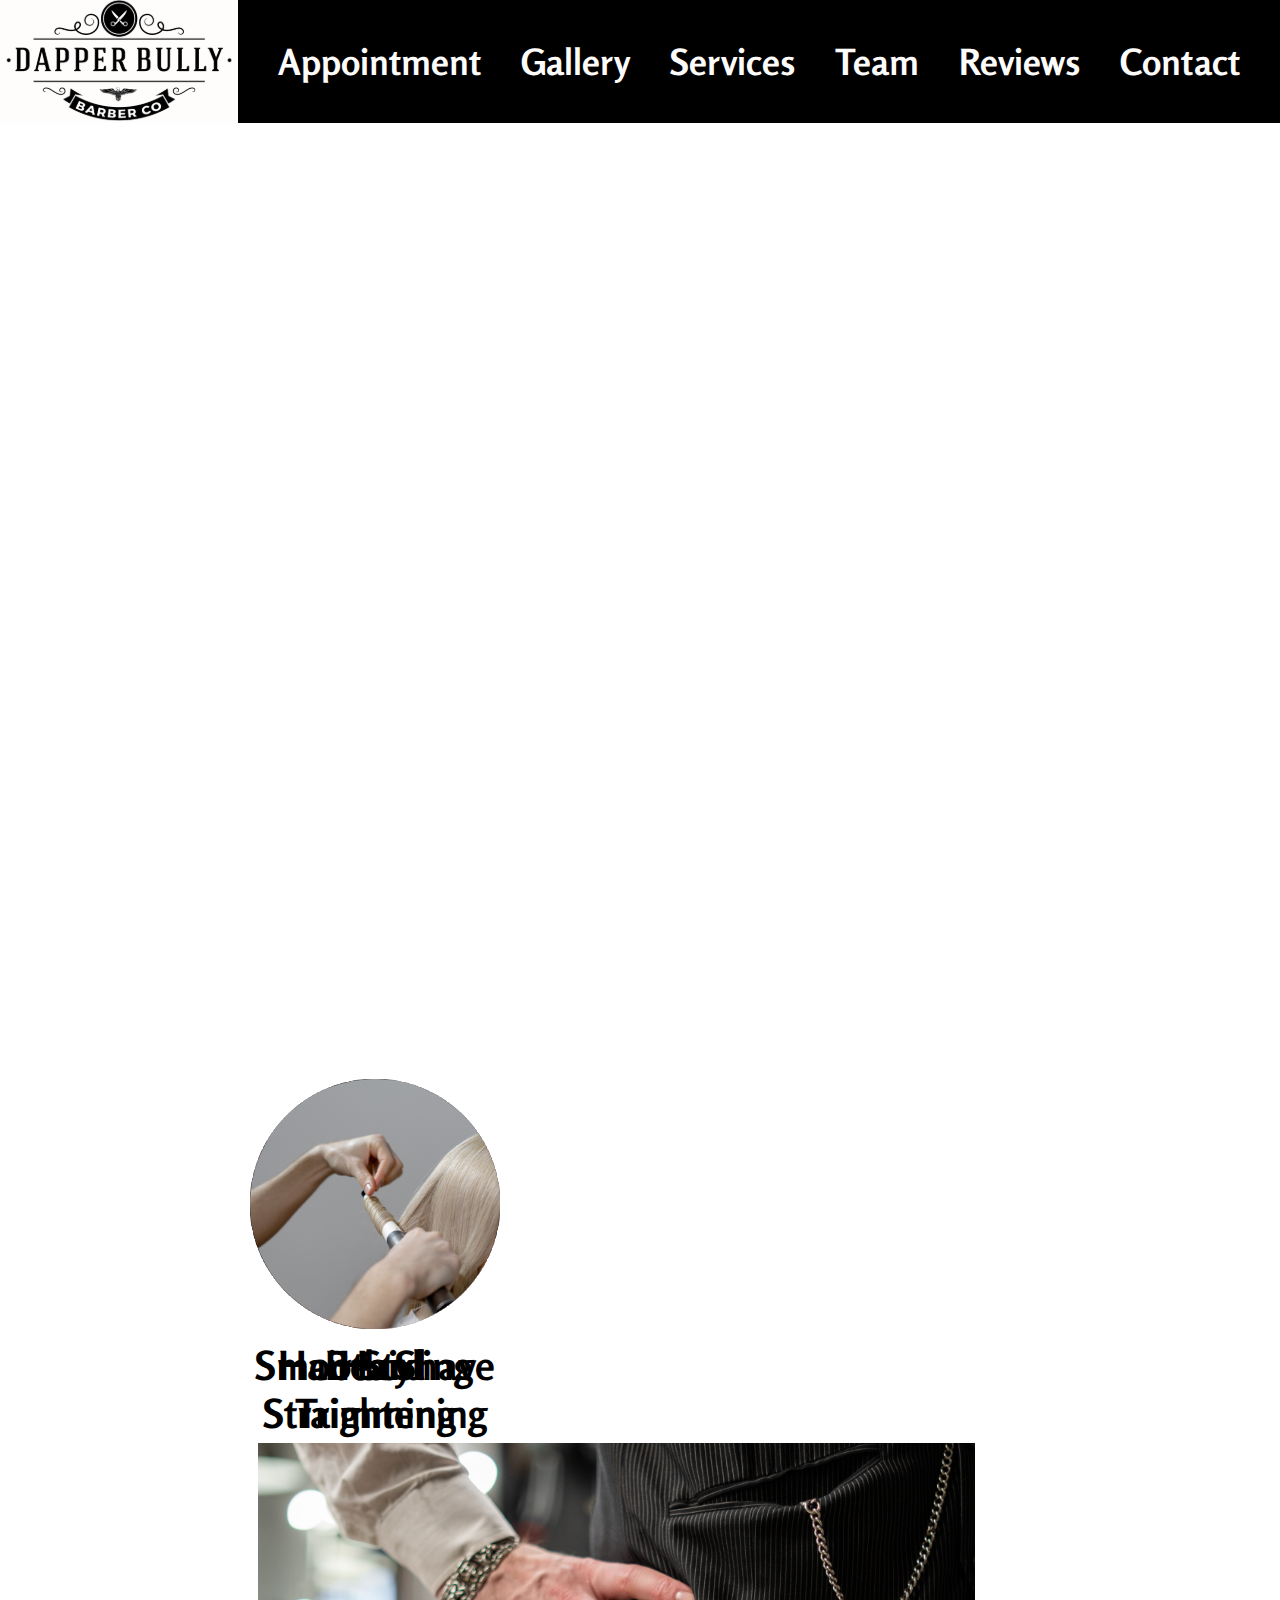
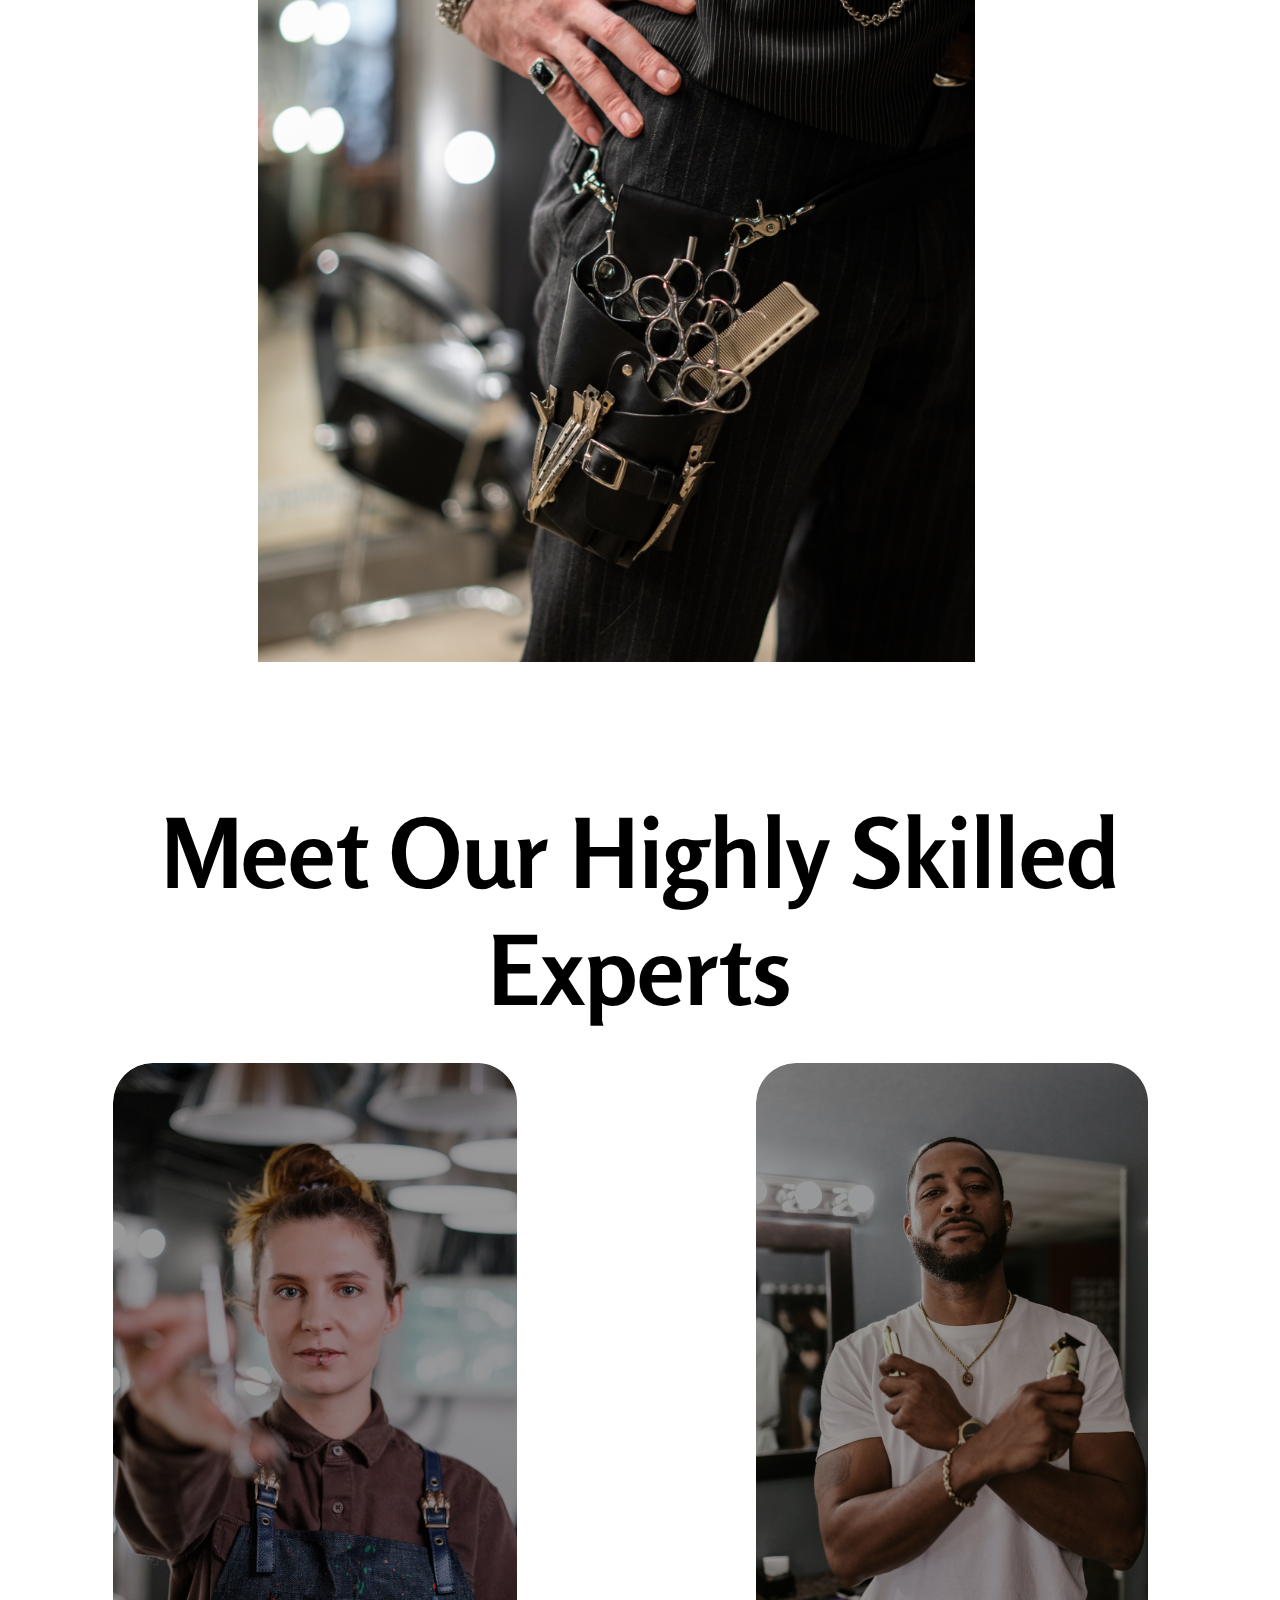
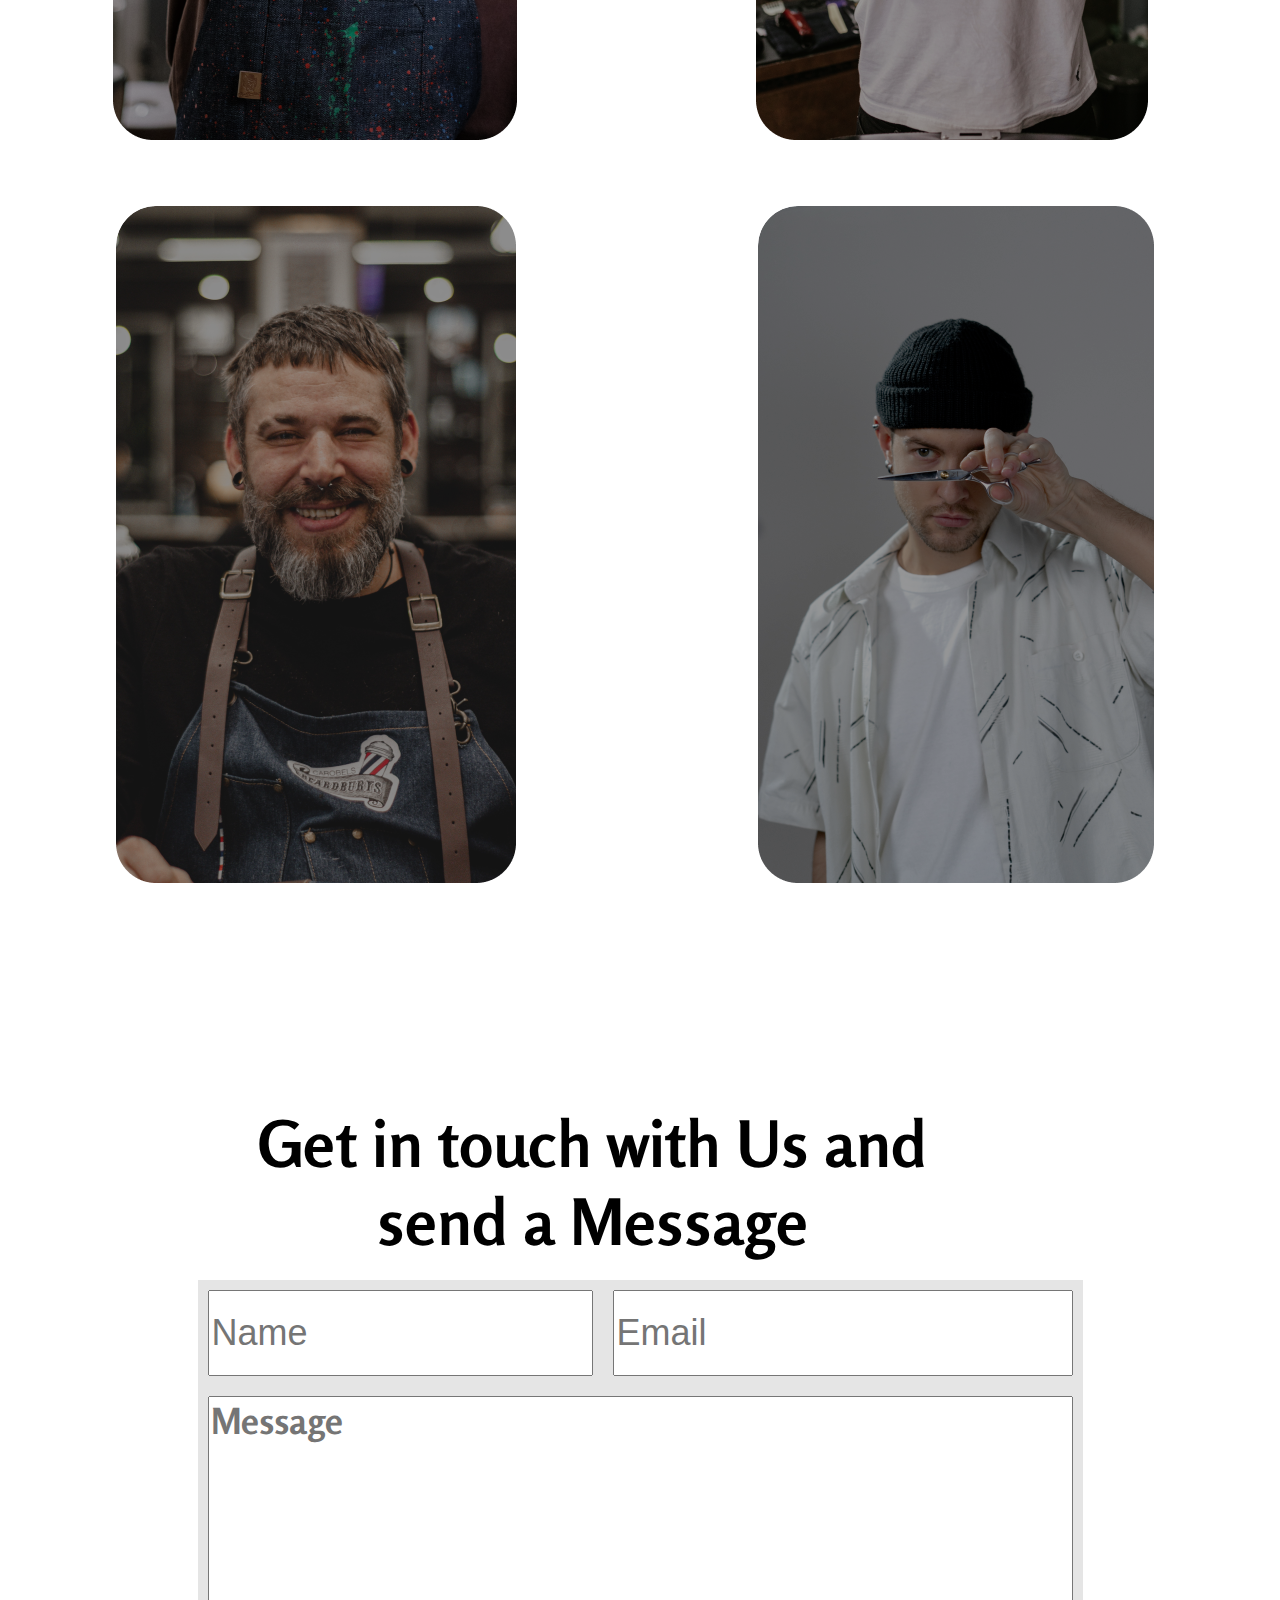
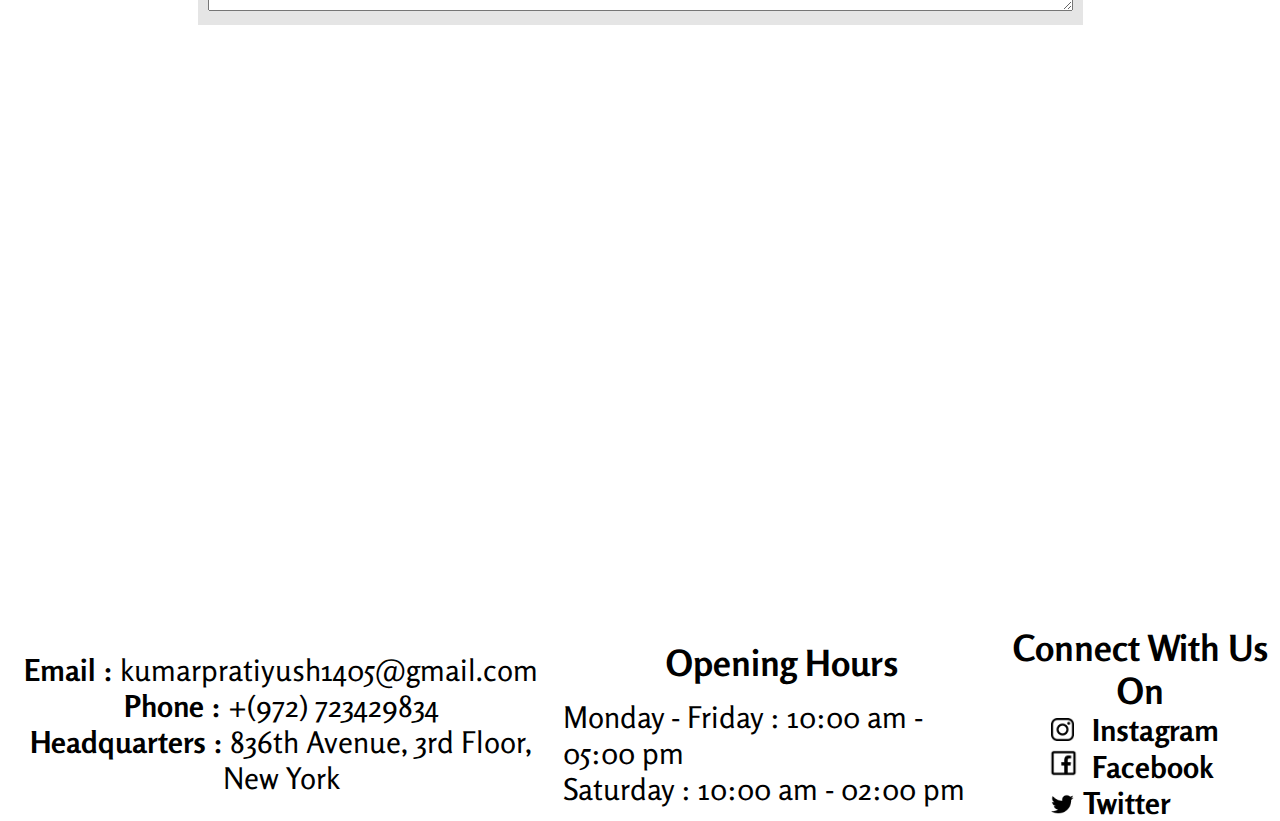
<file: BarberCo/index.html>
<!DOCTYPE html>
<html lang="en">
<head>
    <meta charset="UTF-8">
    <title>Home Work 7</title>
    <link href="https://fonts.googleapis.com/css2?family=Rosario:ital,wght@1,400;1,700&display=swap" rel="stylesheet">
    <link rel="stylesheet" href="./style/style.css">
</head>
<body>

    <header class="header">
        <div class="header-logo">
            <a class="logo-link">
                <img class="link-logo" src="./images/klipartz%201.svg" alt="Logo">
            </a>
        </div>
        <nav class="nav-link">
            <ul class="ul-lists">
                <li class="li-item"><a class="link-item" href="#">Appointment</a></li>
                <li class="li-item"><a class="link-item" href="#2">Gallery</a></li>
                <li class="li-item"><a class="link-item" href="#3">Services</a></li>
                <li class="li-item"><a class="link-item" href="#4">Team</a></li>
                <li class="li-item"><a class="link-item" href="#5">Reviews</a></li>
                <li class="li-item"><a class="link-item" href="#6">Contact</a></li>
            </ul>
        </nav>
    </header>

    <div class="content" id="2">
        <section class="img-one alt-media">
            <div class="container-img-one"><img class="img-rectang" src="./images/Rectangle%2021.png" alt="Rectangle 21"></div>
        </section>
        <section class="img-six alt-media">
            <div class="container-img-six"><img src="./images/Rectangle%2024.png" alt="Rectangle 24"></div>
        </section>
        <section class="img-center">
            <section class="img-two-three">
                <div class="container-img-two"><img src="./images/Rectangle%2020.png" alt="Rectangle 20"></div>
                <div class="container-img-three"><img src="./images/Rectangle%2025.png" alt="Rectangle 25"></div>
            </section>
            <section class="img-four-five" >
                <div class="container-img-four"><img src="./images/Rectangle%2022.png" alt="Rectangle 22"></div>
                <div class="container-img-five"><img src="./images/Rectangle%2023.png" alt="Rectangle 23"></div>
            </section>
        </section>
    </div>

    <div class="gallery" id="3">
        <section class="gallery-spinning-img">
            <section class="spinning-img-one-two">
                <div class="spinning-img-one marg-spr-img">
                    <img src="./images/Ellipse%201.png" alt="One Card">
                    <div class="spinning-text">Hair Styling</div>
                </div>
                <div class="spinning-img-two marg-spr-img">
                    <img src="./images/Ellipse%202.png" alt="Two Card">
                    <div class="spinning-text">Beard Trimming</div>
                </div>
            </section>
            <section class="spinning-img-three-four">
                <div class="spinning-img-three marg-spr-img">
                    <img src="./images/Ellipse%203.png" alt="Three Card">
                    <div class="spinning-text">Smooth Shave</div>
                </div>
                <div class="spinning-img-four marg-spr-img">
                    <img src="./images/Ellipse%204.png" alt="Four Card">
                    <div class="spinning-text">Hair Straightening</div>
                </div>
            </section>
        </section>
        <section class="big-image">
            <div class="static-big-img"><img class="static-big-img-one" src="./images/pexels-cottonbro.png" alt="Pexels"></div>
        </section>
    </div>

    <div class="services" id="4">
        <div class="text-header">Meet Our Highly Skilled Experts</div>
        <section class="services-card">
            <div class="card-item"><div class="team-card">Meredith</div></div>
            <div class="card-item"><div class="team-card">Jason</div></div>
            <div class="card-item"><div class="team-card">Ryan</div></div>
            <div class="card-item"><div class="team-card">James</div></div>
        </section>
    </div>

    <div class="reviews" id="5">
        <div class="column-first">
            <section class="section-reviews">
                <div class="text-input">Get in touch with Us and send a Message</div>
            </section>
            <section class="section-input">
                <section class="input-info">
                    <form class="input-name">
                        <label for="name"></label>
                        <input class="inp-name" type="text" name="name" id="name" placeholder="Name" required>
                    </form>
                    <form class="input-email">
                        <label for="email"></label>
                        <input class="inp-email" type="email" name="email" id="email" placeholder="Email" required>
                    </form>
                </section>
                <section class="inp-massage">
                    <label for="comment"></label>
                    <textarea class="text-comment" id="comment" name="comment" placeholder="Message" cols="50" rows="4"></textarea>
                </section>
            </section>
        </div>

        <section class="iframe-map">
            <iframe class="iframe" src="https://www.google.com/maps/embed?pb=!1m14!1m8!1m3!1d3024.120602072387!2d-73.9924006!3d40.7153615!3m2!1i1024!2i768!4f13.1!3m3!1m2!1s0x89c25a2994cbed5d%3A0xdcaf265eabe94663!2zMTkgRXNzZXggU3QsIE5ldyBZb3JrLCBOWSAxMDAwMiwg0KHQv9C-0LvRg9GH0LXQvdGWINCo0YLQsNGC0Lgg0JDQvNC10YDQuNC60Lg!5e0!3m2!1suk!2sua!4v1652991029459!5m2!1suk!2sua" allowfullscreen="" loading="lazy" referrerpolicy="no-referrer-when-downgrade"></iframe>
        </section>
    </div>

    <footer class="footer" id="6">
        <div class="col-one">
            <div class="col-email low-text"><span class="big-text">Email : </span><a href="mailto:kumarpratiyush1405@gmail.com">kumarpratiyush1405@gmail.com</a></div>
            <div class="col-phone low-text"><span class="big-text">Phone : </span><a href="tel:+(972) 723429834">+(972) 723429834</a></div>
            <div class="col-address low-text"><span class="big-text">Headquarters : </span><a href="https://www.google.com/maps/embed?pb=!1m14!1m8!1m3!1d3024.120602072387!2d-73.9924006!3d40.7153615!3m2!1i1024!2i768!4f13.1!3m3!1m2!1s0x89c25a2994cbed5d%3A0xdcaf265eabe94663!2zMTkgRXNzZXggU3QsIE5ldyBZb3JrLCBOWSAxMDAwMiwg0KHQv9C-0LvRg9GH0LXQvdGWINCo0YLQsNGC0Lgg0JDQvNC10YDQuNC60Lg!5e0!3m2!1suk!2sua!4v1652991029459!5m2!1suk!2sua" allowfullscreen="" loading="lazy" referrerpolicy="no-referrer-when-downgrade" target="_blank">836th Avenue, 3rd Floor, New York</a></div>
        </div>

        <div class="col-two">
            <div class="col-tow-header">Opening Hours</div>
            <div class="col-week">Monday - Friday : 10:00 am - 05:00 pm</div>
            <div class="col-week">Saturday : 10:00 am - 02:00 pm</div>
        </div>

        <div class="col-three">
            <div class="col-three-header">Connect With Us On</div>
            <section class="text-center">
                <div class="col-instagram">
                    <a class="link-site" href="https://www.instagram.com/" target="_blank">
                        <img class="img-icon-inst" src="./images/pngwing%201.png" alt="Instagram">Instagram
                    </a>
                </div>
                <div class="col-facebook">
                    <a class="link-site" href="https://twitter.com/" target="_blank">
                        <img class="img-icon-face" src="./images/pngwing%202.png" alt="Facebook">Facebook
                    </a>
                </div>
                <div class="col-twitter">
                    <a class="link-site" href="https://uk-ua.facebook.com/" target="_blank">
                        <img class="img-icon-twit" src="./images/pngwing%203.png" alt="Twitter">Twitter
                    </a>
                </div>
            </section>
        </div>

    </footer>

</body>
</html>
</file>
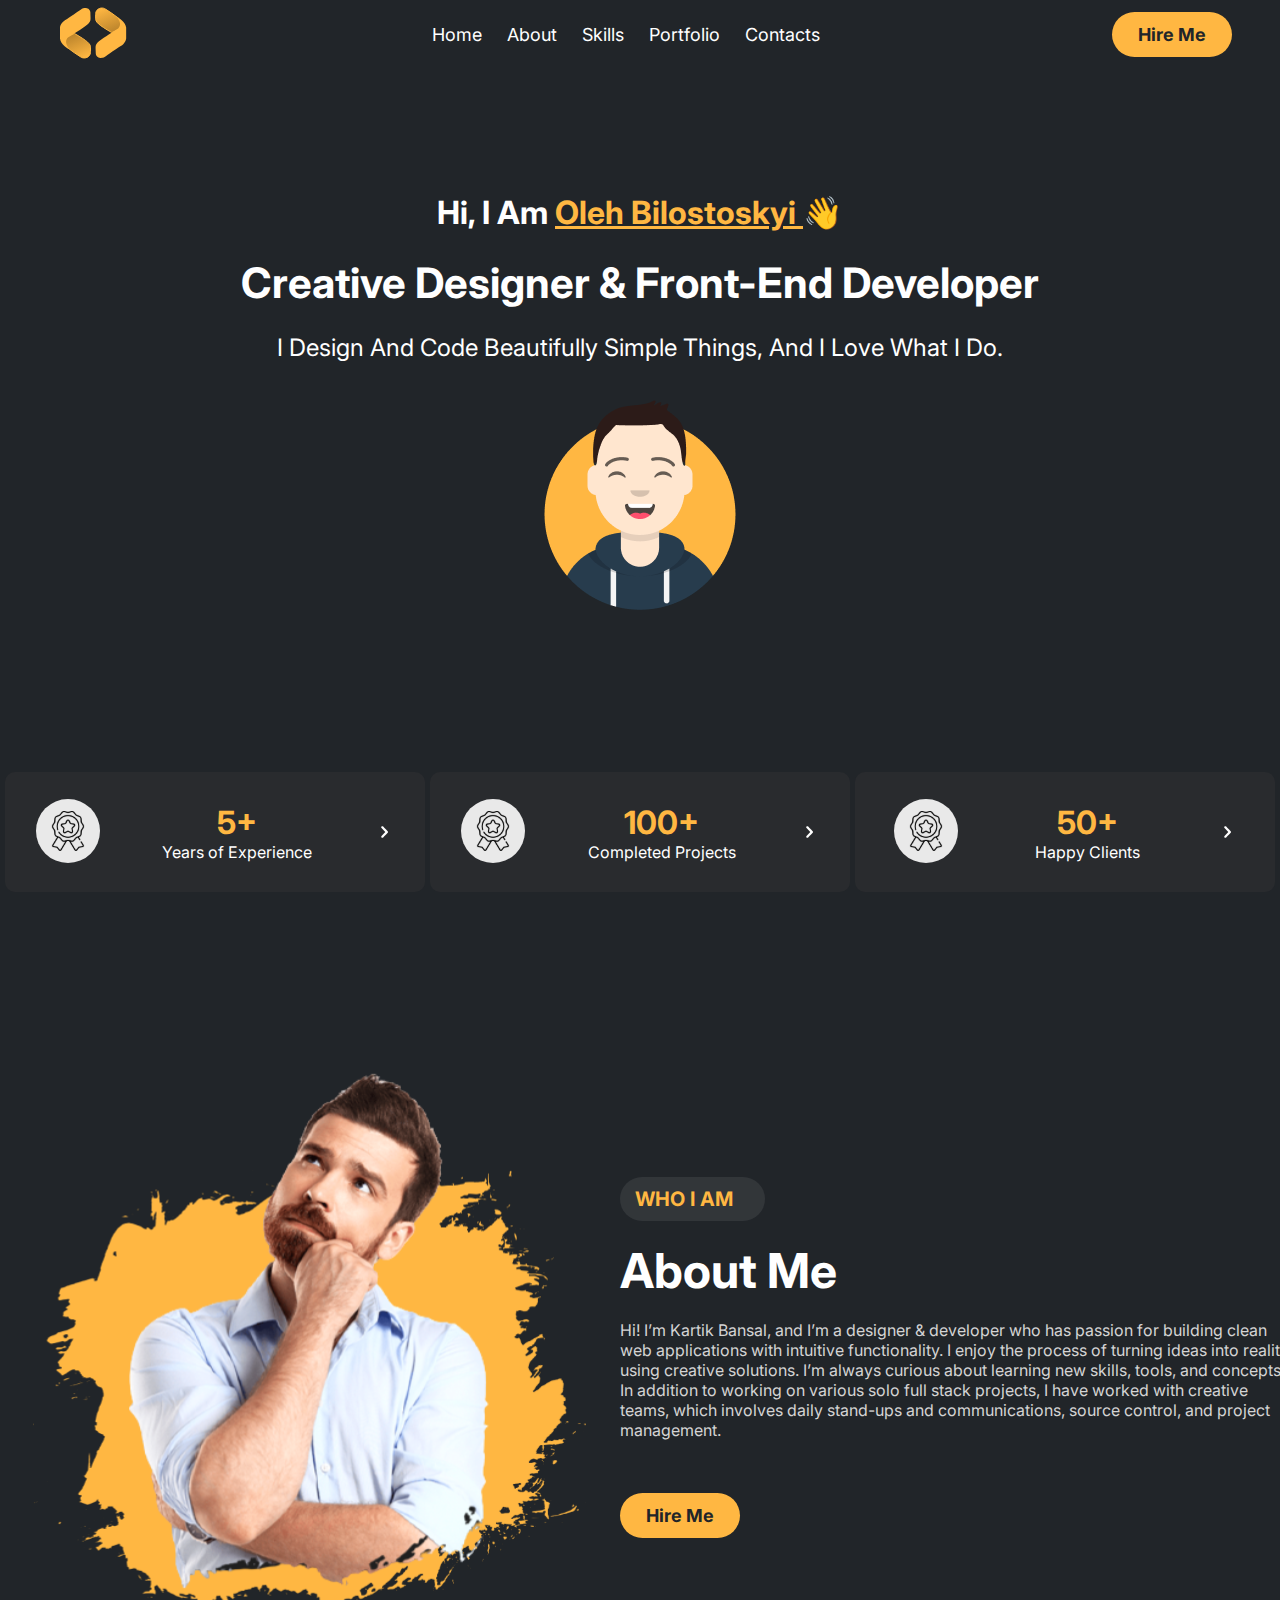
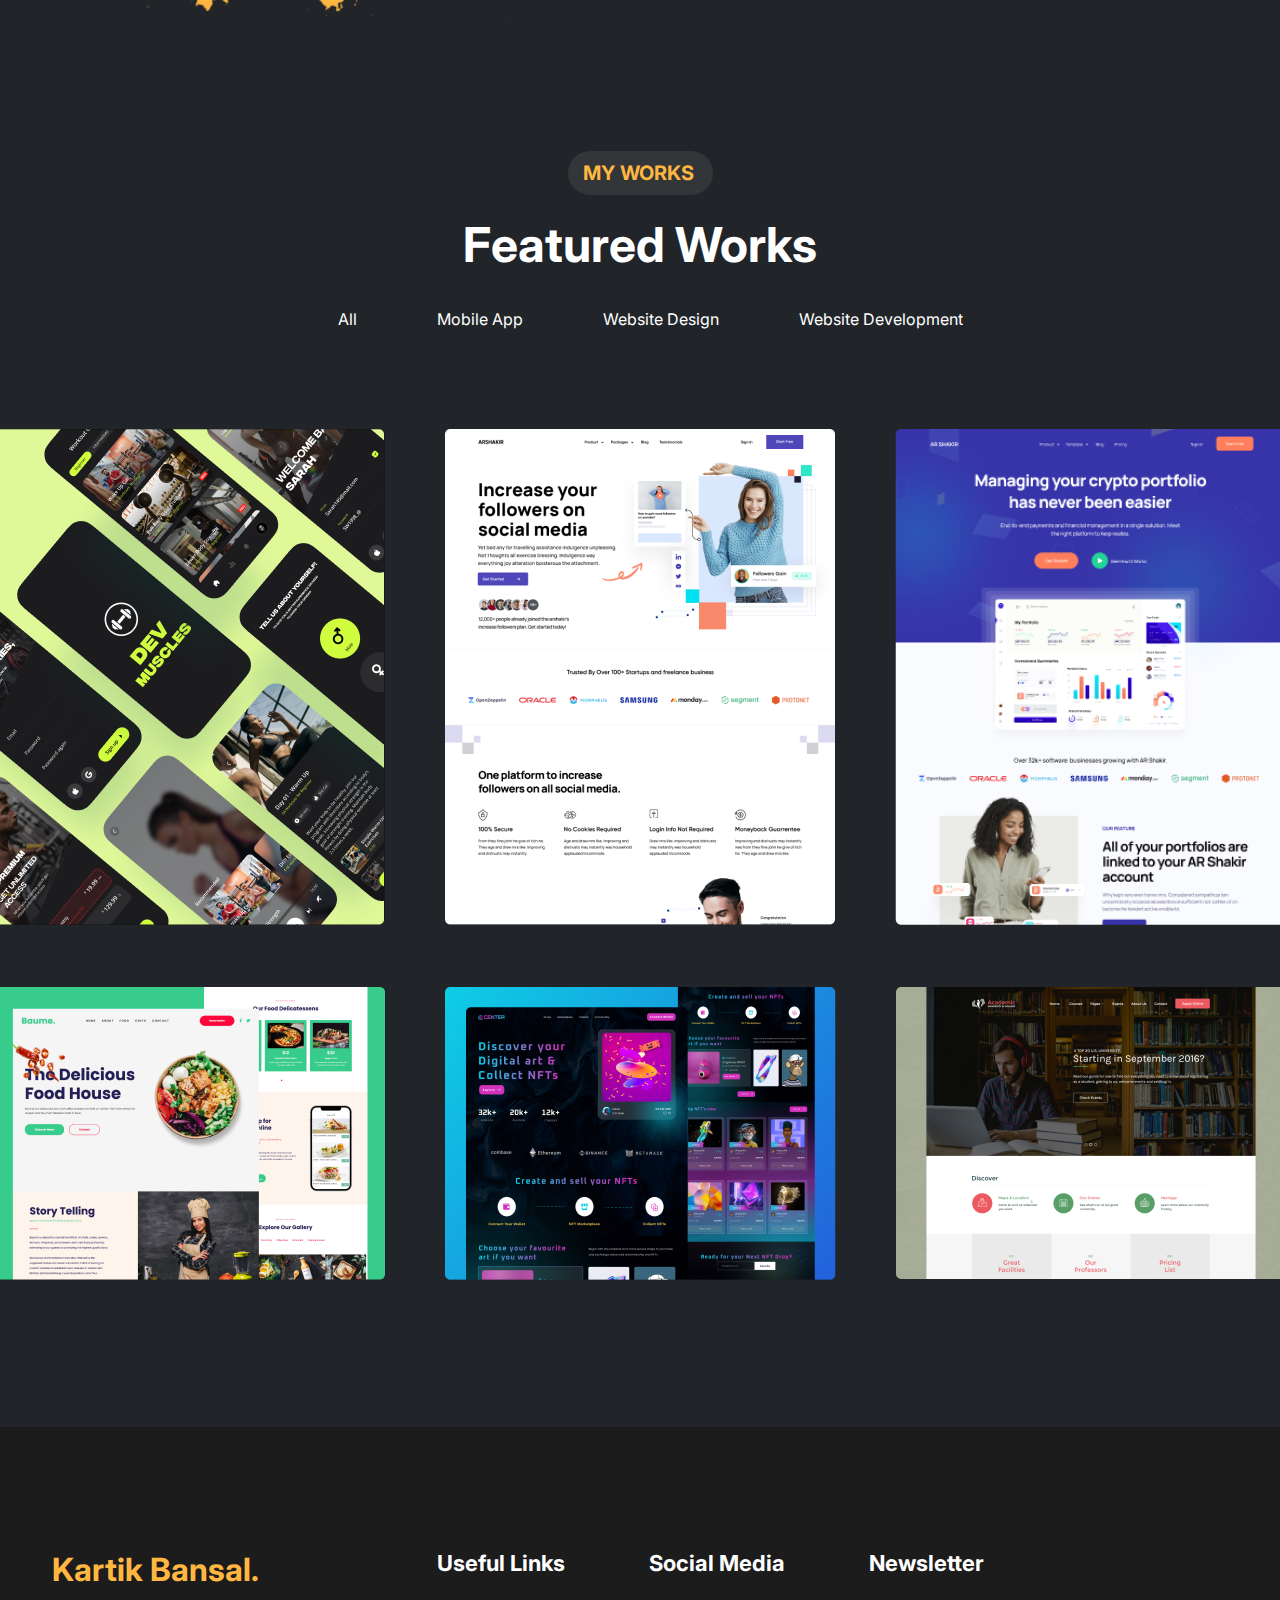
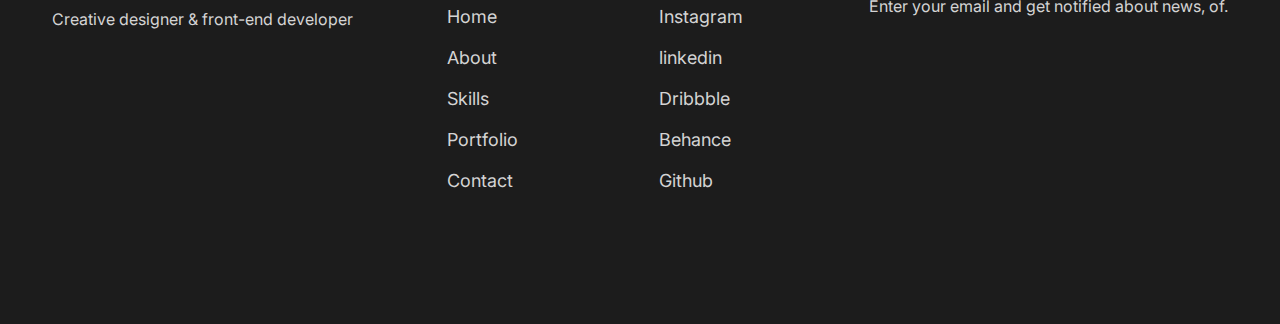
<file: CreativeDesigner/index.html>
<!DOCTYPE html>
<html lang="en">
    <head>
        <meta charset="UTF-8" />
        <meta http-equiv="X-UA-Compatible" content="IE=edge" />
        <meta name="viewport" content="width=device-width, initial-scale=1.0" />
        <title>Home Work 5</title>
        <link
            href="https://fonts.googleapis.com/css2?family=Inter:wght@400;700&display=swap"
            rel="stylesheet"
        />
        <link rel="stylesheet" href="style/style.css" />
    </head>
    <body>
        <header>
            <div class="header">
                <a href="#" class="logo"
                    ><img src="./images/logo.svg" alt="logo"
                /></a>
                <ul class="nav">
                    <li class="nav-item"><a href="#">Home</a></li>
                    <li class="nav-item"><a href="#">about</a></li>
                    <li class="nav-item"><a href="#">Skills</a></li>
                    <li class="nav-item"><a href="#">portfolio</a></li>
                    <li class="nav-item"><a href="#">Contacts</a></li>
                </ul>
                <div><a class="global-btn" href="#">Hire Me</a></div>
            </div>
        </header>
        <section class="section">
            <div class="first-text">
                Hi, I am
                <a
                    target="_blank"
                    class="text-link"
                    href="https://www.linkedin.com/in/oleg-belostotskyi-a535a921b/"
                    >Oleh Bilostoskyi </a
                >👋
            </div>
            <div class="second-text">
                Creative designer & front-end developer
            </div>
            <div class="last-text">
                I design and code beautifully simple things, and I love what I
                do.
            </div>
            <div class="sect-img">
                <img src="./images/Avataaar.png" alt="Oleh Bilostoskyi" />
            </div>
        </section>

        <section class="section-card">
            <div class="card-item">
                <div class="item-logo">
                    <img src="./images/Group 6.svg" alt="Firs Logo" />
                </div>
                <div class="color-text">
                    <div class="yellow-text">5+</div>
                    <div class="white-text">Years of Experience</div>
                </div>
                <svg
                    class="item-more"
                    width="20"
                    height="20"
                    viewBox="0 0 20 20"
                    fill="#FFF"
                    xmlns="http://www.w3.org/2000/svg"
                >
                    <path
                        d="M9.16301 4.51593C9.58101 4.92393 13.665 9.21093 13.665 9.21093C13.7709 9.31307 13.855 9.43548 13.9126 9.57087C13.9701 9.70625 13.9997 9.85184 13.9997 9.99893C13.9997 10.146 13.9701 10.2916 13.9126 10.427C13.855 10.5624 13.7709 10.6848 13.665 10.7869C13.665 10.7869 9.58101 15.0759 9.16301 15.4819C8.74501 15.8899 7.99301 15.9179 7.54801 15.4819C7.10201 15.0479 7.06701 14.4409 7.54801 13.9079L11.295 9.99993L7.54801 6.09193C7.06701 5.55893 7.10201 4.95093 7.54801 4.51593C7.99301 4.07993 8.74501 4.10693 9.16301 4.51593Z"
                        fill="#B3B3B3"
                    />
                </svg>
            </div>

            <div class="card-item">
                <div class="item-logo">
                    <img src="./images/Group 6.svg" alt="Firs Logo" />
                </div>
                <div class="color-text">
                    <div class="yellow-text">100+</div>
                    <div class="white-text">Completed Projects</div>
                </div>
                <svg
                    class="item-more"
                    width="20"
                    height="20"
                    viewBox="0 0 20 20"
                    fill="#FFF"
                    xmlns="http://www.w3.org/2000/svg"
                >
                    <path
                        d="M9.16301 4.51593C9.58101 4.92393 13.665 9.21093 13.665 9.21093C13.7709 9.31307 13.855 9.43548 13.9126 9.57087C13.9701 9.70625 13.9997 9.85184 13.9997 9.99893C13.9997 10.146 13.9701 10.2916 13.9126 10.427C13.855 10.5624 13.7709 10.6848 13.665 10.7869C13.665 10.7869 9.58101 15.0759 9.16301 15.4819C8.74501 15.8899 7.99301 15.9179 7.54801 15.4819C7.10201 15.0479 7.06701 14.4409 7.54801 13.9079L11.295 9.99993L7.54801 6.09193C7.06701 5.55893 7.10201 4.95093 7.54801 4.51593C7.99301 4.07993 8.74501 4.10693 9.16301 4.51593Z"
                        fill="#B3B3B3"
                    />
                </svg>
            </div>

            <div class="card-item">
                <div class="item-logo">
                    <img src="./images/Group 6.svg" alt="Firs Logo" />
                </div>
                <div class="color-text">
                    <div class="yellow-text">50+</div>
                    <div class="white-text">Happy Clients</div>
                </div>
                <svg
                    class="item-more"
                    width="20"
                    height="20"
                    viewBox="0 0 20 20"
                    fill="#FFF"
                    xmlns="http://www.w3.org/2000/svg"
                >
                    <path
                        d="M9.16301 4.51593C9.58101 4.92393 13.665 9.21093 13.665 9.21093C13.7709 9.31307 13.855 9.43548 13.9126 9.57087C13.9701 9.70625 13.9997 9.85184 13.9997 9.99893C13.9997 10.146 13.9701 10.2916 13.9126 10.427C13.855 10.5624 13.7709 10.6848 13.665 10.7869C13.665 10.7869 9.58101 15.0759 9.16301 15.4819C8.74501 15.8899 7.99301 15.9179 7.54801 15.4819C7.10201 15.0479 7.06701 14.4409 7.54801 13.9079L11.295 9.99993L7.54801 6.09193C7.06701 5.55893 7.10201 4.95093 7.54801 4.51593C7.99301 4.07993 8.74501 4.10693 9.16301 4.51593Z"
                        fill="#B3B3B3"
                    />
                </svg>
            </div>
        </section>

        <section class="section-about-me">
            <div class="container-img">
                <img
                    src="./images/Screenshot 2022-04-15 at 7.05 1.svg"
                    alt="Person"
                />
            </div>
            <div class="container-info">
                <div class="who-iam">Who I am</div>
                <div class="about-me">About Me</div>
                <p class="person-ifo">
                    Hi! I’m Kartik Bansal, and I’m a designer & developer who
                    has passion for building clean web applications with
                    intuitive functionality. I enjoy the process of turning
                    ideas into reality using creative solutions. I’m always
                    curious about learning new skills, tools, and concepts. In
                    addition to working on various solo full stack projects, I
                    have worked with creative teams, which involves daily
                    stand-ups and communications, source control, and project
                    management.
                </p>
                <div><a class="global-btn" href="#">Hire Me</a></div>
            </div>
        </section>

        <section class="section-works">
            <div class="who-iam">my works</div>
            <div class="about-me">Featured Works</div>
            <div class="menu-item-info">
                <ul class="main-menu">
                    <li class="menu-item">All</li>
                    <li class="menu-item">Mobile App</li>
                    <li class="menu-item">Website Design</li>
                    <li class="menu-item">Website Development</li>
                </ul>
            </div>
            <div class="menu-card">
                <div class="card-pic">
                    <img src="./images/Photo 1.png" alt="Pictures" />
                </div>
                <div class="card-pic">
                    <img src="./images/Photo 2.png" alt="Pictures" />
                </div>
                <div class="card-pic">
                    <img src="./images/Photo 3.png" alt="Pictures" />
                </div>
            </div>
            <div class="menu-card">
                <div class="card-pic">
                    <img src="./images/Photo 4.png" alt="Pictures" />
                </div>
                <div class="card-pic">
                    <img src="./images/Photo 5.png" alt="Pictures" />
                </div>
                <div class="card-pic">
                    <img src="./images/Photo 6.png" alt="Pictures" />
                </div>
            </div>
        </section>

        <footer class="footer">
            <div class="kartik-bansal">
                <div class="text-yellow">Kartik Bansal.</div>
                <div class="text-creative">
                    Creative designer & front-end developer
                </div>
            </div>
            <div class="useful-links">
                <div class="footer-text">Useful Links</div>
                <ul class="footer-items">
                    <li class="item-li">Home</li>
                    <li class="item-li">About</li>
                    <li class="item-li">Skills</li>
                    <li class="item-li">Portfolio</li>
                    <li class="item-li">Contact</li>
                </ul>
            </div>
            <div class="social-media">
                <div class="footer-text">Social Media</div>
                <ul class="footer-items">
                    <li class="item-li">Instagram</li>
                    <li class="item-li">linkedin</li>
                    <li class="item-li">Dribbble</li>
                    <li class="item-li">Behance</li>
                    <li class="item-li">Github</li>
                </ul>
            </div>
            <div class="newsletter">
                <div class="footer-text">Newsletter</div>
                <div class="text-creative">
                    Enter your email and get notified about news, of.
                </div>
            </div>
        </footer>
    </body>
</html>
</file>
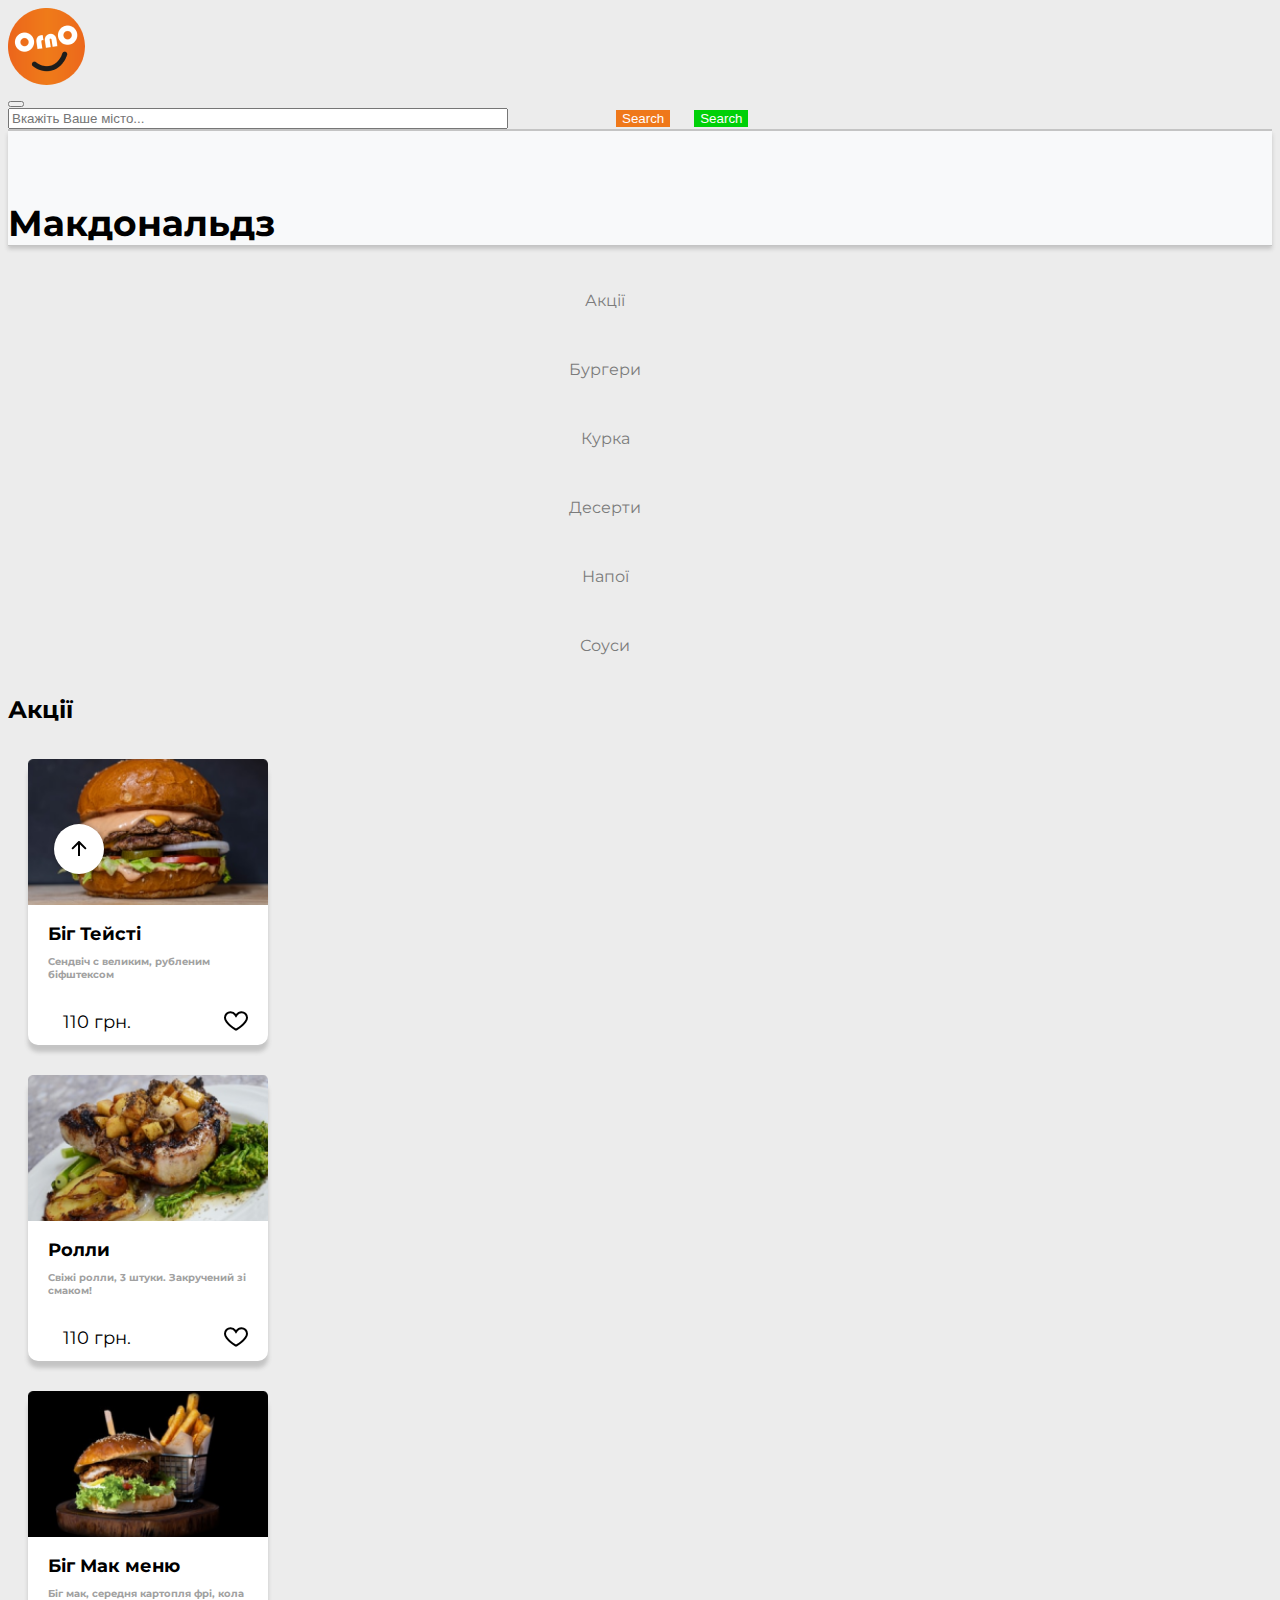
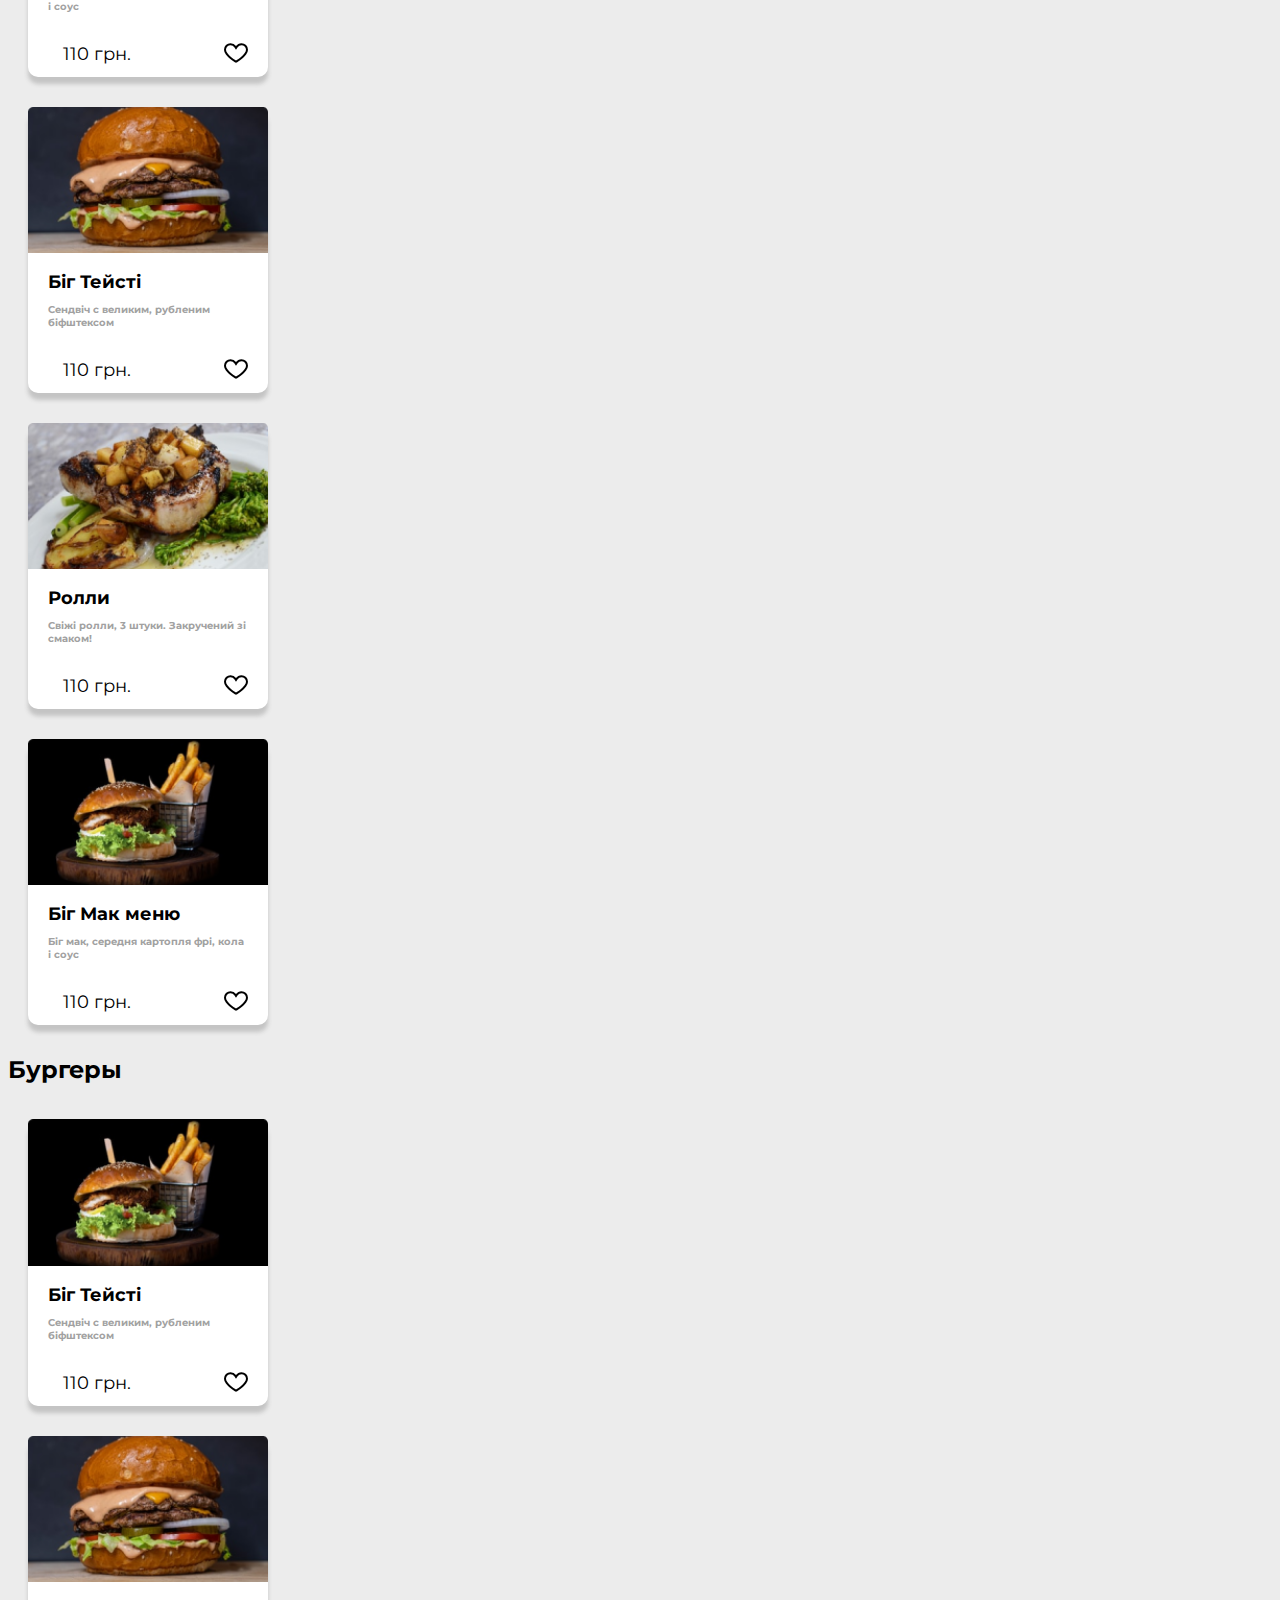
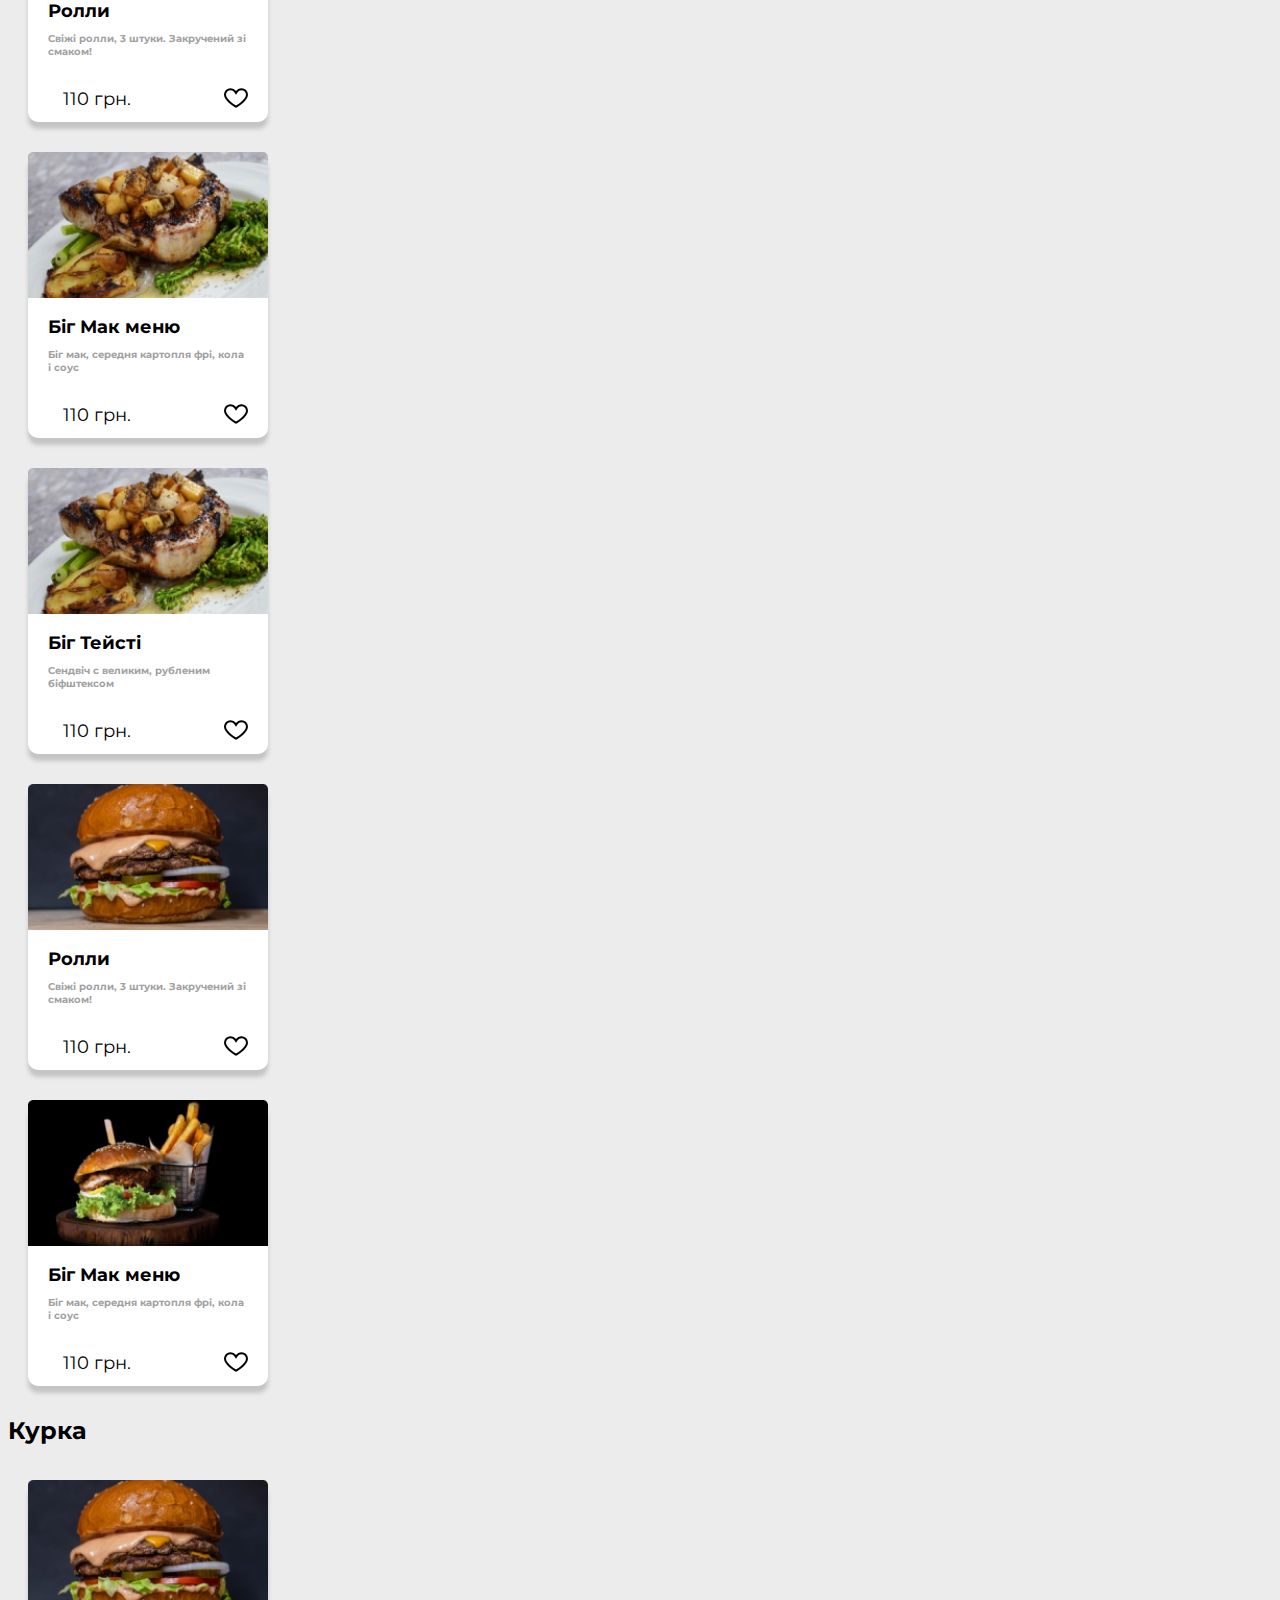
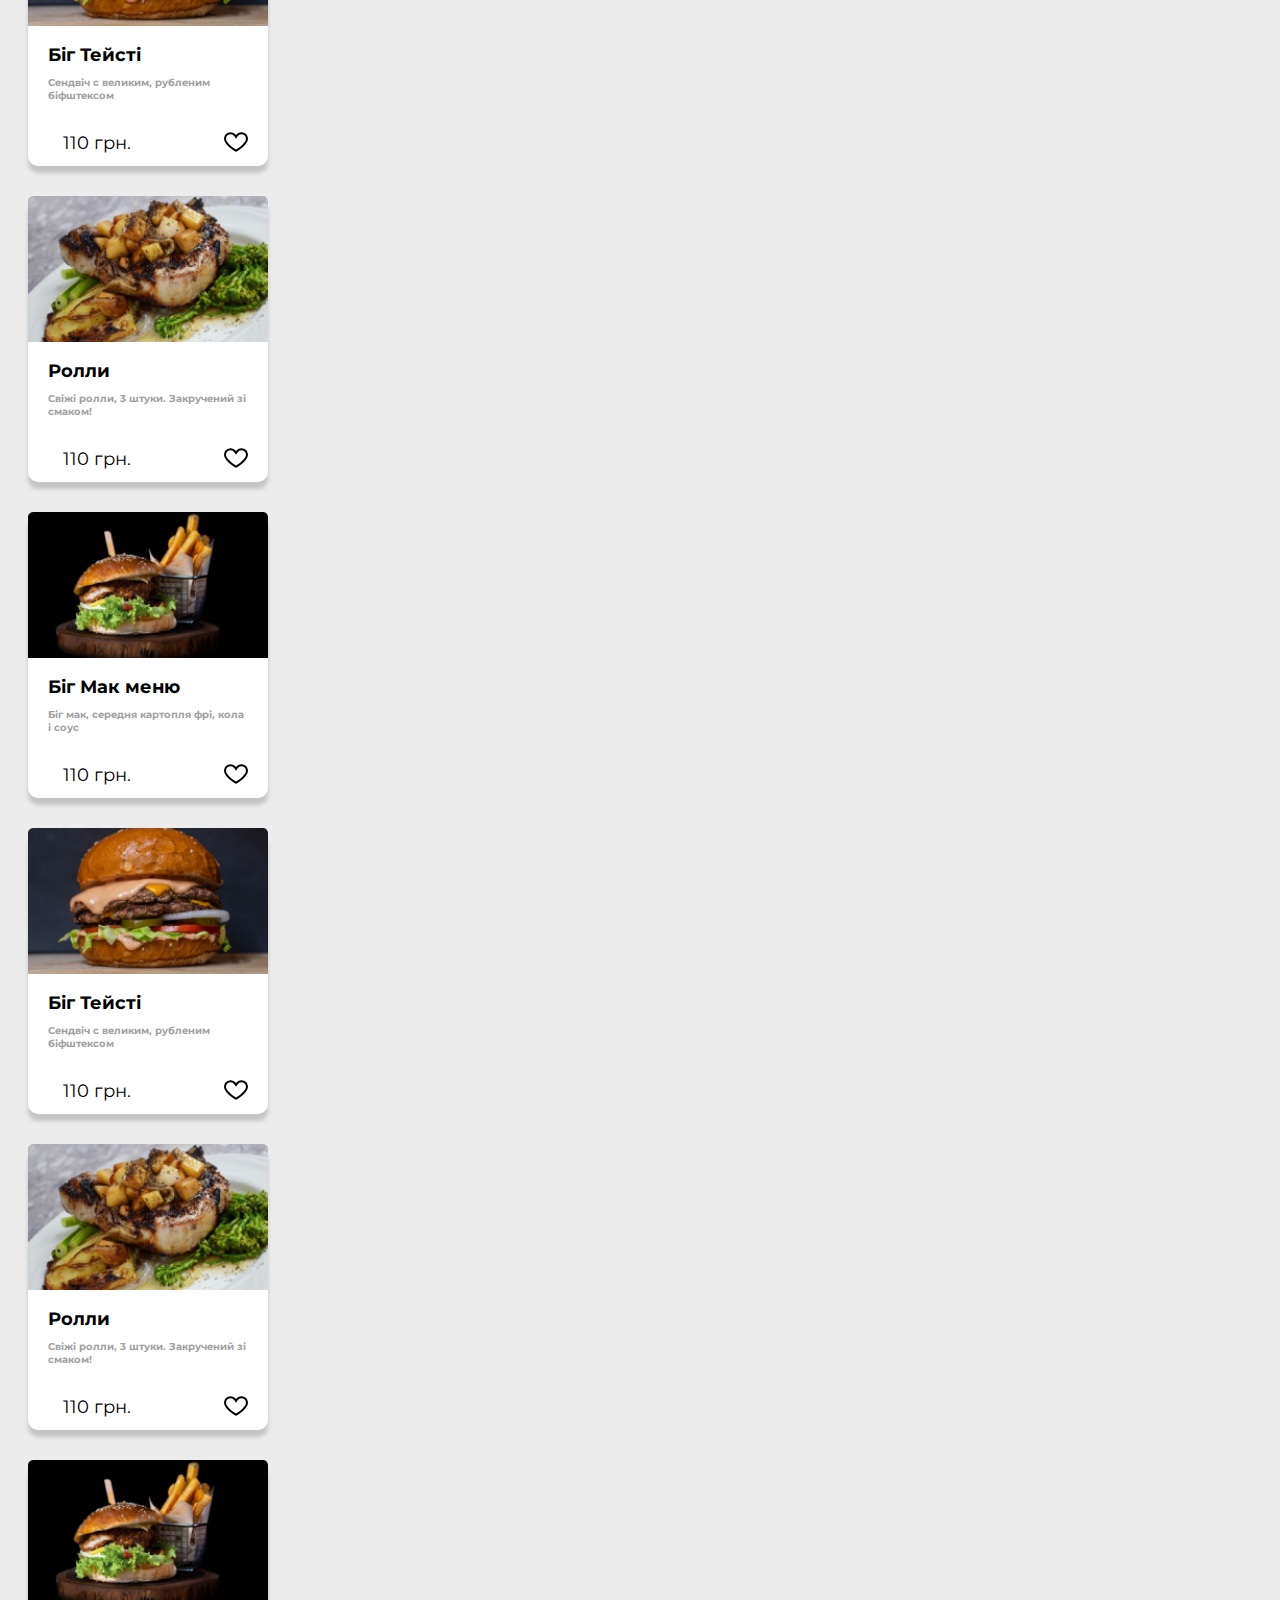
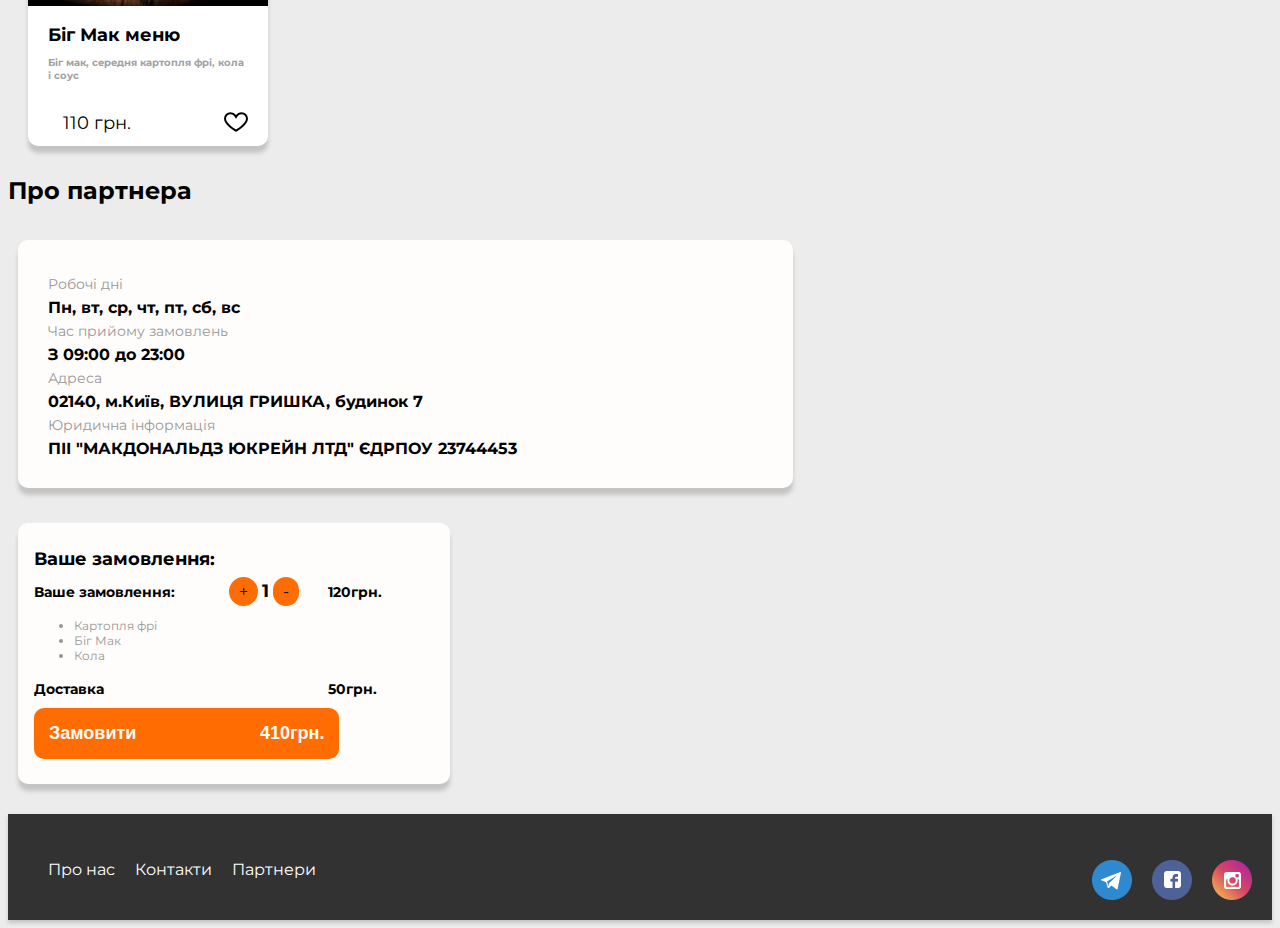
<file: McDonald's/index.html>
<!DOCTYPE html>
<html lang="en">
<head>
    <meta charset="UTF-8">
    <link href="https://fonts.googleapis.com/css2?family=Montserrat:wght@500&display=swap" rel="stylesheet">
    <link href="https://cdn.jsdelivr.net/npm/bootstrap@5.1.3/dist/css/bootstrap.min.css" rel="stylesheet" integrity="sha384-1BmE4kWBq78iYhFldvKuhfTAU6auU8tT94WrHftjDbrCEXSU1oBoqyl2QvZ6jIW3" crossorigin="anonymous">
    <link rel="stylesheet" href="./style/style.css">
    <title>Home Work 10</title>
</head>
<body>
    <nav class="header navbar navbar-expand-lg navbar-light bg-light">
        <div class="header-flex container-fluid">
            <div class="img-flex">
                <img src="./images/orno%20logo%201.png" alt="Header Logo">
            </div>
            <button class="navbar-toggler" type="button" data-bs-toggle="collapse" data-bs-target="#navbarSupportedContent" aria-controls="navbarSupportedContent" aria-expanded="false" aria-label="Toggle navigation">
                <span class="navbar-toggler-icon"></span>
            </button>
            <div class="collapse navbar-collapse" id="navbarSupportedContent">
                <form class="d-flex">
                    <input class="min-width-inp form-control me-2" type="search" placeholder="Вкажіть Ваше місто..." aria-label="Search">
                    <button class="btn-yellow btn btn-outline-success" type="submit">Search</button>
                    <button class="btn-green btn btn-outline-success" type="submit">Search</button>
                </form>
            </div>
        </div>
    </nav>

    <div class="container-mc">
        <div class="header-mc">
            <div class="mc-text">Макдональдз</div>
        </div>
    </div>

    <div class="nav">
        <div class="container ">
            <div class="row nav-low">
                <div class="item-margin col-1">Акції</div>
                <div class="item-margin col-1">Бургери</div>
                <div class="item-margin col-1">Курка</div>
                <div class="item-margin col-1">Десерти</div>
                <div class="item-margin col-1">Напої</div>
                <div class="item-margin col-1">Соуси</div>
            </div>
        </div>
    </div>

    <div class="sale">
        <div class="container">
            <div class="row">
                <div class="sale-card col-1">Акції</div>
            </div>
        </div>
    </div>

    <div class="nav">
        <div class="container">
            <div class="card-row row max-width-center">

                <div class="card-one">
                    <div><img class="img-burger" src="./images/pic.png" alt="Card One"></div>
                    <div class="card-center">
                        <div class="card-text">Біг Тейсті</div>
                        <div class="card-info">Сендвіч с великим, рубленим біфштексом</div>
                        <div class="many-and-like">
                            <div class="card-cash">В корзину</div>
                            <span class="card-many text-transform-left">110 грн.</span>
                            <svg width="24" height="20" viewBox="0 0 24 20" fill="none" xmlns="http://www.w3.org/2000/svg">
                                <path d="M12.0118 18.6669C12.009 18.6686 12.0062 18.6702 12.0033 18.6719C11.9999 18.6699 11.9964 18.6678 11.993 18.6658C11.6741 18.4774 11.2161 18.1999 10.6654 17.8462C9.56206 17.1376 8.09621 16.1297 6.63532 14.9279C5.1695 13.722 3.73847 12.3451 2.68148 10.9034C1.61629 9.45043 1 8.02599 1 6.70412C1 3.6511 3.47496 1.1761 6.52802 1.1761V1.17613L6.53582 1.17607C8.40135 1.16152 10.1454 2.09983 11.1613 3.6646L11.9951 4.94902L12.8359 3.66908C13.8602 2.10949 15.6024 1.17199 17.4683 1.17609C20.5165 1.1916 22.9839 3.65853 23 6.7066C22.9992 8.05462 22.3805 9.49108 21.3177 10.945C20.2615 12.3899 18.8315 13.763 17.3666 14.9623C15.9065 16.1576 14.4414 17.1562 13.3386 17.8571C12.7882 18.207 12.3305 18.4811 12.0118 18.6669Z" stroke="black" stroke-width="2"/>
                            </svg>
                        </div>
                    </div>
                </div>

                <div class="card-one">
                    <div><img class="img-burger" src="./images/pic (1).png" alt="Card One"></div>
                    <div class="card-center">
                        <div class="card-text">Ролли</div>
                        <div class="card-info">Свіжі ролли, 3 штуки. Закручений зі смаком!</div>
                        <div class="many-and-like">
                            <div class="card-cash">В корзину</div>
                            <span class="card-many text-transform-left">110 грн.</span>
                            <svg width="24" height="20" viewBox="0 0 24 20" fill="none" xmlns="http://www.w3.org/2000/svg">
                                <path d="M12.0118 18.6669C12.009 18.6686 12.0062 18.6702 12.0033 18.6719C11.9999 18.6699 11.9964 18.6678 11.993 18.6658C11.6741 18.4774 11.2161 18.1999 10.6654 17.8462C9.56206 17.1376 8.09621 16.1297 6.63532 14.9279C5.1695 13.722 3.73847 12.3451 2.68148 10.9034C1.61629 9.45043 1 8.02599 1 6.70412C1 3.6511 3.47496 1.1761 6.52802 1.1761V1.17613L6.53582 1.17607C8.40135 1.16152 10.1454 2.09983 11.1613 3.6646L11.9951 4.94902L12.8359 3.66908C13.8602 2.10949 15.6024 1.17199 17.4683 1.17609C20.5165 1.1916 22.9839 3.65853 23 6.7066C22.9992 8.05462 22.3805 9.49108 21.3177 10.945C20.2615 12.3899 18.8315 13.763 17.3666 14.9623C15.9065 16.1576 14.4414 17.1562 13.3386 17.8571C12.7882 18.207 12.3305 18.4811 12.0118 18.6669Z" stroke="black" stroke-width="2"/>
                            </svg>
                        </div>
                    </div>
                </div>

                <div class="card-one">
                    <div><img class="img-burger" src="./images/pic (2).png" alt="Card One"></div>
                    <div class="card-center">
                        <div class="card-text">Біг Мак меню</div>
                        <div class="card-info">Біг мак, середня картопля фрі, кола і соус </div>
                        <div class="many-and-like">
                            <div class="card-cash">В корзину</div>
                            <span class="card-many text-transform-left">110 грн.</span>
                            <svg width="24" height="20" viewBox="0 0 24 20" fill="none" xmlns="http://www.w3.org/2000/svg">
                                <path d="M12.0118 18.6669C12.009 18.6686 12.0062 18.6702 12.0033 18.6719C11.9999 18.6699 11.9964 18.6678 11.993 18.6658C11.6741 18.4774 11.2161 18.1999 10.6654 17.8462C9.56206 17.1376 8.09621 16.1297 6.63532 14.9279C5.1695 13.722 3.73847 12.3451 2.68148 10.9034C1.61629 9.45043 1 8.02599 1 6.70412C1 3.6511 3.47496 1.1761 6.52802 1.1761V1.17613L6.53582 1.17607C8.40135 1.16152 10.1454 2.09983 11.1613 3.6646L11.9951 4.94902L12.8359 3.66908C13.8602 2.10949 15.6024 1.17199 17.4683 1.17609C20.5165 1.1916 22.9839 3.65853 23 6.7066C22.9992 8.05462 22.3805 9.49108 21.3177 10.945C20.2615 12.3899 18.8315 13.763 17.3666 14.9623C15.9065 16.1576 14.4414 17.1562 13.3386 17.8571C12.7882 18.207 12.3305 18.4811 12.0118 18.6669Z" stroke="black" stroke-width="2"/>
                            </svg>
                        </div>
                    </div>
                </div>

                <div class="card-one">
                    <div><img class="img-burger" src="./images/pic.png" alt="Card One"></div>
                    <div class="card-center">
                        <div class="card-text">Біг Тейсті</div>
                        <div class="card-info">Сендвіч с великим, рубленим біфштексом</div>
                        <div class="many-and-like">
                            <div class="card-cash">В корзину</div>
                            <span class="card-many text-transform-left">110 грн.</span>
                            <svg width="24" height="20" viewBox="0 0 24 20" fill="none" xmlns="http://www.w3.org/2000/svg">
                                <path d="M12.0118 18.6669C12.009 18.6686 12.0062 18.6702 12.0033 18.6719C11.9999 18.6699 11.9964 18.6678 11.993 18.6658C11.6741 18.4774 11.2161 18.1999 10.6654 17.8462C9.56206 17.1376 8.09621 16.1297 6.63532 14.9279C5.1695 13.722 3.73847 12.3451 2.68148 10.9034C1.61629 9.45043 1 8.02599 1 6.70412C1 3.6511 3.47496 1.1761 6.52802 1.1761V1.17613L6.53582 1.17607C8.40135 1.16152 10.1454 2.09983 11.1613 3.6646L11.9951 4.94902L12.8359 3.66908C13.8602 2.10949 15.6024 1.17199 17.4683 1.17609C20.5165 1.1916 22.9839 3.65853 23 6.7066C22.9992 8.05462 22.3805 9.49108 21.3177 10.945C20.2615 12.3899 18.8315 13.763 17.3666 14.9623C15.9065 16.1576 14.4414 17.1562 13.3386 17.8571C12.7882 18.207 12.3305 18.4811 12.0118 18.6669Z" stroke="black" stroke-width="2"/>
                            </svg>
                        </div>
                    </div>
                </div>

                <div class="card-one">
                    <div><img class="img-burger" src="./images/pic (1).png" alt="Card One"></div>
                    <div class="card-center">
                        <div class="card-text">Ролли</div>
                        <div class="card-info">Свіжі ролли, 3 штуки. Закручений зі смаком!</div>
                        <div class="many-and-like">
                            <div class="card-cash">В корзину</div>
                            <span class="card-many text-transform-left">110 грн.</span>
                            <svg width="24" height="20" viewBox="0 0 24 20" fill="none" xmlns="http://www.w3.org/2000/svg">
                                <path d="M12.0118 18.6669C12.009 18.6686 12.0062 18.6702 12.0033 18.6719C11.9999 18.6699 11.9964 18.6678 11.993 18.6658C11.6741 18.4774 11.2161 18.1999 10.6654 17.8462C9.56206 17.1376 8.09621 16.1297 6.63532 14.9279C5.1695 13.722 3.73847 12.3451 2.68148 10.9034C1.61629 9.45043 1 8.02599 1 6.70412C1 3.6511 3.47496 1.1761 6.52802 1.1761V1.17613L6.53582 1.17607C8.40135 1.16152 10.1454 2.09983 11.1613 3.6646L11.9951 4.94902L12.8359 3.66908C13.8602 2.10949 15.6024 1.17199 17.4683 1.17609C20.5165 1.1916 22.9839 3.65853 23 6.7066C22.9992 8.05462 22.3805 9.49108 21.3177 10.945C20.2615 12.3899 18.8315 13.763 17.3666 14.9623C15.9065 16.1576 14.4414 17.1562 13.3386 17.8571C12.7882 18.207 12.3305 18.4811 12.0118 18.6669Z" stroke="black" stroke-width="2"/>
                            </svg>
                        </div>
                    </div>
                </div>

                <div class="card-one">
                    <div><img class="img-burger" src="./images/pic (2).png" alt="Card One"></div>
                    <div class="card-center">
                        <div class="card-text">Біг Мак меню</div>
                        <div class="card-info">Біг мак, середня картопля фрі, кола і соус </div>
                        <div class="many-and-like">
                            <div class="card-cash">В корзину</div>
                            <span class="card-many text-transform-left">110 грн.</span>
                            <svg width="24" height="20" viewBox="0 0 24 20" fill="none" xmlns="http://www.w3.org/2000/svg">
                                <path d="M12.0118 18.6669C12.009 18.6686 12.0062 18.6702 12.0033 18.6719C11.9999 18.6699 11.9964 18.6678 11.993 18.6658C11.6741 18.4774 11.2161 18.1999 10.6654 17.8462C9.56206 17.1376 8.09621 16.1297 6.63532 14.9279C5.1695 13.722 3.73847 12.3451 2.68148 10.9034C1.61629 9.45043 1 8.02599 1 6.70412C1 3.6511 3.47496 1.1761 6.52802 1.1761V1.17613L6.53582 1.17607C8.40135 1.16152 10.1454 2.09983 11.1613 3.6646L11.9951 4.94902L12.8359 3.66908C13.8602 2.10949 15.6024 1.17199 17.4683 1.17609C20.5165 1.1916 22.9839 3.65853 23 6.7066C22.9992 8.05462 22.3805 9.49108 21.3177 10.945C20.2615 12.3899 18.8315 13.763 17.3666 14.9623C15.9065 16.1576 14.4414 17.1562 13.3386 17.8571C12.7882 18.207 12.3305 18.4811 12.0118 18.6669Z" stroke="black" stroke-width="2"/>
                            </svg>
                        </div>
                    </div>
                </div>

            </div>
        </div>
    </div>

    <div class="sale">
        <div class="container">
            <div class="row">
                <div class="sale-card col-1">Бургеры</div>
            </div>
        </div>
    </div>

    <div class="nav">
        <div class="container">
            <div class="card-row row max-width-center">

                <div class="card-one">
                    <div><img class="img-burger" src="./images/pic (2).png" alt="Card One"></div>
                    <div class="card-center">
                        <div class="card-text">Біг Тейсті</div>
                        <div class="card-info">Сендвіч с великим, рубленим біфштексом</div>
                        <div class="many-and-like">
                            <div class="card-cash">В корзину</div>
                            <span class="card-many text-transform-left">110 грн.</span>
                            <svg width="24" height="20" viewBox="0 0 24 20" fill="none" xmlns="http://www.w3.org/2000/svg">
                                <path d="M12.0118 18.6669C12.009 18.6686 12.0062 18.6702 12.0033 18.6719C11.9999 18.6699 11.9964 18.6678 11.993 18.6658C11.6741 18.4774 11.2161 18.1999 10.6654 17.8462C9.56206 17.1376 8.09621 16.1297 6.63532 14.9279C5.1695 13.722 3.73847 12.3451 2.68148 10.9034C1.61629 9.45043 1 8.02599 1 6.70412C1 3.6511 3.47496 1.1761 6.52802 1.1761V1.17613L6.53582 1.17607C8.40135 1.16152 10.1454 2.09983 11.1613 3.6646L11.9951 4.94902L12.8359 3.66908C13.8602 2.10949 15.6024 1.17199 17.4683 1.17609C20.5165 1.1916 22.9839 3.65853 23 6.7066C22.9992 8.05462 22.3805 9.49108 21.3177 10.945C20.2615 12.3899 18.8315 13.763 17.3666 14.9623C15.9065 16.1576 14.4414 17.1562 13.3386 17.8571C12.7882 18.207 12.3305 18.4811 12.0118 18.6669Z" stroke="black" stroke-width="2"/>
                            </svg>
                        </div>
                    </div>
                </div>

                <div class="card-one">
                    <div><img class="img-burger" src="./images/pic.png" alt="Card One"></div>
                    <div class="card-center">
                        <div class="card-text">Ролли</div>
                        <div class="card-info">Свіжі ролли, 3 штуки. Закручений зі смаком!</div>
                        <div class="many-and-like">
                            <div class="card-cash">В корзину</div>
                            <span class="card-many text-transform-left">110 грн.</span>
                            <svg width="24" height="20" viewBox="0 0 24 20" fill="none" xmlns="http://www.w3.org/2000/svg">
                                <path d="M12.0118 18.6669C12.009 18.6686 12.0062 18.6702 12.0033 18.6719C11.9999 18.6699 11.9964 18.6678 11.993 18.6658C11.6741 18.4774 11.2161 18.1999 10.6654 17.8462C9.56206 17.1376 8.09621 16.1297 6.63532 14.9279C5.1695 13.722 3.73847 12.3451 2.68148 10.9034C1.61629 9.45043 1 8.02599 1 6.70412C1 3.6511 3.47496 1.1761 6.52802 1.1761V1.17613L6.53582 1.17607C8.40135 1.16152 10.1454 2.09983 11.1613 3.6646L11.9951 4.94902L12.8359 3.66908C13.8602 2.10949 15.6024 1.17199 17.4683 1.17609C20.5165 1.1916 22.9839 3.65853 23 6.7066C22.9992 8.05462 22.3805 9.49108 21.3177 10.945C20.2615 12.3899 18.8315 13.763 17.3666 14.9623C15.9065 16.1576 14.4414 17.1562 13.3386 17.8571C12.7882 18.207 12.3305 18.4811 12.0118 18.6669Z" stroke="black" stroke-width="2"/>
                            </svg>
                        </div>
                    </div>
                </div>

                <div class="card-one">
                    <div><img class="img-burger" src="./images/pic (1).png" alt="Card One"></div>
                    <div class="card-center">
                        <div class="card-text">Біг Мак меню</div>
                        <div class="card-info">Біг мак, середня картопля фрі, кола і соус </div>
                        <div class="many-and-like">
                            <div class="card-cash">В корзину</div>
                            <span class="card-many text-transform-left">110 грн.</span>
                            <svg width="24" height="20" viewBox="0 0 24 20" fill="none" xmlns="http://www.w3.org/2000/svg">
                                <path d="M12.0118 18.6669C12.009 18.6686 12.0062 18.6702 12.0033 18.6719C11.9999 18.6699 11.9964 18.6678 11.993 18.6658C11.6741 18.4774 11.2161 18.1999 10.6654 17.8462C9.56206 17.1376 8.09621 16.1297 6.63532 14.9279C5.1695 13.722 3.73847 12.3451 2.68148 10.9034C1.61629 9.45043 1 8.02599 1 6.70412C1 3.6511 3.47496 1.1761 6.52802 1.1761V1.17613L6.53582 1.17607C8.40135 1.16152 10.1454 2.09983 11.1613 3.6646L11.9951 4.94902L12.8359 3.66908C13.8602 2.10949 15.6024 1.17199 17.4683 1.17609C20.5165 1.1916 22.9839 3.65853 23 6.7066C22.9992 8.05462 22.3805 9.49108 21.3177 10.945C20.2615 12.3899 18.8315 13.763 17.3666 14.9623C15.9065 16.1576 14.4414 17.1562 13.3386 17.8571C12.7882 18.207 12.3305 18.4811 12.0118 18.6669Z" stroke="black" stroke-width="2"/>
                            </svg>
                        </div>
                    </div>
                </div>

                <div class="card-one">
                    <div><img class="img-burger" src="./images/pic (1).png" alt="Card One"></div>
                    <div class="card-center">
                        <div class="card-text">Біг Тейсті</div>
                        <div class="card-info">Сендвіч с великим, рубленим біфштексом</div>
                        <div class="many-and-like">
                            <div class="card-cash">В корзину</div>
                            <span class="card-many text-transform-left">110 грн.</span>
                            <svg width="24" height="20" viewBox="0 0 24 20" fill="none" xmlns="http://www.w3.org/2000/svg">
                                <path d="M12.0118 18.6669C12.009 18.6686 12.0062 18.6702 12.0033 18.6719C11.9999 18.6699 11.9964 18.6678 11.993 18.6658C11.6741 18.4774 11.2161 18.1999 10.6654 17.8462C9.56206 17.1376 8.09621 16.1297 6.63532 14.9279C5.1695 13.722 3.73847 12.3451 2.68148 10.9034C1.61629 9.45043 1 8.02599 1 6.70412C1 3.6511 3.47496 1.1761 6.52802 1.1761V1.17613L6.53582 1.17607C8.40135 1.16152 10.1454 2.09983 11.1613 3.6646L11.9951 4.94902L12.8359 3.66908C13.8602 2.10949 15.6024 1.17199 17.4683 1.17609C20.5165 1.1916 22.9839 3.65853 23 6.7066C22.9992 8.05462 22.3805 9.49108 21.3177 10.945C20.2615 12.3899 18.8315 13.763 17.3666 14.9623C15.9065 16.1576 14.4414 17.1562 13.3386 17.8571C12.7882 18.207 12.3305 18.4811 12.0118 18.6669Z" stroke="black" stroke-width="2"/>
                            </svg>
                        </div>
                    </div>
                </div>

                <div class="card-one">
                    <div><img class="img-burger" src="./images/pic.png" alt="Card One"></div>
                    <div class="card-center">
                        <div class="card-text">Ролли</div>
                        <div class="card-info">Свіжі ролли, 3 штуки. Закручений зі смаком!</div>
                        <div class="many-and-like">
                            <div class="card-cash">В корзину</div>
                            <span class="card-many text-transform-left">110 грн.</span>
                            <svg width="24" height="20" viewBox="0 0 24 20" fill="none" xmlns="http://www.w3.org/2000/svg">
                                <path d="M12.0118 18.6669C12.009 18.6686 12.0062 18.6702 12.0033 18.6719C11.9999 18.6699 11.9964 18.6678 11.993 18.6658C11.6741 18.4774 11.2161 18.1999 10.6654 17.8462C9.56206 17.1376 8.09621 16.1297 6.63532 14.9279C5.1695 13.722 3.73847 12.3451 2.68148 10.9034C1.61629 9.45043 1 8.02599 1 6.70412C1 3.6511 3.47496 1.1761 6.52802 1.1761V1.17613L6.53582 1.17607C8.40135 1.16152 10.1454 2.09983 11.1613 3.6646L11.9951 4.94902L12.8359 3.66908C13.8602 2.10949 15.6024 1.17199 17.4683 1.17609C20.5165 1.1916 22.9839 3.65853 23 6.7066C22.9992 8.05462 22.3805 9.49108 21.3177 10.945C20.2615 12.3899 18.8315 13.763 17.3666 14.9623C15.9065 16.1576 14.4414 17.1562 13.3386 17.8571C12.7882 18.207 12.3305 18.4811 12.0118 18.6669Z" stroke="black" stroke-width="2"/>
                            </svg>
                        </div>
                    </div>
                </div>

                <div class="card-one">
                    <div><img class="img-burger" src="./images/pic (2).png" alt="Card One"></div>
                    <div class="card-center">
                        <div class="card-text">Біг Мак меню</div>
                        <div class="card-info">Біг мак, середня картопля фрі, кола і соус </div>
                        <div class="many-and-like">
                            <div class="card-cash">В корзину</div>
                            <span class="card-many text-transform-left">110 грн.</span>
                            <svg width="24" height="20" viewBox="0 0 24 20" fill="none" xmlns="http://www.w3.org/2000/svg">
                                <path d="M12.0118 18.6669C12.009 18.6686 12.0062 18.6702 12.0033 18.6719C11.9999 18.6699 11.9964 18.6678 11.993 18.6658C11.6741 18.4774 11.2161 18.1999 10.6654 17.8462C9.56206 17.1376 8.09621 16.1297 6.63532 14.9279C5.1695 13.722 3.73847 12.3451 2.68148 10.9034C1.61629 9.45043 1 8.02599 1 6.70412C1 3.6511 3.47496 1.1761 6.52802 1.1761V1.17613L6.53582 1.17607C8.40135 1.16152 10.1454 2.09983 11.1613 3.6646L11.9951 4.94902L12.8359 3.66908C13.8602 2.10949 15.6024 1.17199 17.4683 1.17609C20.5165 1.1916 22.9839 3.65853 23 6.7066C22.9992 8.05462 22.3805 9.49108 21.3177 10.945C20.2615 12.3899 18.8315 13.763 17.3666 14.9623C15.9065 16.1576 14.4414 17.1562 13.3386 17.8571C12.7882 18.207 12.3305 18.4811 12.0118 18.6669Z" stroke="black" stroke-width="2"/>
                            </svg>
                        </div>
                    </div>
                </div>

            </div>
        </div>
    </div>

    <div class="sale">
        <div class="container">
            <div class="row">
                <div class="sale-card col-1">Курка</div>
            </div>
        </div>
    </div>

    <div class="nav">
        <div class="container">
            <div class="card-row row max-width-center">

                <div class="card-one">
                    <div><img class="img-burger" src="./images/pic.png" alt="Card One"></div>
                    <div class="card-center">
                        <div class="card-text">Біг Тейсті</div>
                        <div class="card-info">Сендвіч с великим, рубленим біфштексом</div>
                        <div class="many-and-like">
                            <div class="card-cash">В корзину</div>
                            <span class="card-many text-transform-left">110 грн.</span>
                            <svg width="24" height="20" viewBox="0 0 24 20" fill="none" xmlns="http://www.w3.org/2000/svg">
                                <path d="M12.0118 18.6669C12.009 18.6686 12.0062 18.6702 12.0033 18.6719C11.9999 18.6699 11.9964 18.6678 11.993 18.6658C11.6741 18.4774 11.2161 18.1999 10.6654 17.8462C9.56206 17.1376 8.09621 16.1297 6.63532 14.9279C5.1695 13.722 3.73847 12.3451 2.68148 10.9034C1.61629 9.45043 1 8.02599 1 6.70412C1 3.6511 3.47496 1.1761 6.52802 1.1761V1.17613L6.53582 1.17607C8.40135 1.16152 10.1454 2.09983 11.1613 3.6646L11.9951 4.94902L12.8359 3.66908C13.8602 2.10949 15.6024 1.17199 17.4683 1.17609C20.5165 1.1916 22.9839 3.65853 23 6.7066C22.9992 8.05462 22.3805 9.49108 21.3177 10.945C20.2615 12.3899 18.8315 13.763 17.3666 14.9623C15.9065 16.1576 14.4414 17.1562 13.3386 17.8571C12.7882 18.207 12.3305 18.4811 12.0118 18.6669Z" stroke="black" stroke-width="2"/>
                            </svg>
                        </div>
                    </div>
                </div>

                <div class="card-one">
                    <div><img class="img-burger" src="./images/pic (1).png" alt="Card One"></div>
                    <div class="card-center">
                        <div class="card-text">Ролли</div>
                        <div class="card-info">Свіжі ролли, 3 штуки. Закручений зі смаком!</div>
                        <div class="many-and-like">
                            <div class="card-cash">В корзину</div>
                            <span class="card-many text-transform-left">110 грн.</span>
                            <svg width="24" height="20" viewBox="0 0 24 20" fill="none" xmlns="http://www.w3.org/2000/svg">
                                <path d="M12.0118 18.6669C12.009 18.6686 12.0062 18.6702 12.0033 18.6719C11.9999 18.6699 11.9964 18.6678 11.993 18.6658C11.6741 18.4774 11.2161 18.1999 10.6654 17.8462C9.56206 17.1376 8.09621 16.1297 6.63532 14.9279C5.1695 13.722 3.73847 12.3451 2.68148 10.9034C1.61629 9.45043 1 8.02599 1 6.70412C1 3.6511 3.47496 1.1761 6.52802 1.1761V1.17613L6.53582 1.17607C8.40135 1.16152 10.1454 2.09983 11.1613 3.6646L11.9951 4.94902L12.8359 3.66908C13.8602 2.10949 15.6024 1.17199 17.4683 1.17609C20.5165 1.1916 22.9839 3.65853 23 6.7066C22.9992 8.05462 22.3805 9.49108 21.3177 10.945C20.2615 12.3899 18.8315 13.763 17.3666 14.9623C15.9065 16.1576 14.4414 17.1562 13.3386 17.8571C12.7882 18.207 12.3305 18.4811 12.0118 18.6669Z" stroke="black" stroke-width="2"/>
                            </svg>
                        </div>
                    </div>
                </div>

                <div class="card-one">
                    <div><img class="img-burger" src="./images/pic (2).png" alt="Card One"></div>
                    <div class="card-center">
                        <div class="card-text">Біг Мак меню</div>
                        <div class="card-info">Біг мак, середня картопля фрі, кола і соус </div>
                        <div class="many-and-like">
                            <div class="card-cash">В корзину</div>
                            <span class="card-many text-transform-left">110 грн.</span>
                            <svg width="24" height="20" viewBox="0 0 24 20" fill="none" xmlns="http://www.w3.org/2000/svg">
                                <path d="M12.0118 18.6669C12.009 18.6686 12.0062 18.6702 12.0033 18.6719C11.9999 18.6699 11.9964 18.6678 11.993 18.6658C11.6741 18.4774 11.2161 18.1999 10.6654 17.8462C9.56206 17.1376 8.09621 16.1297 6.63532 14.9279C5.1695 13.722 3.73847 12.3451 2.68148 10.9034C1.61629 9.45043 1 8.02599 1 6.70412C1 3.6511 3.47496 1.1761 6.52802 1.1761V1.17613L6.53582 1.17607C8.40135 1.16152 10.1454 2.09983 11.1613 3.6646L11.9951 4.94902L12.8359 3.66908C13.8602 2.10949 15.6024 1.17199 17.4683 1.17609C20.5165 1.1916 22.9839 3.65853 23 6.7066C22.9992 8.05462 22.3805 9.49108 21.3177 10.945C20.2615 12.3899 18.8315 13.763 17.3666 14.9623C15.9065 16.1576 14.4414 17.1562 13.3386 17.8571C12.7882 18.207 12.3305 18.4811 12.0118 18.6669Z" stroke="black" stroke-width="2"/>
                            </svg>
                        </div>
                    </div>
                </div>

                <div class="card-one">
                    <div><img class="img-burger" src="./images/pic.png" alt="Card One"></div>
                    <div class="card-center">
                        <div class="card-text">Біг Тейсті</div>
                        <div class="card-info">Сендвіч с великим, рубленим біфштексом</div>
                        <div class="many-and-like">
                            <div class="card-cash">В корзину</div>
                            <span class="card-many text-transform-left">110 грн.</span>
                            <svg width="24" height="20" viewBox="0 0 24 20" fill="none" xmlns="http://www.w3.org/2000/svg">
                                <path d="M12.0118 18.6669C12.009 18.6686 12.0062 18.6702 12.0033 18.6719C11.9999 18.6699 11.9964 18.6678 11.993 18.6658C11.6741 18.4774 11.2161 18.1999 10.6654 17.8462C9.56206 17.1376 8.09621 16.1297 6.63532 14.9279C5.1695 13.722 3.73847 12.3451 2.68148 10.9034C1.61629 9.45043 1 8.02599 1 6.70412C1 3.6511 3.47496 1.1761 6.52802 1.1761V1.17613L6.53582 1.17607C8.40135 1.16152 10.1454 2.09983 11.1613 3.6646L11.9951 4.94902L12.8359 3.66908C13.8602 2.10949 15.6024 1.17199 17.4683 1.17609C20.5165 1.1916 22.9839 3.65853 23 6.7066C22.9992 8.05462 22.3805 9.49108 21.3177 10.945C20.2615 12.3899 18.8315 13.763 17.3666 14.9623C15.9065 16.1576 14.4414 17.1562 13.3386 17.8571C12.7882 18.207 12.3305 18.4811 12.0118 18.6669Z" stroke="black" stroke-width="2"/>
                            </svg>
                        </div>
                    </div>
                </div>

                <div class="card-one">
                    <div><img class="img-burger" src="./images/pic (1).png" alt="Card One"></div>
                    <div class="card-center">
                        <div class="card-text">Ролли</div>
                        <div class="card-info">Свіжі ролли, 3 штуки. Закручений зі смаком!</div>
                        <div class="many-and-like">
                            <div class="card-cash">В корзину</div>
                            <span class="card-many text-transform-left">110 грн.</span>
                            <svg width="24" height="20" viewBox="0 0 24 20" fill="none" xmlns="http://www.w3.org/2000/svg">
                                <path d="M12.0118 18.6669C12.009 18.6686 12.0062 18.6702 12.0033 18.6719C11.9999 18.6699 11.9964 18.6678 11.993 18.6658C11.6741 18.4774 11.2161 18.1999 10.6654 17.8462C9.56206 17.1376 8.09621 16.1297 6.63532 14.9279C5.1695 13.722 3.73847 12.3451 2.68148 10.9034C1.61629 9.45043 1 8.02599 1 6.70412C1 3.6511 3.47496 1.1761 6.52802 1.1761V1.17613L6.53582 1.17607C8.40135 1.16152 10.1454 2.09983 11.1613 3.6646L11.9951 4.94902L12.8359 3.66908C13.8602 2.10949 15.6024 1.17199 17.4683 1.17609C20.5165 1.1916 22.9839 3.65853 23 6.7066C22.9992 8.05462 22.3805 9.49108 21.3177 10.945C20.2615 12.3899 18.8315 13.763 17.3666 14.9623C15.9065 16.1576 14.4414 17.1562 13.3386 17.8571C12.7882 18.207 12.3305 18.4811 12.0118 18.6669Z" stroke="black" stroke-width="2"/>
                            </svg>
                        </div>
                    </div>
                </div>

                <div class="card-one">
                    <div><img class="img-burger" src="./images/pic (2).png" alt="Card One"></div>
                    <div class="card-center">
                        <div class="card-text">Біг Мак меню</div>
                        <div class="card-info">Біг мак, середня картопля фрі, кола і соус </div>
                        <div class="many-and-like">
                            <div class="card-cash">В корзину</div>
                            <span class="card-many text-transform-left">110 грн.</span>
                            <svg width="24" height="20" viewBox="0 0 24 20" fill="none" xmlns="http://www.w3.org/2000/svg">
                                <path d="M12.0118 18.6669C12.009 18.6686 12.0062 18.6702 12.0033 18.6719C11.9999 18.6699 11.9964 18.6678 11.993 18.6658C11.6741 18.4774 11.2161 18.1999 10.6654 17.8462C9.56206 17.1376 8.09621 16.1297 6.63532 14.9279C5.1695 13.722 3.73847 12.3451 2.68148 10.9034C1.61629 9.45043 1 8.02599 1 6.70412C1 3.6511 3.47496 1.1761 6.52802 1.1761V1.17613L6.53582 1.17607C8.40135 1.16152 10.1454 2.09983 11.1613 3.6646L11.9951 4.94902L12.8359 3.66908C13.8602 2.10949 15.6024 1.17199 17.4683 1.17609C20.5165 1.1916 22.9839 3.65853 23 6.7066C22.9992 8.05462 22.3805 9.49108 21.3177 10.945C20.2615 12.3899 18.8315 13.763 17.3666 14.9623C15.9065 16.1576 14.4414 17.1562 13.3386 17.8571C12.7882 18.207 12.3305 18.4811 12.0118 18.6669Z" stroke="black" stroke-width="2"/>
                            </svg>
                        </div>
                    </div>
                </div>

            </div>
        </div>
    </div>

    <div class="sale">
        <div class="container">
            <div class="row">
                <div class="sale-card col-2">Про партнера</div>
            </div>
        </div>
    </div>

    <div class="nav">
        <div class="container">
            <div class="row bc-white">
                <div class="low-text">Робочі дні</div>
                <div class="big-text">Пн, вт, ср, чт, пт, сб, вс</div>
                <div class="low-text">Час прийому замовлень</div>
                <div class="big-text">З 09:00 до 23:00</div>
                <div class="low-text">Адреса</div>
                <div class="big-text">02140, м.Київ, ВУЛИЦЯ ГРИШКА, будинок 7</div>
                <div class="low-text">Юридична інформація</div>
                <div class="big-text">ПІІ "МАКДОНАЛЬДЗ ЮКРЕЙН ЛТД" ЄДРПОУ 23744453 </div>
            </div>
        </div>
    </div>

    <div class="nav">
        <div class="container">
            <div class="row card-list">
               <div class="big-text-list one-margin">Ваше замовлення:</div>
                <div>
                    <span class="normal-text">Ваше замовлення:</span>
                    <span class="yellow-color first-space">+</span>
                    <span class="big-text-list">1</span>
                    <span class="yellow-color">-</span>
                    <span class="normal-text last-space">120грн.</span>
                </div>
                <div>
                    <ul>
                        <li class="item-card">Картопля фрі</li>
                        <li class="item-card">Біг Мак</li>
                        <li class="item-card">Кола</li>
                    </ul>
                </div>
                <div class="one-margin">
                    <span class="normal-text">Доставка</span>
                    <span class="normal-text long-space">50грн.</span>
                </div>
                <button class="btn-full-money">
                    <span class="big-text-list">Замовити</span>
                    <span class="big-text-list margin-left-last-money">410грн.</span>
                </button>
            </div>
        </div>
    </div>

    <a class="arrow-menu" href="#"><svg width="58" height="58" viewBox="0 0 58 58" fill="none" xmlns="http://www.w3.org/2000/svg">
        <g filter="url(#filter0_d_0_58)">
            <circle cx="29" cy="29" r="25" fill="white"/>
        </g>
        <path d="M29.7071 21.2929C29.3166 20.9024 28.6834 20.9024 28.2929 21.2929L21.9289 27.6569C21.5384 28.0474 21.5384 28.6805 21.9289 29.0711C22.3195 29.4616 22.9526 29.4616 23.3431 29.0711L29 23.4142L34.6569 29.0711C35.0474 29.4616 35.6805 29.4616 36.0711 29.0711C36.4616 28.6805 36.4616 28.0474 36.0711 27.6569L29.7071 21.2929ZM30 36V22H28V36H30Z" fill="black"/>
        <defs>
            <filter id="filter0_d_0_58" x="0" y="0" width="58" height="58" filterUnits="userSpaceOnUse" color-interpolation-filters="sRGB">
                <feFlood flood-opacity="0" result="BackgroundImageFix"/>
                <feColorMatrix in="SourceAlpha" type="matrix" values="0 0 0 0 0 0 0 0 0 0 0 0 0 0 0 0 0 0 127 0" result="hardAlpha"/>
                <feOffset/>
                <feGaussianBlur stdDeviation="2"/>
                <feColorMatrix type="matrix" values="0 0 0 0 0 0 0 0 0 0 0 0 0 0 0 0 0 0 0.25 0"/>
                <feBlend mode="normal" in2="BackgroundImageFix" result="effect1_dropShadow_0_58"/>
                <feBlend mode="normal" in="SourceGraphic" in2="effect1_dropShadow_0_58" result="shape"/>
            </filter>
        </defs>
    </svg>
    </a>

    <footer class="footer">
        <div class="container-footer">
            <div class="header-footer">
                <div class="footer-nav">

                    <div>
                        <ul class="items-list">
                            <li class="list-footer"><a href="#">Про нас</a></li>
                            <li class="list-footer"><a href="#">Контакти</a></li>
                            <li class="list-footer"><a href="#">Партнери</a></li>
                        </ul>
                    </div>

                    <div>
                        <ul class="items-list">
                            <li class="list-footer"><a href="#"><img src="./images/telegramm.png" alt=""></a></li>
                            <li class="list-footer"><a href="#"><img src="./images/facebook.png" alt=""></a></li>
                            <li class="list-footer"><a href="#"><img src="./images/instagramm.png" alt=""></a></li>
                        </ul>
                    </div>

                </div>
            </div>
        </div>
    </footer>

    <script src="https://cdn.jsdelivr.net/npm/bootstrap@5.1.3/dist/js/bootstrap.bundle.min.js" integrity="sha384-ka7Sk0Gln4gmtz2MlQnikT1wXgYsOg+OMhuP+IlRH9sENBO0LRn5q+8nbTov4+1p" crossorigin="anonymous"></script>
</body>
</html>
</file>
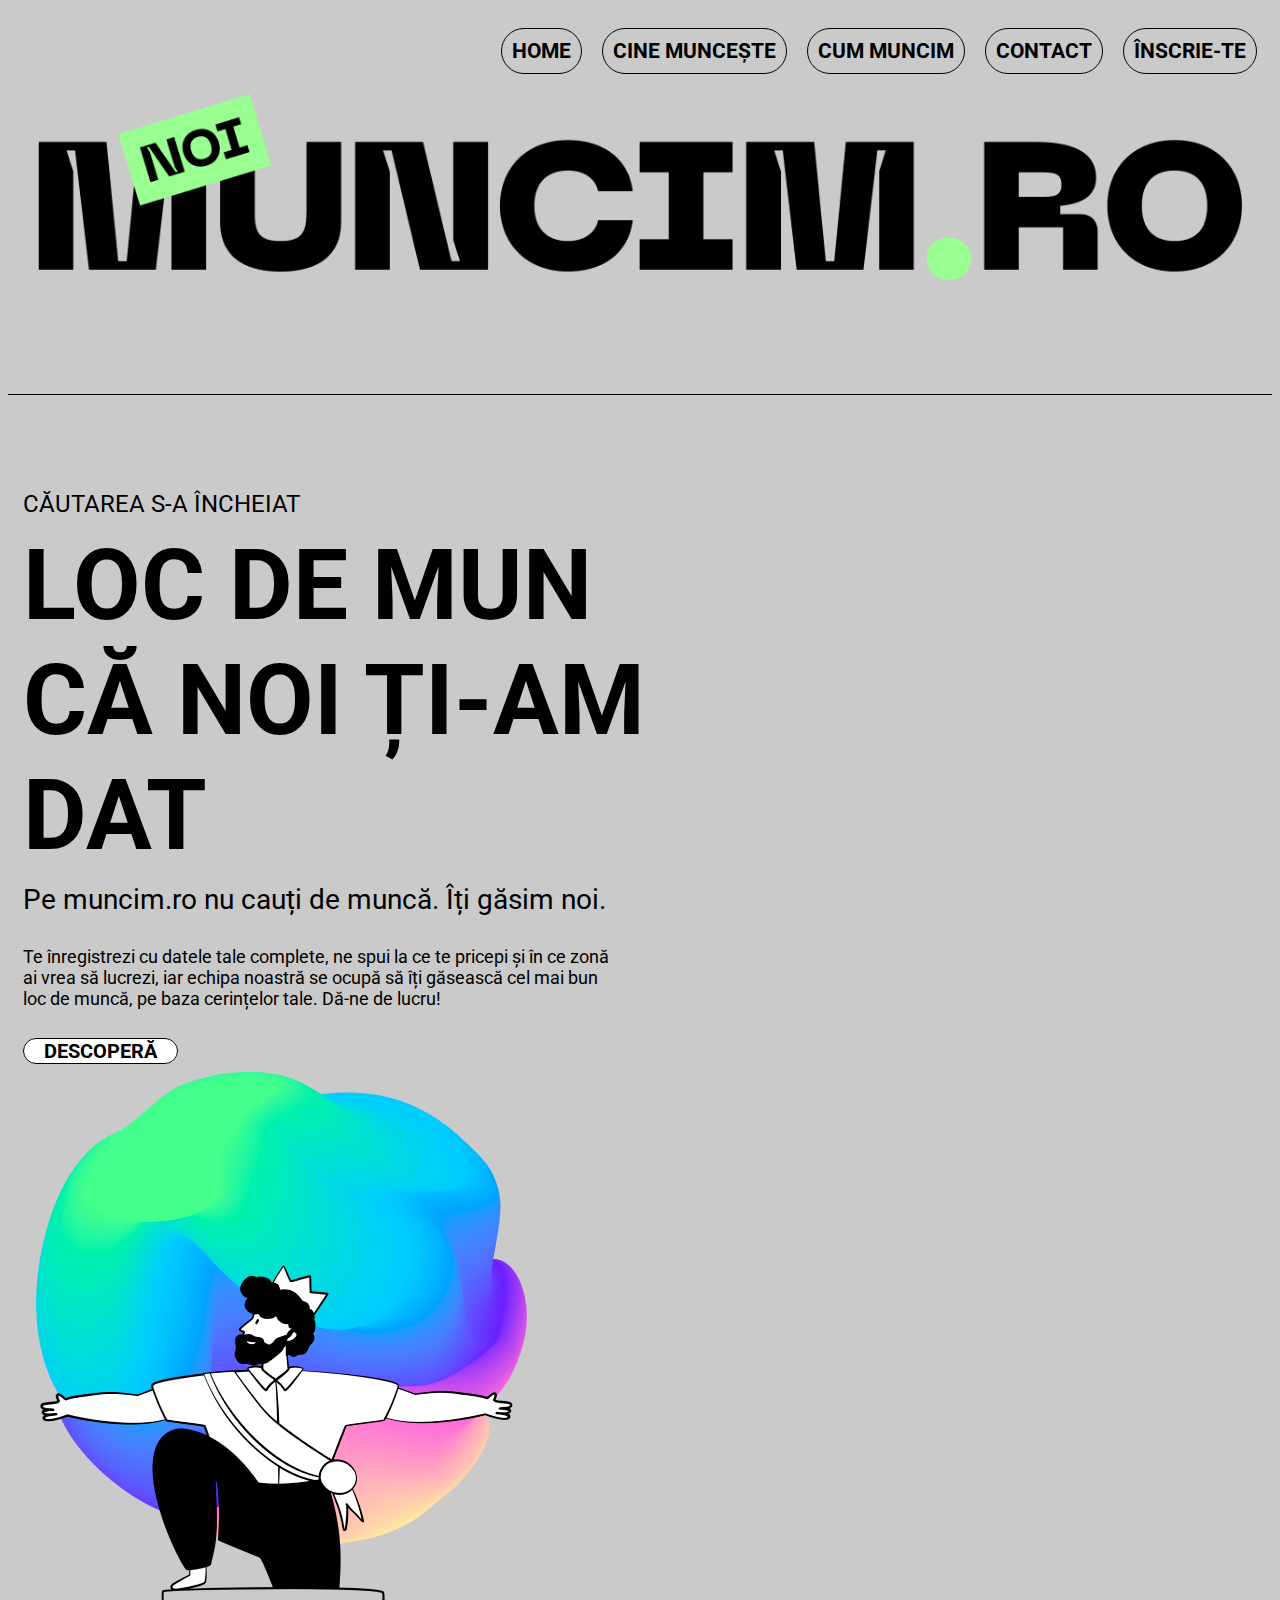
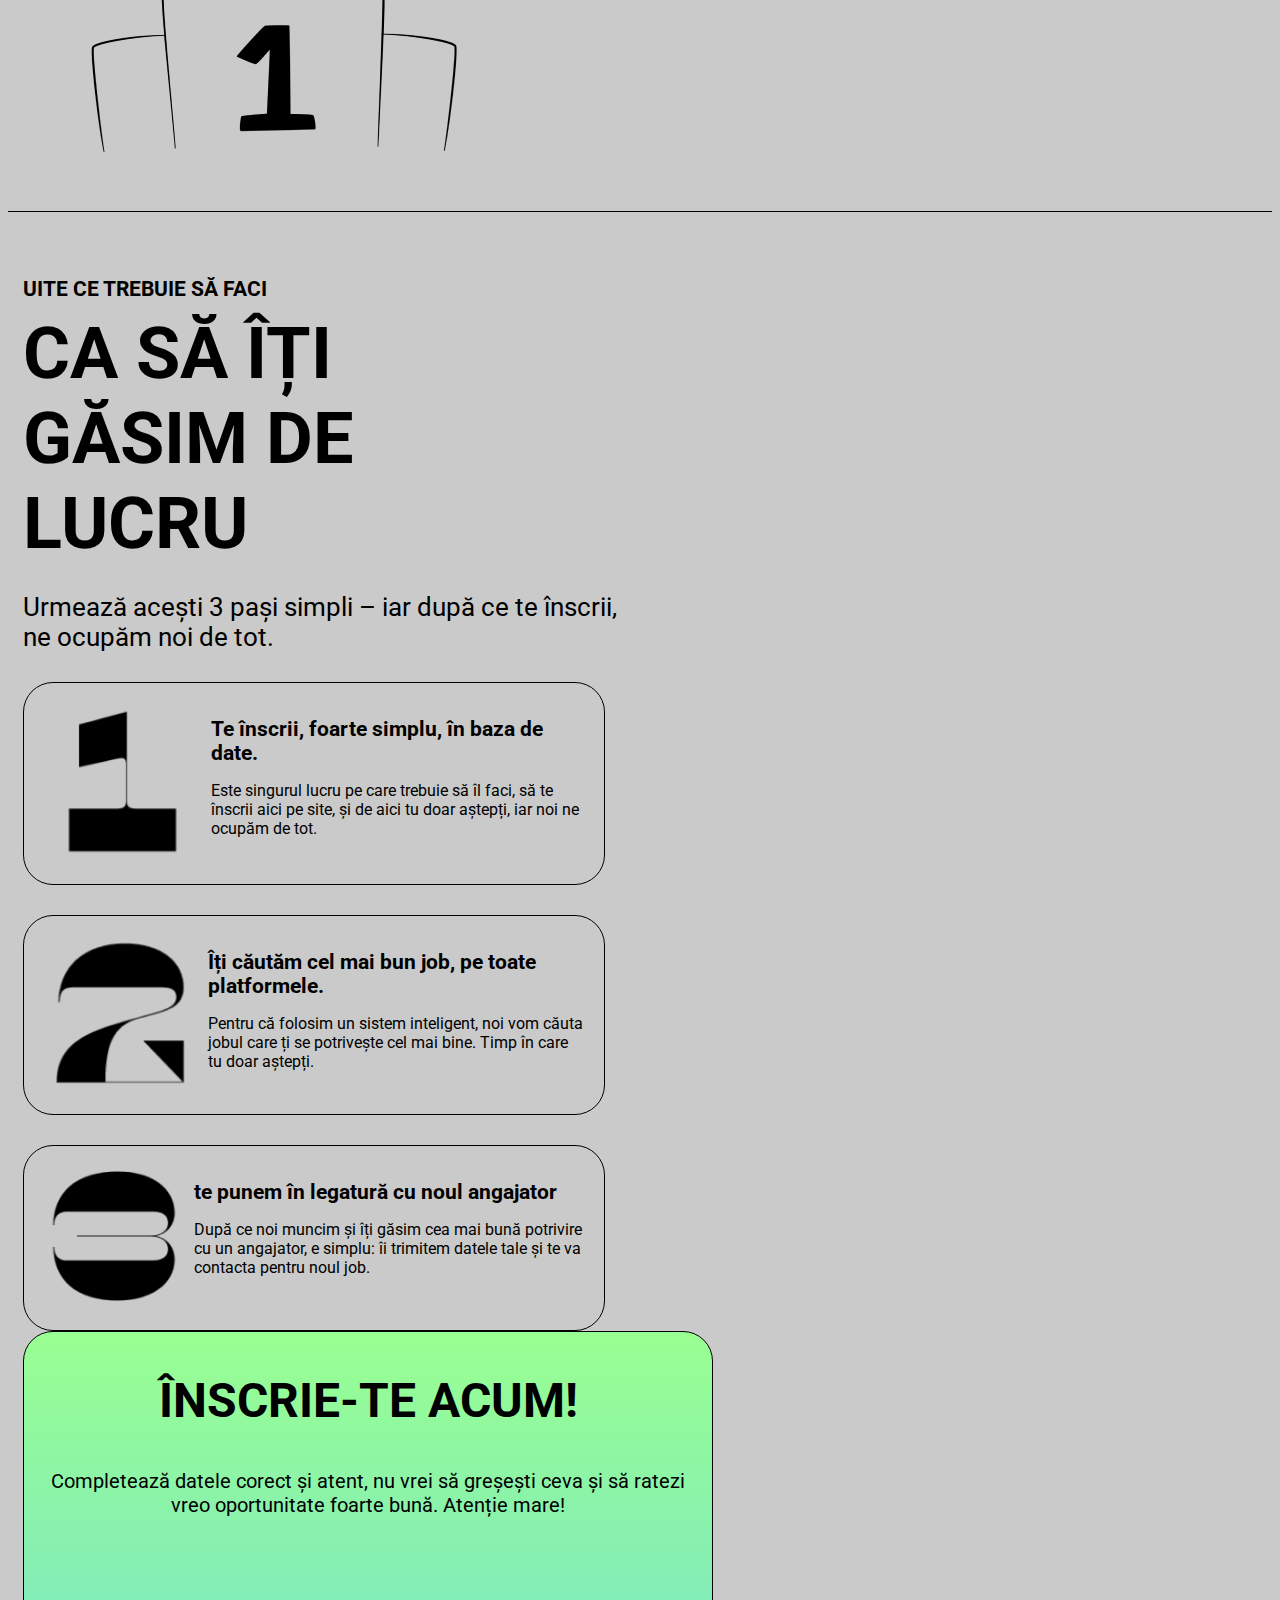
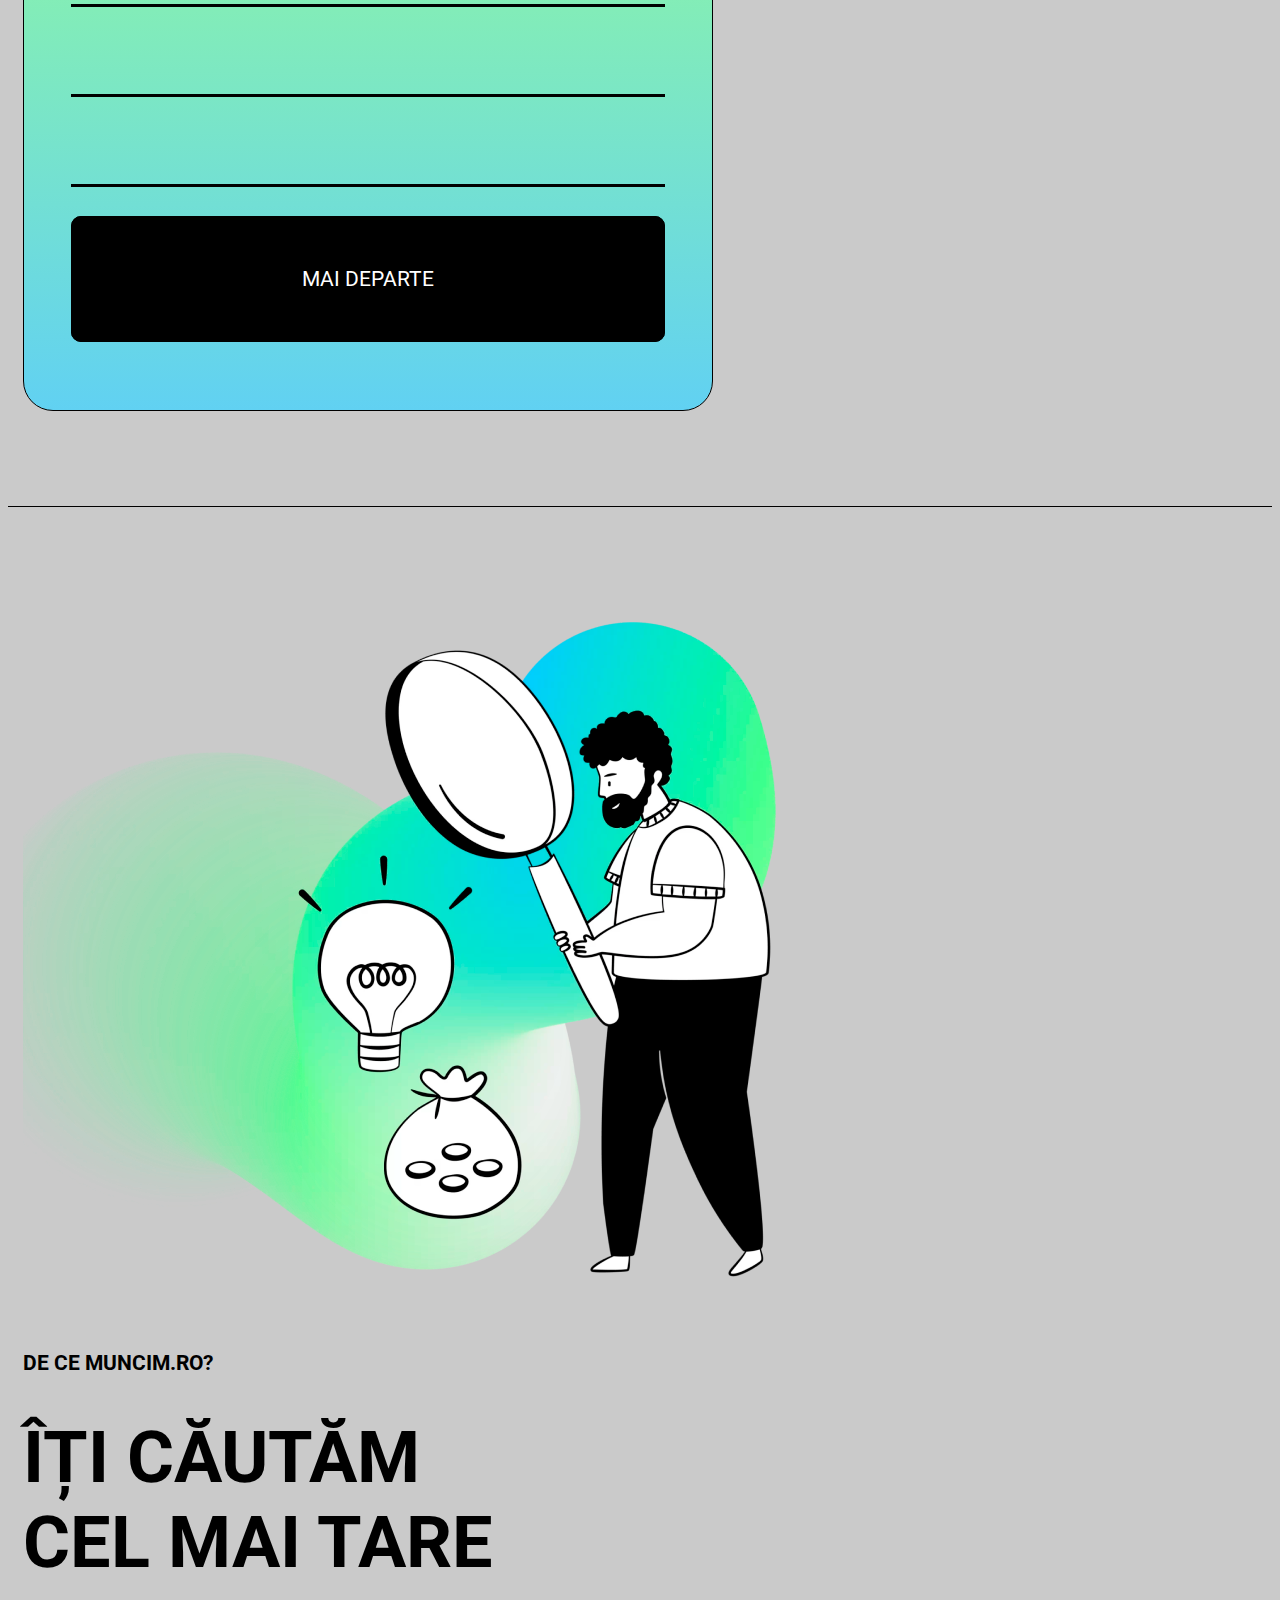
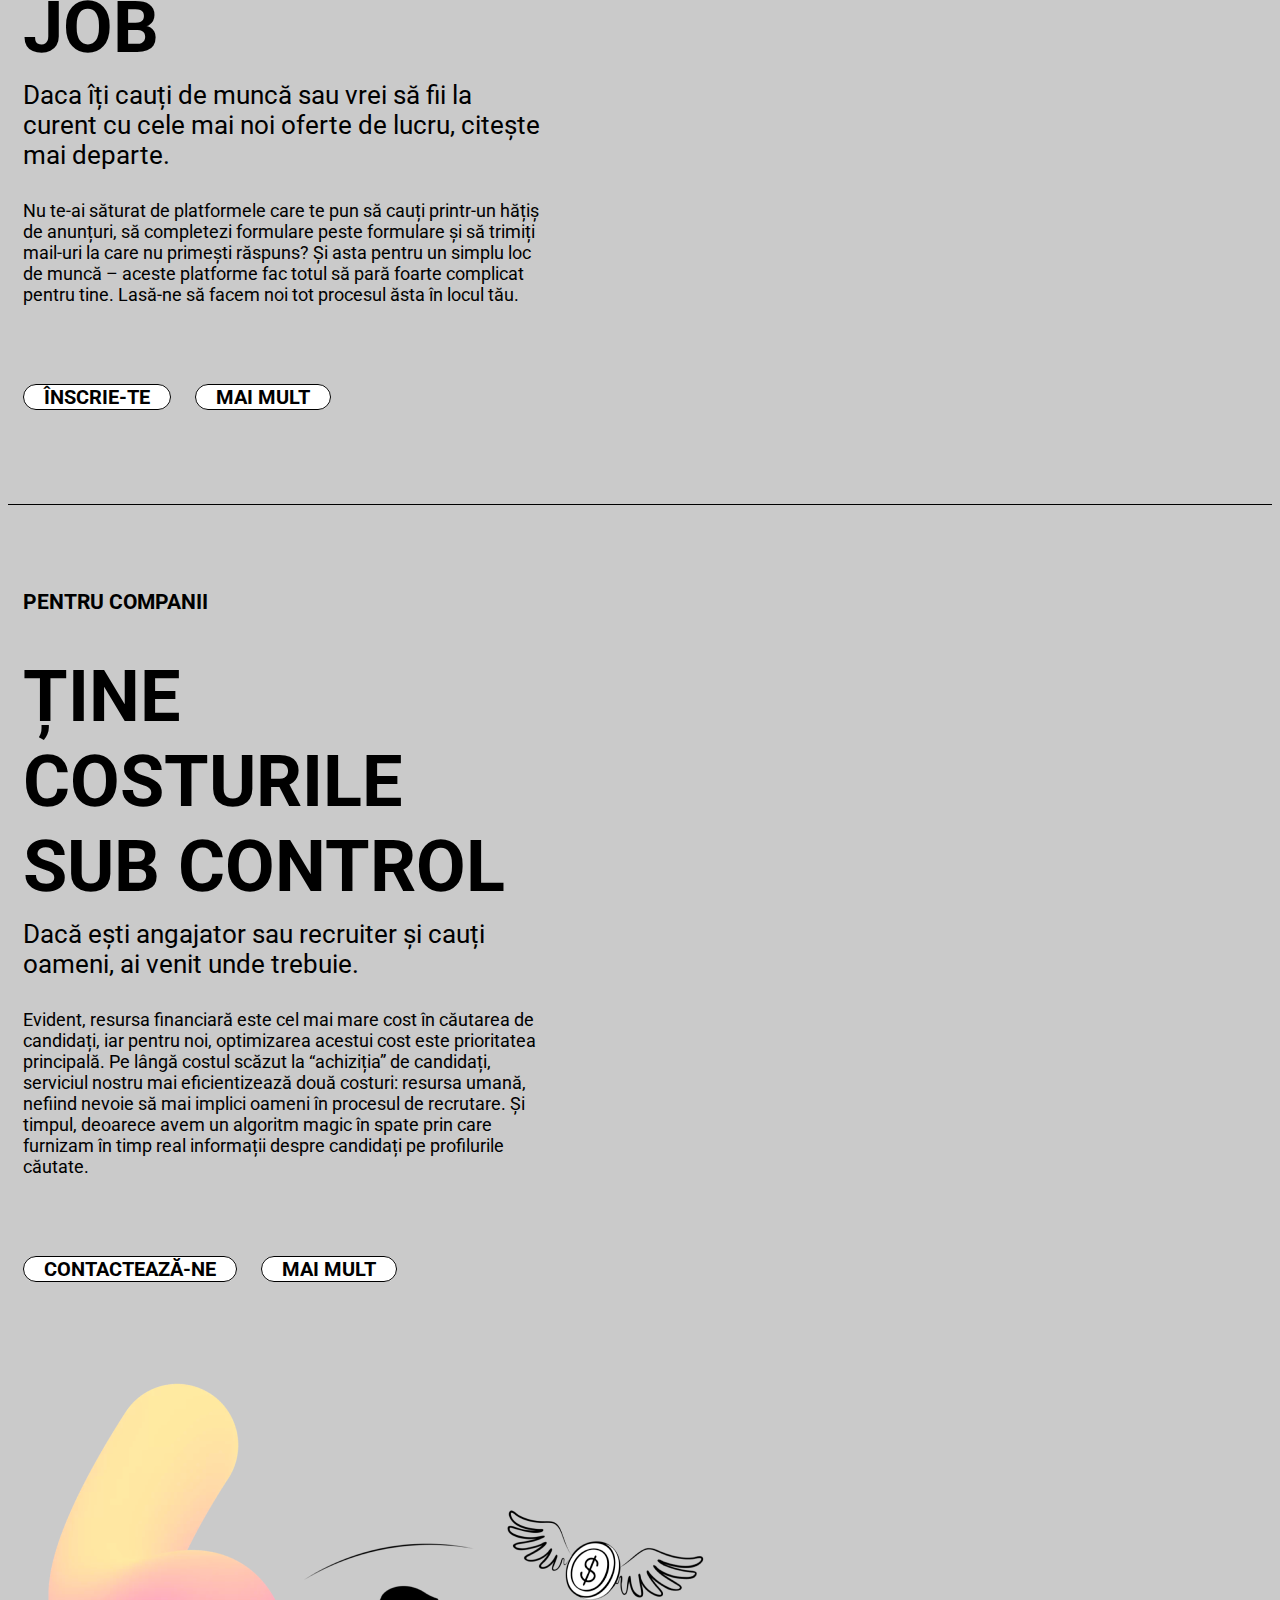
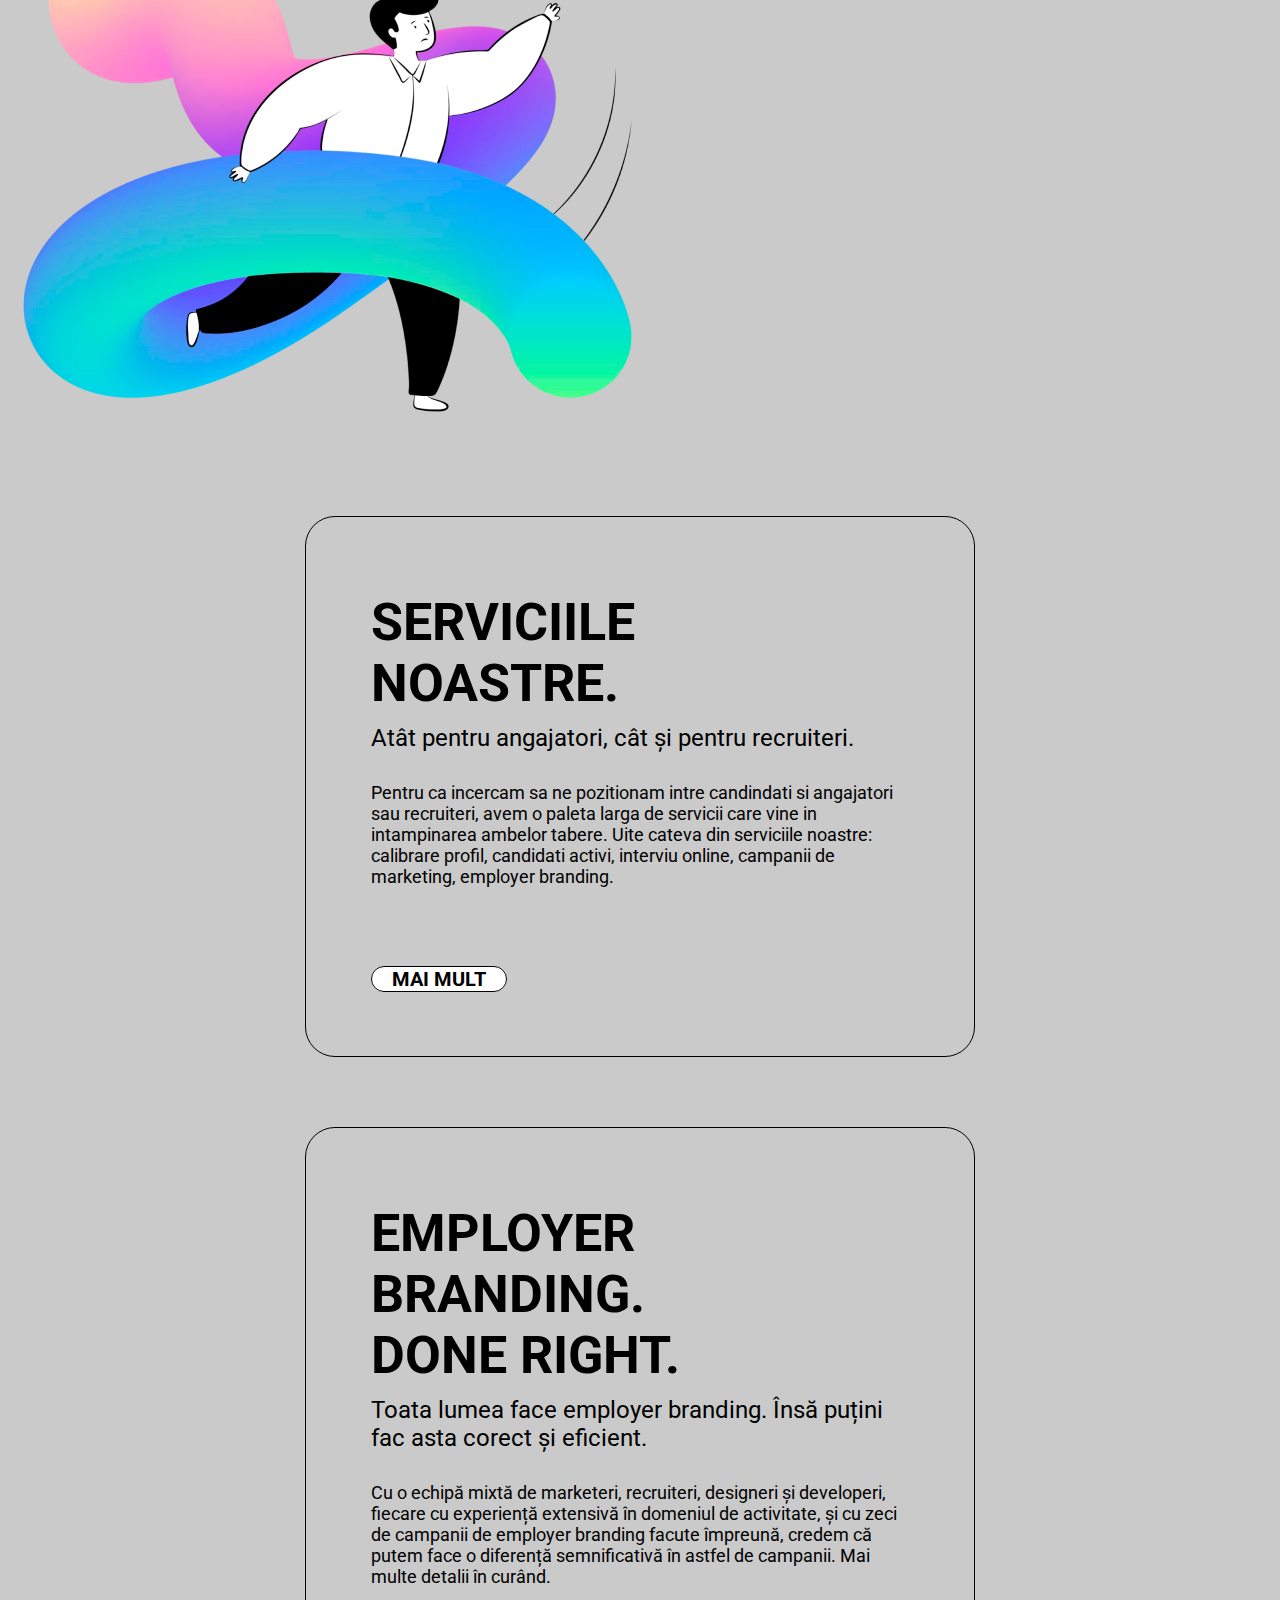
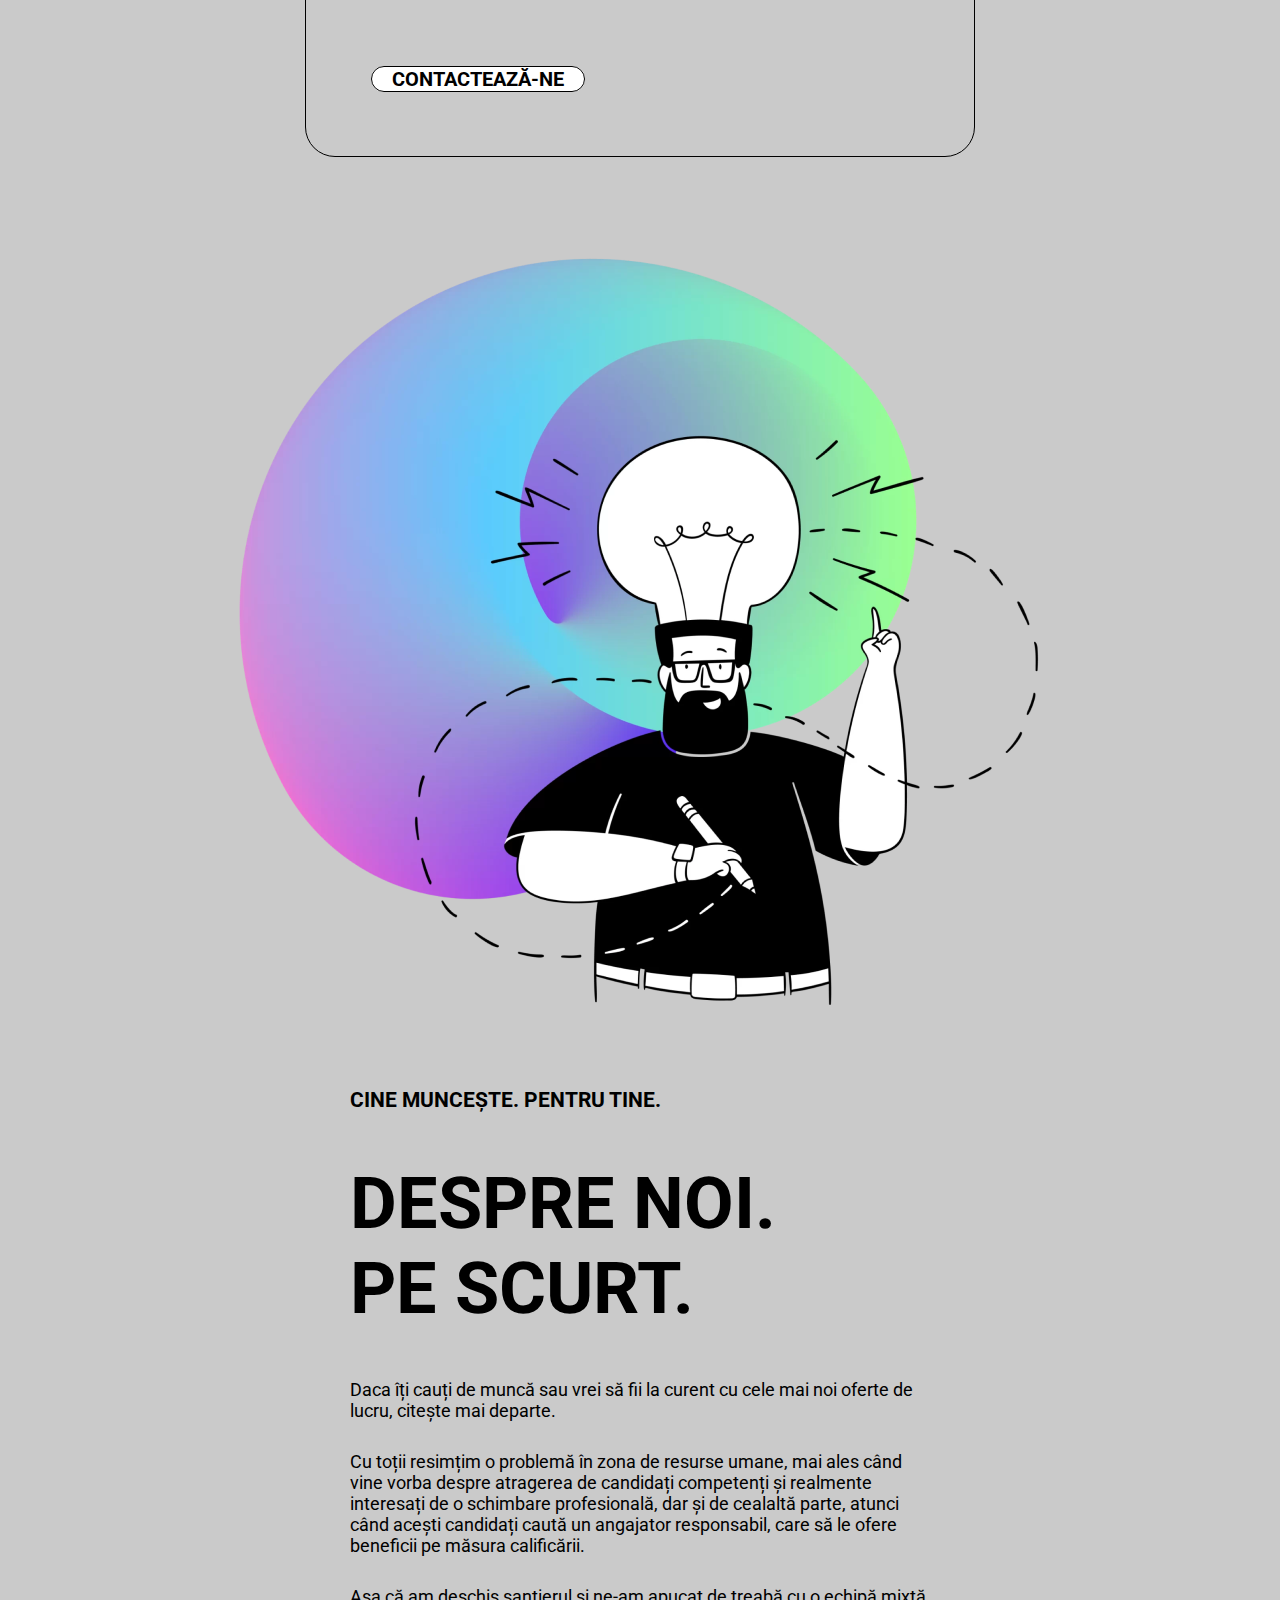
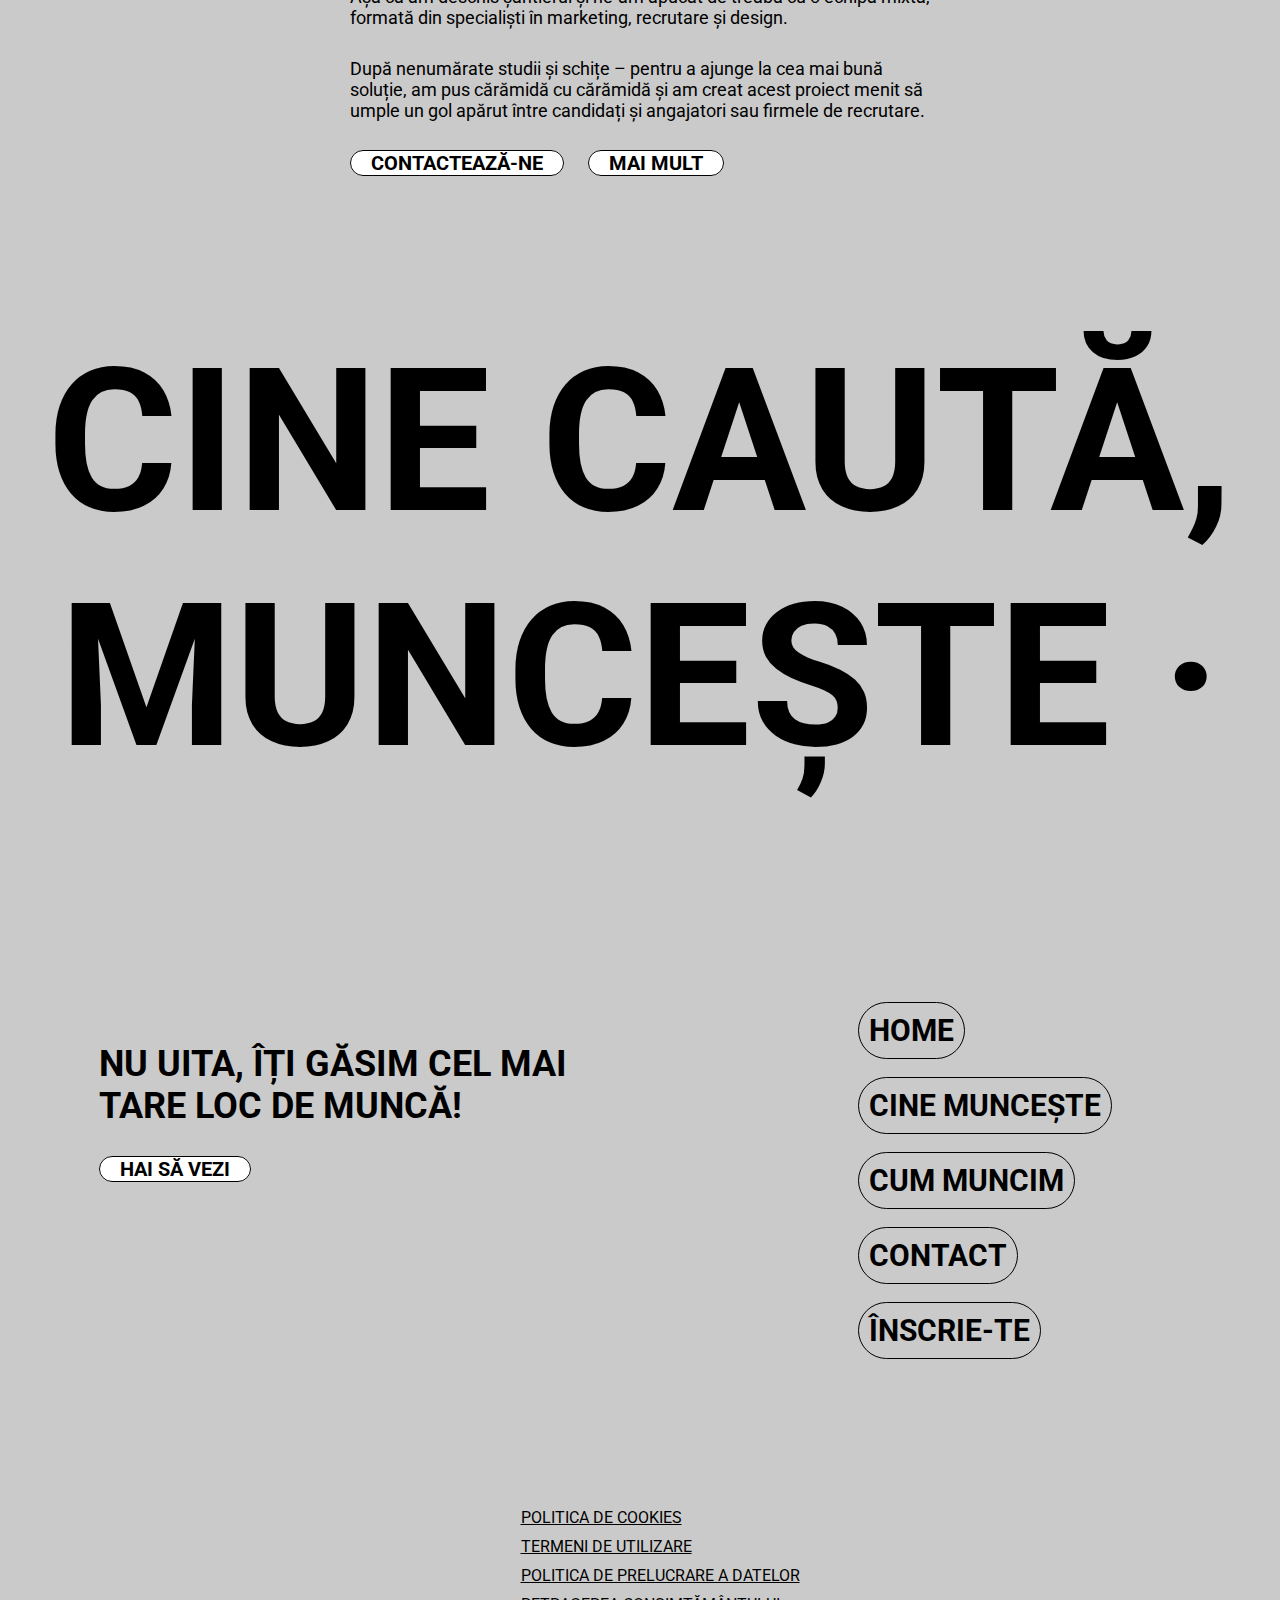
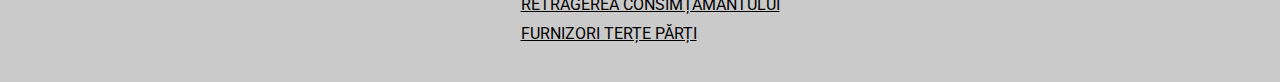
<file: Muncim.ro/index.html>
<!DOCTYPE html>
<html lang="en">
<head>
    <meta charset="UTF-8">
    <meta http-equiv="X-UA-Compatible" content="IE=edge">
    <meta name="viewport" content="width=device-width, initial-scale=1.0">
    <link rel="preconnect" href="https://fonts.googleapis.com">
    <link rel="preconnect" href="https://fonts.gstatic.com" crossorigin>
    <link href="https://fonts.googleapis.com/css2?family=Roboto:wght@400;700&display=swap" rel="stylesheet">
    <link rel="stylesheet" href="style/style.css">
    <title>MUNCIM.RO</title>
</head>
<body>
    <header class="container header">
        <div class="row content">
            <ul class="col content-items">
                <li class="content-items__link"><a href="#">Home</a></li>
                <li class="content-items__link"><a href="#">Cine muncește</a></li>
                <li class="content-items__link"><a href="#">Cum muncim</a></li>
                <li class="content-items__link"><a href="#">Contact</a></li>
                <li class="content-items__link"><a href="#" class="green">Înscrie-te</a></li>
            </ul>
        </div>
        <div class="container photo">
            <img class="photo-img" src="images/muncim.ro-mint.png" alt="logo">
        </div>
    </header>

    <main class="container main">
        <div class="row cautarea">
            <div class="col cautarea-items">
                <div class="cautarea-items__text">căutarea s-a încheiat</div>
                <h1 class="cautarea-items__h1">loc de mun că noi ți-am dat</h1>
                <div class="cautarea-items__muncim">Pe muncim.ro nu cauți de muncă. Îți găsim noi.</div>
                <p class="cautarea-items__info">Te înregistrezi cu datele tale complete, ne spui la ce te pricepi și în ce zonă ai vrea să lucrezi, iar echipa noastră se ocupă să îți găsească cel mai bun loc de muncă, pe baza cerințelor tale. Dă-ne de lucru!</p>
                <a href="#" class="cautarea-items__green">Descoperă</a>
            </div>
            <div class="col img-number__one">
                <img src="images/number-one.png" alt="number-one">
            </div>
        </div>
    </main>

    <div class="container trebuie">
        <div class="row uite">
           <div class="col uite-items">
                <div class="uite-items__text">Uite ce trebuie să faci</div>
                <h1 class="uite-items__h1">Ca să îți găsim de lucru</h1>
                <p class="uite-items__info">Urmează acești 3 pași simpli – iar după ce te înscrii, ne ocupăm noi de tot.</p>

                <div class="uite-items__table">
                    <div class="uite-items__table___img">
                        <img src="images/image-1.png" alt="one">
                    </div>
                    <div class="uite-items__table___main">
                        <h1 class="uite-items__table___text">Te înscrii, foarte simplu, în baza de date.</h1>
                        <p class="uite-items__table___par">Este singurul lucru pe care trebuie să îl faci, să te înscrii aici pe site, și de aici tu doar aștepți, iar noi ne
                        ocupăm de tot.</p>
                    </div>
                </div>

                <div class="uite-items__table">
                    <div class="uite-items__table___img">
                        <img src="images/image-2.png" alt="two">
                    </div>
                    <div class="uite-items__table___main">
                        <h1 class="uite-items__table___text">Îți căutăm cel mai bun job, pe toate platformele.</h1>
                        <p class="uite-items__table___par">Pentru că folosim un sistem inteligent, noi vom căuta jobul care ți se potrivește cel mai bine. Timp în care tu doar
                        aștepți.</p>
                    </div>
                </div>

                <div class="uite-items__table">
                    <div class="uite-items__table___img">
                        <img src="images/image-3.png" alt="three">
                    </div>
                    <div class="uite-items__table___main">
                        <h1 class="uite-items__table___text">te punem în legatură cu noul angajator</h1>
                        <p class="uite-items__table___par">După ce noi muncim și îți găsim cea mai bună potrivire cu un angajator, e simplu: îi trimitem datele tale și te va
                        contacta pentru noul job.</p>
                    </div>
                </div>
           </div>

           <div class="col form">
               <form class="form-items" action="/register">
                    <div class="form-items__h2">
                        <h2 class="h2-text">Înscrie-te acum!</h2>
                    </div>
                    <div>Completează datele corect și atent, nu vrei să greșești ceva și să ratezi vreo oportunitate foarte bună. Atenție mare!</div>
                    <div class="form-items__input">
                        <input type="text" name="text" placeholder="">
                    </div>
                    <div class="form-items__input">
                        <input type="text" name="text" placeholder="">
                    </div>
                    <div class="form-items__input">
                        <input type="text" name="text" placeholder="">
                    </div>
                    <div class="form-items__button">
                        <a class="items__button" href="#">Mai departe</a>
                    </div>
               </form>
           </div>
        </div>
    </div>

    <main class="container main">
        <div class="row muncim">
            <div class="col muncim-number__two">
                <img src="images/number-two.png" alt="number-one">
            </div>
            <div class="col muncim-items">
                <div class="muncim-items__text">de ce muncim.ro?</div>
                <h1 class="muncim-items__h1">Îți căutăm cel mai tare job</h1>
                <div class="muncim-items__muncim">Daca îți cauți de muncă sau vrei să fii la curent cu cele mai noi oferte de lucru, citește mai departe.</div>
                <p class="muncim-items__info">Nu te-ai săturat de platformele care te pun să cauți printr-un hățiș de anunțuri, să completezi formulare peste
                formulare și să trimiți mail-uri la care nu primești răspuns? Și asta pentru un simplu loc de muncă – aceste platforme
                fac totul să pară foarte complicat pentru tine. Lasă-ne să facem noi tot procesul ăsta în locul tău.</p>
                <a href="#" class="muncim-items__green">înscrie-te</a>
                <a href="#" class="muncim-items__green">mai mult</a>
            </div>
        </div>
    </main>

    <main class="container main">
        <div class="row muncim">
            <div class="col muncim-items">
                <div class="muncim-items__text">PENTRU companii</div>
                <h1 class="muncim-items__h1">Ține costurile sub control</h1>
                <div class="muncim-items__muncim">Dacă ești angajator sau recruiter și cauți oameni, ai venit unde trebuie.</div>
                <p class="muncim-items__info">Evident, resursa financiară este cel mai mare cost în căutarea de candidați, iar pentru noi, optimizarea acestui cost
                este prioritatea principală. Pe lângă costul scăzut la “achiziția” de candidați, serviciul nostru mai eficientizează
                două costuri: resursa umană, nefiind nevoie să mai implici oameni în procesul de recrutare. Și timpul, deoarece avem un
                algoritm magic în spate prin care furnizam în timp real informații despre candidați pe profilurile căutate.</p>
                <a href="#" class="muncim-items__yellow">Contactează-ne</a>
                <a href="#" class="muncim-items__yellow">mai mult</a>
            </div>
            <div class="col muncim-number__three">
                <img src="images/number-three.png" alt="number-three">
            </div>
        </div>
    </main>

    <main class="container main-tab">
        <div class="row serviciile">
            <div class="col serviciile-items">
                <h1 class="serviciile-items__h1">serviciile <br> noastre.</h1>
                <div class="serviciile-items__muncim">Atât pentru angajatori, cât și pentru recruiteri.</div>
                <p class="serviciile-items__info">Pentru ca incercam sa ne pozitionam intre candindati si angajatori sau recruiteri, avem o paleta larga de servicii care
                vine in intampinarea ambelor tabere. Uite cateva din serviciile noastre: calibrare profil, candidati activi, interviu
                online, campanii de marketing, employer branding.</p>
                <a href="#" class="serviciile-items__green">mai mult</a>
            </div>
            <div class="col serviciile-items">
                <h1 class="serviciile-items__h1">employer branding.<br> done right.</h1>
                <div class="serviciile-items__muncim">Toata lumea face employer branding. Însă puțini fac asta corect și eficient.</div>
                <p class="serviciile-items__info">Cu o echipă mixtă de marketeri, recruiteri, designeri și developeri, fiecare cu experiență extensivă în domeniul de
                activitate, și cu zeci de campanii de employer branding facute împreună, credem că putem face o diferență semnificativă
                în astfel de campanii. Mai multe detalii în curând.</p>
                <a href="#" class="serviciile-items__yellow">Contactează-ne</a>
            </div>
        </div>
    </main>

    <main class="container main-tine">
        <div class="row tine">
            <div class="col tine-number__four">
                <img src="images/number-four.png" alt="number-four">
            </div>
            <div class="col tine-items">
                <div class="tine-items__text">Cine muncește. pentru tine.</div>
                <h1 class="tine-items__h1">Despre noi. <br> Pe scurt.</h1>
                <p class="tine-items__info">Daca îți cauți de muncă sau vrei să fii la curent cu cele mai noi oferte
                    de lucru, citește mai departe.</p>
                <p class="tine-items__info">Cu toții resimțim o problemă în zona de resurse umane, mai ales când vine vorba despre atragerea de candidați competenți
                și realmente interesați de o schimbare profesională, dar și de cealaltă parte, atunci când acești candidați caută un
                angajator responsabil, care să le ofere beneficii pe măsura calificării.</p>
                <p class="tine-items__info">Așa că am deschis șantierul și ne-am apucat de treabă cu o echipă mixtă, formată din specialiști în marketing, recrutare
                și design.</p>
                <p class="tine-items__info">După nenumărate studii și schițe – pentru a ajunge la cea mai bună soluție, am pus cărămidă cu cărămidă și am creat
                acest proiect menit să umple un gol apărut între candidați și angajatori sau firmele de recrutare.</p>
                <a href="#" class="tine-items__four">Contactează-ne</a>
                <a href="#" class="tine-items__four">mai mult</a>
            </div>
        </div>
    </main>

    <div class="big-text">
        <h1 class="big-text__logo">CINE CAUTĂ, MUNCEȘTE ·</h1>
    </div>

    <main class="container main-last">
        <div class="row home">

            <div class="col hai">
                <div>
                    <div class="text-last">Nu uita, îți găsim cel mai <br> tare loc de muncă!</div>
                    <a href="#" class="tine-items__five">Hai să vezi</a>
                </div>
            </div>

            <div class="col home-items">
                <ul class="home-items__link">
                    <li class="home-items__link___a"><a href="#">Home</a></li>
                    <li class="home-items__link___a"><a href="#">Cine muncește</a></li>
                    <li class="home-items__link___a"><a href="#">Cum muncim</a></li>
                    <li class="home-items__link___a"><a href="#">Contact</a></li>
                    <li class="home-items__link___a"><a href="#" class="green">Înscrie-te</a></li>
                </ul>
            </div>

            <div>
                <ul class="items-last__info">
                    <li><a href="#">Politica de cookies</a></li>
                    <li><a href="#">Termeni de utilizare</a></li>
                    <li><a href="#">Politica de prelucrare a datelor</a></li>
                    <li><a href="#">Retragerea consimțământului</a></li>
                    <li><a href="#">Furnizori terțe părți</a></li>
                </ul>
            </div>
       </div>
    </main>

    <footer>

    </footer>
</body>
</html>
</file>
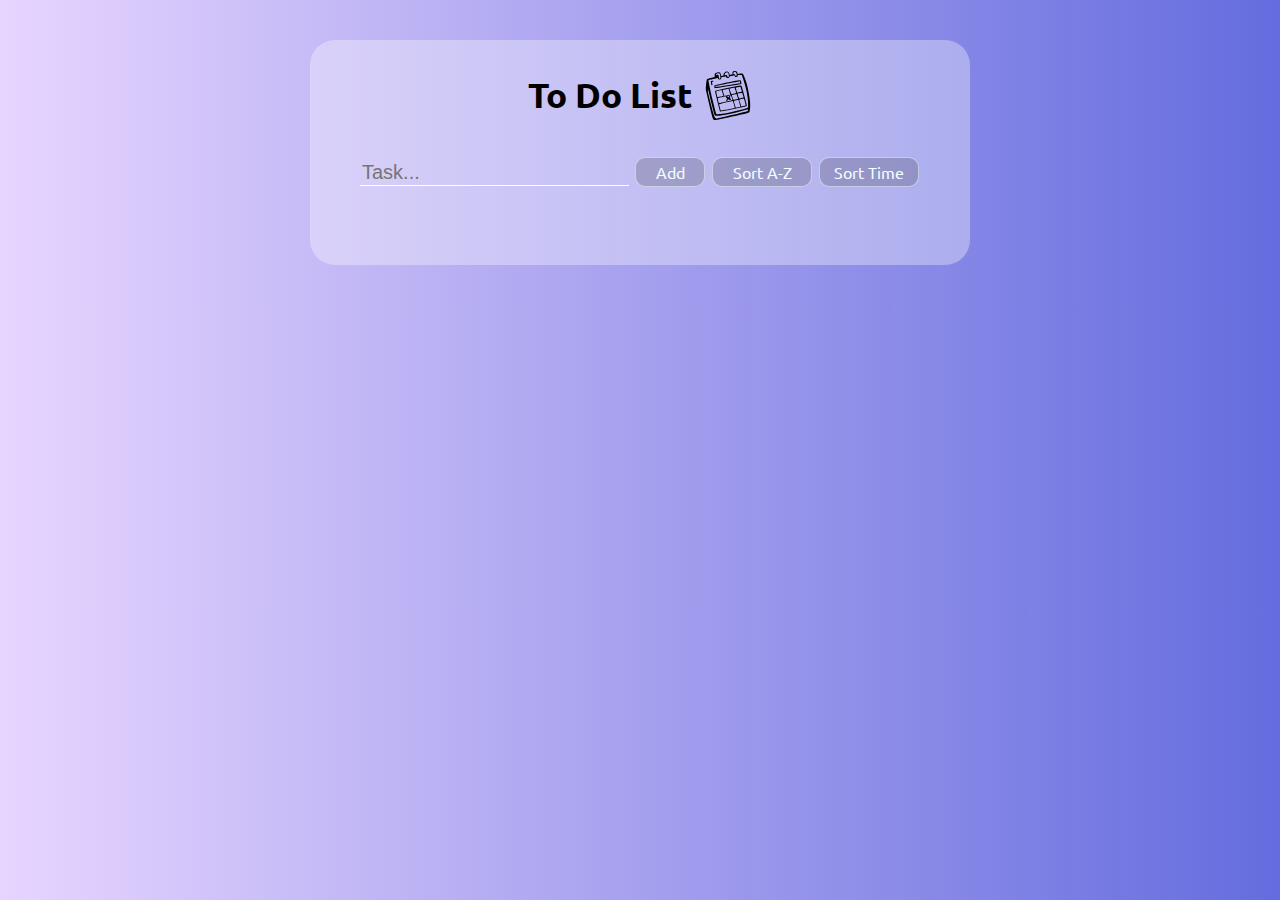
<file: ToDoList/index.html>
<!DOCTYPE html>
<html lang="en">
<head>
    <meta charset="UTF-8">
    <meta name="viewport" content="width=device-width, initial-scale=1.0">
    <title>ToDoList</title>
    <link rel="shortcut icon" href="./images/favicon.ico" type="image/x-icon">
    <link rel="stylesheet" href="./style/style.css">
    <link href="https://fonts.googleapis.com/css2?family=Ubuntu&display=swap" rel="stylesheet">
</head>
<body>
<div class="container">
    <section class="wrapper">
        <section class="container-section">
            <h1 class="section_h1">To Do List</h1>
            <img class="section_img" src="./images/ToDoList-Logo.svg" alt="To Do List">
        </section>
        <section class="section_add">
            <input class="container-input" autocomplete="off" type="text" id="input" placeholder="Task...">
            <button class="button">Add</button>
            <button class="button big_btn btn-sort_A-Z">Sort A-Z</button>
            <button class="button big_btn btn-sort-time">Sort Time</button>
        </section>
    </section>
    <ul class="container-task">

    </ul>
</div>
<script src="./script/main.js"></script>
</body>
</html>
</file>
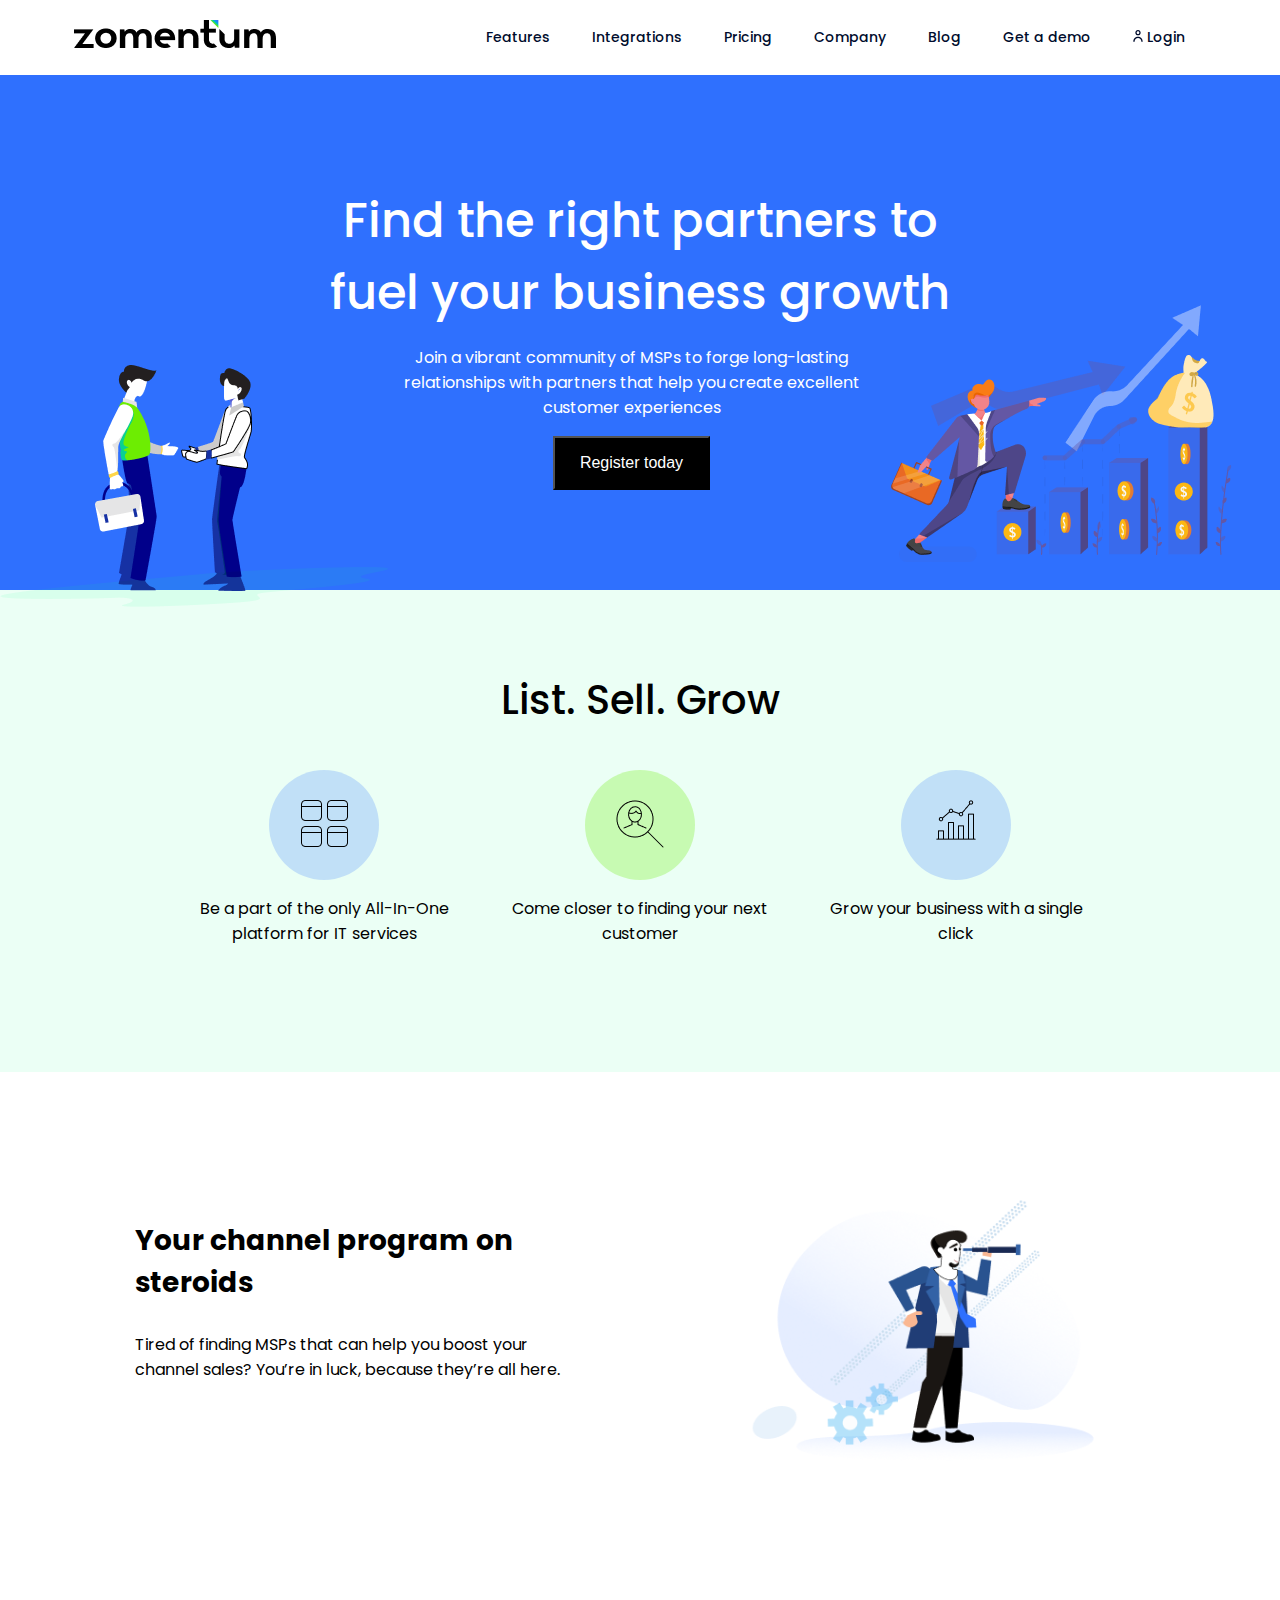
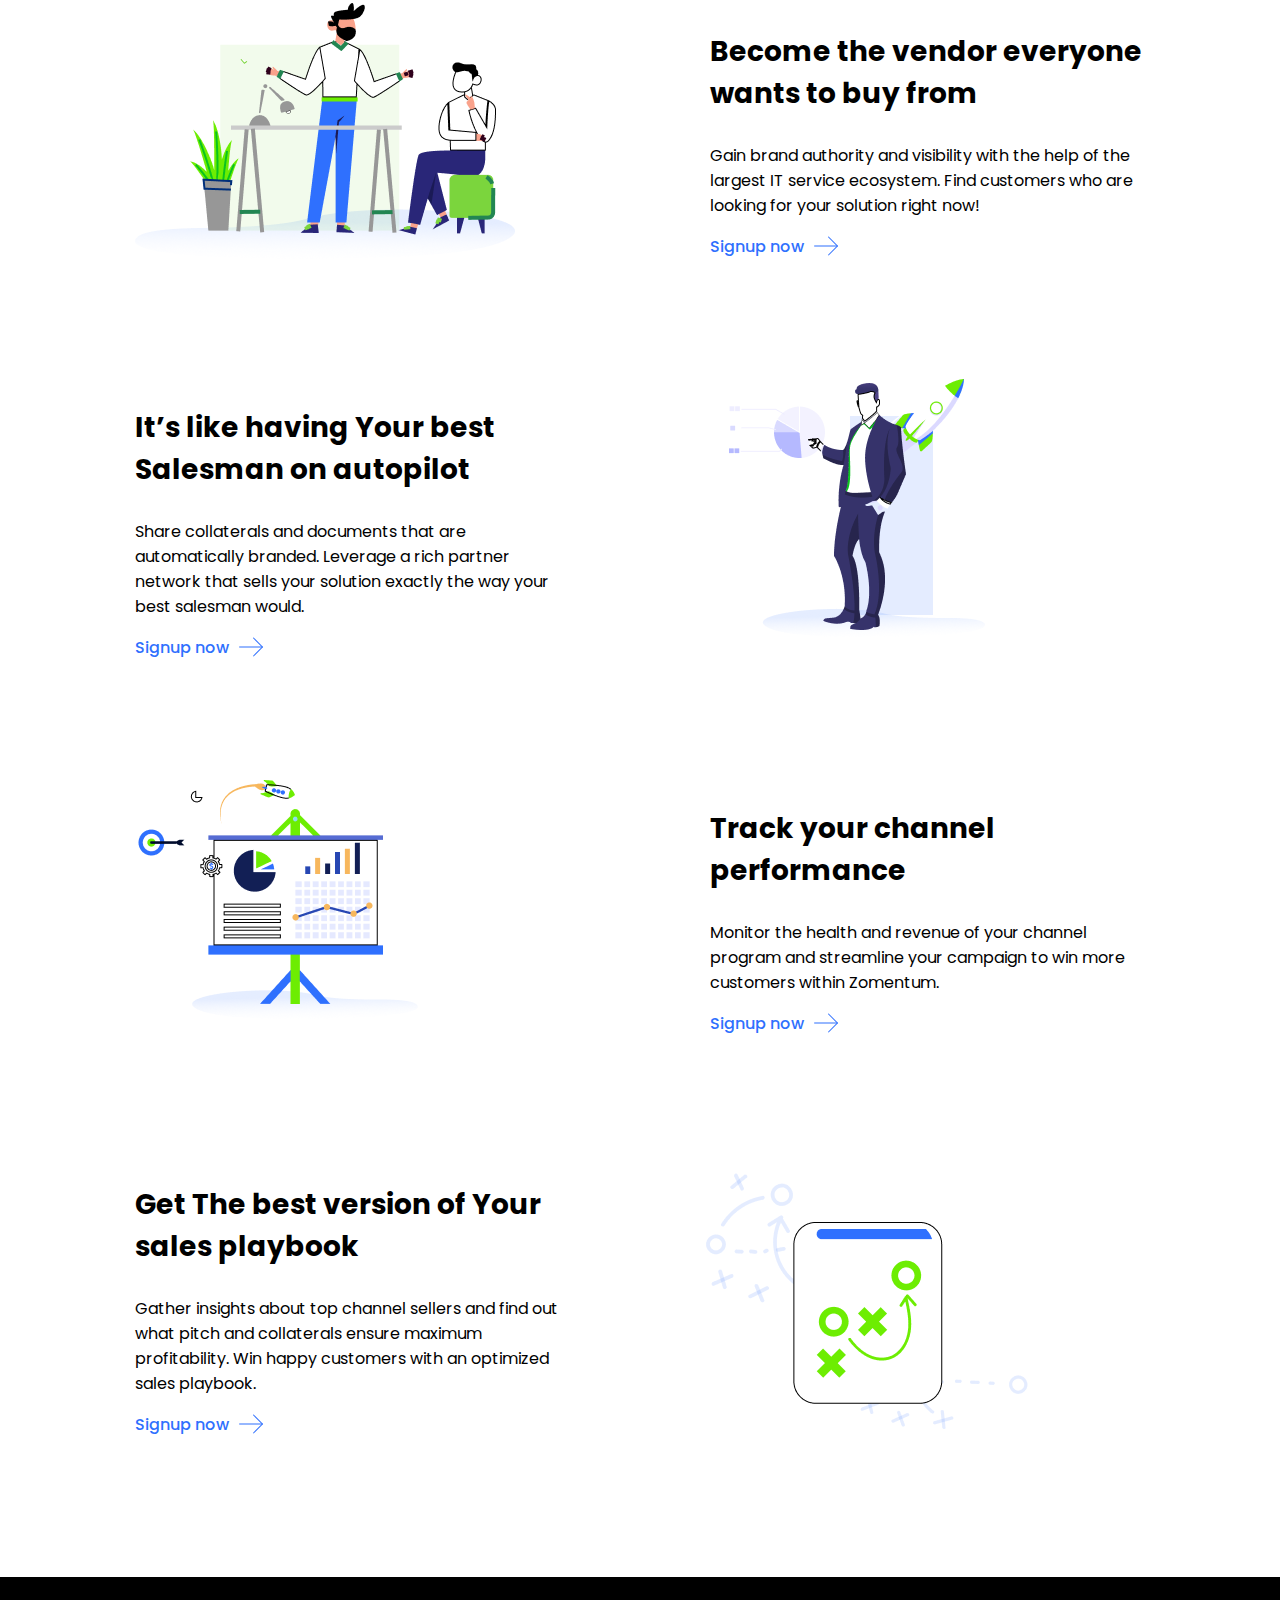
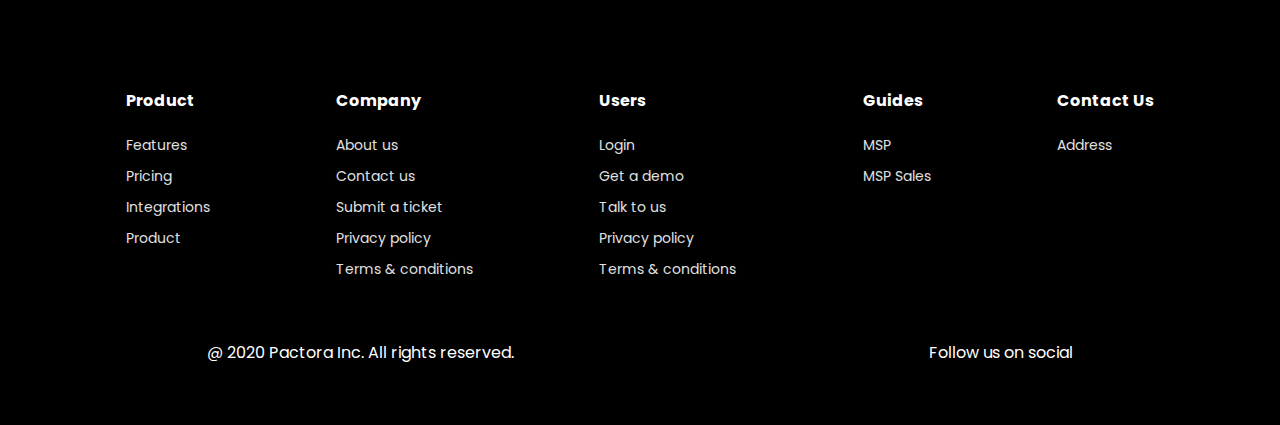
<file: Zomentum/index.html>
<!DOCTYPE html>
<html lang="en">
<head>
    <meta charset="UTF-8">
    <meta name="viewport" content="width=device-width, initial-scale=1.0">
    <title>Landing Page for - Zomentum (Community)</title>
    <link rel="stylesheet" href="./style/style.css">
    <link href="https://fonts.googleapis.com/css2?family=Poppins:wght@400;500;700&display=swap" rel="stylesheet">
</head>
<body>
    <header class="header">
        <div class="logo">
            <a href="#"><img src="./images/Vector.png" alt="Logo-Zomentum"></a>
        </div>
        <nav class="nav">
            <ul class="nav__inner">
                <li class="nav__item"><a href="#">Features</a> </li>
                <li class="nav__item"><a href="#">Integrations</a> </li>
                <li class="nav__item"><a href="#">Pricing</a> </li>
                <li class="nav__item"><a href="#">Company</a> </li>
                <li class="nav__item"><a href="#">Blog</a> </li>
                <li class="nav__item nav__demo"><a href="#">Get a demo</a></li>
                <li class="nav__item">
                    <svg width="10" height="12" viewBox="0 0 10 12" xmlns="http://www.w3.org/2000/svg">
                        <path  class="nav__login" clip-rule="evenodd" d="M6.33334 2.66667C6.33334 1.93133 5.73534 1.33333 5.00001 1.33333C4.26468 1.33333 3.66668 1.93133 3.66668 2.66667C3.66668 3.402 4.26468 4 5.00001 4C5.73534 4 6.33334 3.402 6.33334 2.66667ZM7.66668 2.66667C7.66668 4.13733 6.47068 5.33333 5.00001 5.33333C3.52934 5.33333 2.33334 4.13733 2.33334 2.66667C2.33334 1.196 3.52934 0 5.00001 0C6.47068 0 7.66668 1.196 7.66668 2.66667ZM0.333344 11.3333C0.333344 8.76 2.42734 6.66667 5.00001 6.66667C7.57268 6.66667 9.66668 8.76 9.66668 11.3333C9.66668 11.7013 9.36868 12 9.00001 12C8.63134 12 8.33334 11.7013 8.33334 11.3333C8.33334 9.49533 6.83801 8 5.00001 8C3.16201 8 1.66668 9.49533 1.66668 11.3333C1.66668 11.7013 1.36868 12 1.00001 12C0.631344 12 0.333344 11.7013 0.333344 11.3333Z" fill="#000C2D"/>
                    </svg>
                    <a href="#">Login</a></li>
            </ul>
        </nav>
    </header>

    <section class="main">
        <div class="blue__section">
            <h1 class="section__h1">Find the right partners to fuel your business growth</h1>
            <div class="section__container">
                <img class="section__left-img" src="./images/Partner-hero-image-left.png" alt="Photo-partner-left">
                <div class="section__container-button-text">
                    <p class="section__info">Join a vibrant community of MSPs to forge long-lasting relationships with partners that help you create excellent customer experiences</p>
                    <button class="section__button">Register today</button>
                </div>
                <img class="section__right-img" src="./images/Partner-hero-image-right.png" alt="Photo-partner-right">
            </div>
        </div>

        <div class="green__section">
            <h2 class="section__h2">List. Sell. Grow</h2>
            <div class="section__list">
                <div class="section__image">
                    <div class="image__border-radius">
                        <img class="image__bc" src="./images/Group.png" alt="IT services">
                    </div>
                    <p class="image-text">Be a part of the only  All-In-One platform for IT services </p>
                </div>
                <div class="section__image">
                    <div class="image__border-radius  bc-green">
                        <img class="image__bc" src="./images/Group 2.png" alt="IT services">
                    </div>
                    <p class="image-text">Come closer to finding your next customer</p>
                </div>
                <div class="section__image">
                    <div class="image__border-radius">
                        <img class="image__bc" src="./images/Group 3.png" alt="IT services">
                    </div>
                    <p class="image-text">Grow your business with a single click</p>
                </div>
            </div>
        </div>

        <div class="white__section">
            <div class="section__wrapper">
                <!--First section-->
                <div class="section__about">
                    <div class="about__info-right">
                        <h3 class="info__h3">Your channel program on steroids</h3>
                        <p class="info__paragraph">Tired of finding MSPs that can help you boost your channel sales?  You’re in luck, because they’re all here.</p>
                    </div>
                    <img class="about__image image__channel" src="./images/Your-channel-program-on-steroids.png" alt="Your channel program on steroids">
                </div>
                <!--Second section-->
                <div class="section__about media__screen">
                    <img class="about__image image__become" src="./images/Become-the-vendor-everyone-wants-to-buy-from.png" alt="Become the vendor everyone wants to buy from">
                    <div class="about__info-left">
                        <h3 class="info__h3">Become the vendor
                            everyone wants to buy from</h3>
                        <p class="info__paragraph">Gain brand authority and visibility with the help of the largest IT service ecosystem. Find customers who are looking for your solution right now!</p>
                        <a class="info__link" href="#">Signup now</a>
                    </div>
                </div>
                <!--Third section-->
                <div class="section__about">
                    <div class="about__info-right">
                        <h3 class="info__h3">It’s like having Your best Salesman on autopilot</h3>
                        <p class="info__paragraph">Share collaterals and documents that are automatically branded. Leverage a rich partner network that sells your solution exactly the way your best salesman would.</p>
                        <a class="info__link" href="#">Signup now</a>
                    </div>
                    <img class="about__image image__salesman" src="./images/It-s-like-having-Your-best-Salesman-on-autopilot.png" alt="It’s like having Your best Salesman on autopilot">
                </div>
                <!--Fourth section-->
                <div class="section__about media__screen">
                    <img class="about__image image__track" src="./images/Track-your-channel-performance.png" alt="Track your channel performance">
                    <div class="about__info-left">
                        <h3 class="info__h3">Track your channel performance</h3>
                        <p class="info__paragraph">Monitor the health and revenue of your channel program and streamline your campaign to win more customers within Zomentum.</p>
                        <a class="info__link" href="#">Signup now</a>
                    </div>
                </div>
                <!--Fifth section-->
                <div class="section__about">
                    <div class="about__info-right">
                        <h3 class="info__h3">Get The best version of Your sales playbook</h3>
                        <p class="info__paragraph">Gather insights about top channel sellers and find out what pitch and collaterals ensure maximum profitability. Win happy customers with an optimized sales playbook.</p>
                        <a class="info__link" href="#">Signup now</a>
                    </div>
                    <img class="about__image image__playbook" src="./images/Get-The-best-version-of-Your-sales-playbook.png" alt="Get The best version of  Your sales playbook">
                </div>
            </div>
        </div>
    </section>

    <footer class="footer">
        <nav class="footer__info">
            <!--First section-->
            <div class="footer__section">
                <h4 class="section__h4">Product</h4>
                <ul class="section__inner">
                    <li class="section__item"><a href="#">Features</a></li>
                    <li class="section__item"><a href="#">Pricing</a></li>
                    <li class="section__item"><a href="#">Integrations</a></li>
                    <li class="section__item"><a href="#">Product</a></li>
                </ul>
            </div>
            <!--Second section-->
            <div class="footer__section">
                <h4 class="section__h4">Company</h4>
                <ul class="section__inner">
                    <li class="section__item"><a href="#">About us</a></li>
                    <li class="section__item"><a href="#">Contact us</a></li>
                    <li class="section__item"><a href="#">Submit a ticket</a></li>
                    <li class="section__item"><a href="#">Privacy policy</a></li>
                    <li class="section__item"><a href="#">Terms & conditions</a></li>
                </ul>
            </div>
            <!--Third section-->
            <div class="footer__section">
                <h4 class="section__h4">Users</h4>
                <ul class="section__inner">
                    <li class="section__item"><a href="#">Login</a></li>
                    <li class="section__item"><a href="#">Get a demo</a></li>
                    <li class="section__item"><a href="#">Talk to us</a></li>
                    <li class="section__item"><a href="#">Privacy policy</a></li>
                    <li class="section__item"><a href="#">Terms & conditions</a></li>
                </ul>
            </div>
            <!--Fourth section-->
            <div class="footer__section">
                <h4 class="section__h4">Guides</h4>
                <ul class="section__inner">
                    <li class="section__item"><a href="#">MSP</a></li>
                    <li class="section__item"><a href="#">MSP Sales</a></li>
                </ul>
            </div>
            <!--Fifth section-->
            <div class="footer__section">
                <h4 class="section__h4">Contact Us</h4>
                <ul class="section__inner">
                    <li class="section__item"><a href="#">Address</a></li>
                </ul>
            </div>
        </nav>
        <div class="footer__other">
            <div class="info__service">@ 2020 Pactora Inc. All rights reserved.</div>
            <div class="info__service">Follow us on social</div>
        </div>
    </footer>
</body>
</html>
</file>
<file: BarberCo/style/style.css>
html {
    font-size: 10px;
    font-family: 'Rosario', sans-serif;
    font-weight: 700;
}
body {
    /*position: relative;*/
    /*max-width: 1620px;*/
    box-sizing: border-box;
    margin: 0 auto;
    overflow-x: hidden;
    width: 100%;

}
img {
    width: 100%;
}

    /* Заголовок header */

.fool-info {
    margin: 0;
}
.content {
    margin-bottom: 140px;
}
.header {
    box-sizing: border-box;
    display: flex;
    justify-content: space-between;
    background: black;
    position: sticky;
    top: 0;
    z-index: 1;
}
.header-logo {
    background-color: #FFFCFC;
}
.link-logo {
    width: 100%;
    min-width: 130px;
}
.nav-link {
    display: flex;
}
.ul-lists {
    display: flex;
    list-style: none;
    align-items: center;
}
.link-item {
    margin-right: 40px;
    font-size: 3.6rem;
    text-decoration: none;
    color: #FFFCFC;
}
.link-item:hover {
    margin-top: 3px;
    border-bottom: 3px solid #FFFCFC;
    transition: all 2s;
}

/* Перші шість картинок */

.content {
    display: flex;
    justify-content: space-around;
    padding-top: 20px;
}
.img-center{
    display: flex;
    justify-content: space-evenly;
}
.container-img-one,
.img-six {
    margin: 20px;
}
.img-two-three {
    margin-right: 20px;
}
.img-one,
.img-six {
    display: flex;
    align-items: center;
}
.container-img-two,
.container-img-four {
    margin-bottom: 20px;
}

/* Тарнсформація зміщення лівих картинок */

.img-one {
    position: relative;
    right: 500px;
    /*animation-name: one-left-card;*/
    /*animation-duration: 2s;*/
    /*animation-timing-function: ease-in-out;*/
    /*animation-iteration-count: 1;*/
    /*animation-direction: alternate;*/
    /*animation-delay: 1s;*/
    /*animation-fill-mode: forwards;*/
    animation: one-left-card 2s ease-in-out 1 alternate 2s forwards;
}
@keyframes one-left-card {
    0% {
        left: -410px;
    }
    100% {
        left: 0;
    }
}
.img-two-three {
    position: relative;
    right: 950px;
    animation: two-three-left-card 2s ease-in-out 1 alternate forwards;
}
@keyframes two-three-left-card {
    0% {
        left: -950px;
    }
    100% {
        left: 0;
    }
}

/* Тарнсформація зміщення правих картинок */

.img-six {
    order: 1;
    position: relative;
    left: 500px;
    animation: six-right-card 2s ease-in-out 1 alternate 2s forwards;
}
@keyframes six-right-card {
    0% {
        left: 410px;
    }
    100% {
        left: 0;
    }
}
.img-four-five {
    position: relative;
    left: 950px;
    animation: four-five-right-card 2s ease-in-out 1 alternate forwards;
}
@keyframes four-five-right-card {
    0% {
        left: 950px;
    }
    100% {
        left: 0;
    }
}

/* Сторінка Gallery */

.gallery {
    display: flex;
    justify-content: space-between;
}
.gallery-spinning-img {
    max-width: 773px;
    display: flex;
    align-items: center;
}
.gallery-spinning-img img {
    padding: 10px;
}
.marg-spr-img {
    margin: 60px;
    text-align: center;
}
.marg-spr-img img {
    width: 250px;
}
.spinning-text {
    font-size: 4rem;
    font-weight: 700;
    color: #000;
}
.static-big-img-one {
    margin-left: 145px;
    width: 80%;
}

/* Перемещення чотирьох карток */

.gallery-spinning-img {
   width: 50%;
}
.spinning-img-one-two {
    position: relative;
}
.spinning-img-one {
    position: absolute;
    animation: spinning-one 10s ease infinite;
}
@keyframes spinning-one {
    0% {
        transform:translate(0)
    }
    25% {
        transform:translateY(-350px)
    }
    50% {
        transform:translateX(350px) translateY(-350px);
    }
    75% {
        transform:translate(350px,0)
    }
}
.spinning-img-two {
    position: absolute;
    animation: spinning-two 10s ease infinite;
}
@keyframes spinning-two {
    0% {
        transform:translateY(-350px) translateX(0);
    }
    25% {
        transform:translateY(-350px) translateX(350px);
    }
    50% {
        transform:translateY(0) translateX(350px)
    }
    75% {
        transform:translateY(0) translateX(0);
    }
    100% {
        transform:translateY(-350px) translateX(0);
    }
}
.spinning-img-three-four{
    position: relative;
}
.spinning-img-three {
    position: absolute;
    animation: spinning-three 10s ease infinite;
}
@keyframes spinning-three {
    0% {
        transform:translateY(-350px) translateX(350px);
    }
    25% {
        transform:translateY(0) translateX(350px)
    }
    50% {
        transform:translateY(0) translateX(0)
    }
    75% {
        transform:translateY(-350px)
    }
    100% {
        transform:translateY(-350px) translateX(350px)
    }
}
.spinning-img-four {
    position: absolute;
    animation: spinning-four 10s ease infinite;
}
@keyframes spinning-four {
    0% {
        transform:translateY(0) translateX(350px);
    }
    25% {
        transform:translateY(0) translateX(0)
    }
    50% {
        transform:translateY(-350px) translateX(0)
    }
    75% {
        transform:translateY(-350px) translateX(350px)
    }
    100% {
        transform:translateY(0) translateX(350px);
    }
}

/* Сторінка Services */

.services {
    padding-top: 130px;
}
.text-header {
    text-align: center;
    font-size: 9.6rem;
    font-weight: 700;
    color: #000000;
    margin-bottom: 35px;
}
.services-card {
    display: flex;
    justify-content: space-around;
}
.card-item{
    display: flex;
    justify-content: end;
    flex-direction: column;
    min-height: 677px;
    min-width: 355px;
    filter: brightness(60%);
}
.card-item:nth-child(1){
    background-image: url('../images/Rectangle 8.png');
    background-repeat: no-repeat;
    border-radius: 40px;
    margin: 0 5px 0 0;
}
.card-item:nth-child(2){
    background-image: url('../images/Rectangle 12.png');
    background-repeat: no-repeat;
    border-radius: 40px;
    margin: 0 5px 0 5px;
}
.card-item:nth-child(3){
    background-image: url('../images/Rectangle 13.png');
    background-repeat: no-repeat;
    border-radius: 40px;
    margin: 0 5px 0 5px;;
}
.card-item:nth-child(4){
    background-image: url('../images/Rectangle 9.png');
    background-repeat: no-repeat;
    border-radius: 40px;
    margin: 0 0 0 5px;
}
.card-item .team-card{
    box-sizing: border-box;
    text-align: center;
    font-weight: 400;
    font-size: 4.8rem;
    /*line-height: 62px;*/
    border-radius: 0 0 40px 40px;
    color: #FFFAFA;;
    padding: 25px 0;
    opacity: 0;
}
.card-item:hover{
    filter: brightness(100%);
    transition: all 0.8s linear;
}
.card-item:hover .team-card{
    display: inline-block;
    transition: all 0.3s linear;
    background: rgba(163, 83, 10, 0.6);
    border-radius: 0 0 40px 40px;
    overflow: hidden;
    box-sizing: border-box;
    opacity: 1;
}
.card-item:not(:hover){
    transition: all 0.8s linear;
}
.card-item:not(:hover) div{
    transition: all 0.8s linear;
}

/* Ім'я, Емейл, Текст, Мапа */

.reviews {
    padding: 155px 0 80px 0;
    display: flex;
    justify-content: space-evenly;
}
.text-input {
    font-size: 6.4rem;
    font-weight: 700;
    width: 789px;
    text-align: center;
    margin-bottom: 20px;
}
.input-info {
    display: flex;
}
.section-input {
    width: 885px;
    height: 345px;
    background-color: #E5E5E5;
}
.text-comment {
    width: 859px;
    height: 209px;
    font-size: 3.6rem;
    font-family: 'Rosario', sans-serif;
    font-weight: 700;
    margin: 10px;
}
.inp-name {
    width: 377px;
    height: 80px;
    font-size: 3.6rem;
    margin: 10px;
}
.inp-email {
    font-size: 3.6rem;
    width: 452px;
    height: 80px;
    margin: 10px;
}
.iframe {
    border: 0;
    width: 540px;
    height: 519px;
}

/* Футер */

.footer {
    display: flex;
    justify-content: space-around;
    align-items: center;
}
.big-text {
    font-size: 3rem;
    font-weight: 700;
}
.low-text,
.low-text a{
    text-align: center;
    font-size: 3rem;
    font-weight: 400;
    text-decoration: none;
    color: #000000;
}
.col-tow-header {
    text-align: center;
    margin-bottom: 15px;
    font-size: 3.6rem;
    font-weight: 700;
}
.col-week {
    font-size: 3rem;
    font-weight: 400;
}
.col-three-header {
    text-align: center;
    font-size: 3.6rem;
    font-weight: 700;
}
.link-site {
    margin-right: 10px;
    font-size: 3rem;
    font-weight: 700;
    text-decoration: none;
    color: #000000;
}
.text-center {
    margin-left: 50px;
}
.img-icon-inst {
    width: 10%;
    margin-right: 18px;
}
.img-icon-face {
    width: 15%;
    margin: 0 11px 0 -5px;
}
.img-icon-twit {
    width: 10%;
    margin-right: 9px
}

@media screen and (min-width: 1620px) {
    .content, .gallery, .services, .reviews, .footer {
        max-width: 1620px;
        margin: 0 auto;
    }
}

@media screen and (max-width: 1500px) {
    .gallery-spinning-img {
        margin: 0 auto;
        width: 50%;
    }

    .services-card {
        display: grid;
        grid-template-columns: repeat(3, 1fr);
        grid-template-rows: repeat(3, 100px);
        grid-template-columns: repeat(2, 1fr);
        grid-template-rows: repeat(2, 743px);
        justify-items: center;
    }

    .card-item {
        min-width: 409px;
    }

    .card-item .team-card {
        width: 396px;
        margin-bottom: 66px;
    }

    .big-image {
        margin: 0 auto;
    }

    .reviews {
        align-items: center;
        display: flex;
        flex-direction: column;
    }
}

@media screen and (max-width: 1390px) {
    .gallery {
        display: block;
        margin-top: 289px;
    }
    .big-image {
        text-align: center;
        width: 70%;
        margin-left: 96px;
    }
    .gallery-spinning-img {
        padding-bottom: 434px;
        margin-left: 180px;
    }
}

@media screen and (max-width: 1100px){
    .nav-link {
        display: none;
    }
}

@media screen and (max-width: 992px) {
    .content {
        display: block;
        justify-content: space-around;
        padding-top: 20px;
    }

    .img-one {
        position: relative;
        right: 1450px;
        animation: one-left-card 2s ease-in-out 1 alternate forwards;
    }

    @keyframes one-left-card {
        0% {
            left: -750px;
        }
        100% {
            left: 81px;
        }
    }
    .img-two-three {
        position: relative;
        right: 1450px;
        animation: two-three-left-card 2s ease-in-out 1 alternate forwards;
    }

    @keyframes two-three-left-card {
        0% {
            left: -750px;
        }
        100% {
            left: 0;
        }
    }
    .container-img-two,
    .container-img-three {
        width: 83%;
        margin-left: 50px;
    }


    .img-six {
        position: relative;
        left: 900px;
        animation: six-right-card 2s ease-in-out 1 alternate forwards;
    }

    @keyframes six-right-card {
        0% {
            left: 900px;
        }
        100% {
            left: 151px;
        }
    }
    .img-four-five {
        position: relative;
        left: 950px;
        animation: four-five-right-card 2s ease-in-out 1 alternate forwards;
    }

    @keyframes four-five-right-card {
        0% {
            left: 950px;
        }
        100% {
            left: 0;
        }
    }
    .container-img-four,
    .container-img-five {
        width: 88%;
        margin-right: 20px;
    }

    .img-one,
    .img-six {
        max-width: 350px;
        display: inline-block;
    }

    .container-img-one {
        width: 350px;
    }

    .alt-media {
        margin: 0 auto;
    }

    .gallery {
        position: relative;
        display: block;
        margin-bottom: 649px;
        min-height: 861px;
    }

    .static-big-img-one {
        margin-left: 96px;
        width: 80%;
    }

    .gallery-spinning-img {
        position: absolute;
        top: 1050px;
        margin: 0 auto;
        width: 50%;
    }
    .services-card {
        display: grid;
        grid-template-columns: repeat(3, 1fr);
        grid-template-rows: repeat(3, 100px);
        grid-template-columns: repeat(2, 1fr);
        grid-template-rows: repeat(2, 743px);
        justify-items: center;
    }
    .card-item {
        min-width: 409px;
    }
    .card-item .team-card {
        width: 396px;
        margin-bottom: 66px;
    }
    .reviews {
        flex-direction: column;
        align-items: center;
    }
    .footer {
        flex-direction: column;
    }
    }

@media screen and (max-width: 910px) {
    .section-input {
        max-width: 755px;
    }
    .inp-email,
    .inp-name {
        width: 338px;
    }
    .input-info {
        justify-content: center;
    }
    .inp-massage {
        display: flex;
        justify-content: center;
    }
    .text-comment {
        width: 707px;
    }
}

    @media screen and (max-width: 860px){
        .services-card {
            display: block;
        }
        .services-card {
            display: flex;
            flex-direction: column;
            align-items: center;
        }
        .card-item .team-card {
            margin-bottom: 0px;
        }
    }

@media screen and (max-width: 768px){
    .gallery-spinning-img {
        position: absolute;
        top: 1px;
        margin: 0 auto;
        width: 50%;
    }
    .gallery {
        min-height: 1px;
    }
    .nav-link {
        display: none;
    }

    .alt-media {
        margin: 0;
    }
    .img-one {
        max-width: none;
    }
    .container-img-one {
        width: 100%;
    }
    .img-rectang {
        width: 85%;
    }
    @keyframes one-left-card {
        0% {
            left: -749px;
        }
        100% {
            left: 126px;
        }
    }
    .img-center {
        display: block;
    }
    .img-two-three {
        width: 75%;
        margin: 0 auto;
    }
    .container-img-two, .container-img-three {
        width: 60%;
        margin: 0 auto;
    }
    .img-four-five, container-img-five {
        width: 70%;
        margin: 0 auto;
    }
    @keyframes four-five-right-card {
        0% {
            left: 956px;
        }
        100% {
            left: 25px;
        }
    }
    .container-img-two, .container-img-four {
        margin-bottom: 20px;
    }

    .big-image {
        display: none;
    }

    .services-card {
        display: block;
    }
    .card-item:nth-child(1),
    .card-item:nth-child(2),
    .card-item:nth-child(3),
    .card-item:nth-child(4) {
        background-position: center;
        box-sizing: border-box;
    }
    .card-item .team-card {
        width: 404px;
        margin-left: 161px;
    }

    .reviews {
        flex-direction: column-reverse;
    }
    .iframe-map {
        margin: 0 auto;
    }
    .text-input {
        text-align: center;
        font-size: 3.9rem;
    }
    .footer {
        flex-direction: column;
    }
    .inp-email,
    .inp-name {
        width: 338px;
    }
    .input-info {
        justify-content: center;
    }
    .inp-massage {
        display: flex;
        justify-content: center;
    }
    .text-comment {
        width: 707px;
    }
    }
</file>
<file: CreativeDesigner/style/style.css>
html {
  font-size: 10px;
}
body, ul {
  margin: 0;
  padding: 0;
  background-color: #212529;
  font-family: 'Inter', sans-serif;
  color: white;
  cursor: pointer;
}

/* Header */

.header {
  display: flex;
  justify-content: space-between;
  align-items: center;
  padding: 0 48px;
  margin-bottom: 125px;
}
.nav {
  list-style: none;
  display: flex;
}
li.nav-item > a, 
.global-btn{
  text-transform: capitalize;
  text-decoration: none;
  color: white;
  font-size: 1.8rem;
  padding: 25px 12.5px;
  box-sizing: border-box;
  transition: all .4s;
}
li.nav-item > a:hover {
  color: #FFB742;
}
li.nav-item > a:active {
  font-size: 3.2rem;
}
.global-btn {
  color: #212529;
  padding: 12px 26px;
  background-color: #ffb742;
  border-radius: 50px;
  font-weight: 700;
  transition: all .8s;
}
.global-btn:hover {
  background-color: #292B2E;
  color: #FFB742;
  border: 1px solid #ffb742;
  transition: all .4s;
}

/* Section */

.section {
  display: flex;
  flex-direction: column;
  align-items: center;
}
.first-text {
  font-weight: 700;
  font-size: 3.2rem;
  color: white;
  text-transform: capitalize;
  margin-bottom: 25px;
}
.text-link {
  color: #FFB742;
}
.second-text {
  font-size: 4.2rem;
  font-weight: 700;
  color: white;
  text-transform: capitalize;
  margin-bottom: 25px;
}
.last-text {
  font-size: 2.4rem;
  color: white;
  text-transform: capitalize;
  margin-bottom: 25px;
}
.sect-img{
  margin-bottom: 160px;
}

/* Section card */

.section-card {
  display: flex;
  justify-content: space-evenly;
}
.color-text{
  display: flex;
  flex-direction: column;
  align-items: center;
}
.card-item {
  display: flex;
  justify-content: space-around;
  align-items: center;
  border-radius: 10px;
  background-color: #292B2E;
  width: 420px;
  height: 120px;
  box-sizing: border-box;
  transition: all .5s;
  margin-bottom: 160px;
}
.item-info {
  display: flex;
  flex-direction: column;
  align-items: center;
}
.yellow-text {
  font-size: 3.2rem;
  font-weight: 700;
  color: #FFB742;
}
.white-text {
  font-size: 1.6rem;
}
.card-item:hover .yellow-text,
.card-item:hover .white-text,
.card-item:hover .item-more {
  color: black;
  transform: all .4s;
}
svg path {
  fill: inherit;
  stroke: inherit;
  stroke-width: inherit;
}
.card-item:hover {
  background-color: #FFB742;
  transform: all .4s;
}

/* Section About Me */

.section-about-me {
  display: flex;
  flex-direction: row;
  align-items: center;
  justify-content: space-around;
  margin-bottom: 100px;
}
.who-iam {
  font-size: 2rem;
  font-weight: 700;
  color: #FFB742;
  background-color: rgba(255, 255, 255, 0.08);
  width: 115px;
  border-radius: 50px;
  padding: 10px 15px;
  text-transform: uppercase;
  margin-bottom: 20px;
}
.about-me {
  font-size: 4.8rem;
  font-weight: 700;
  color: white;
  margin-bottom: 20px;
}
.person-ifo {
  font-size: 1.6rem;
  color: #D4D4D4;
  width: 670px;
  margin-bottom: 65px;
}

/* Section About My Works */

.section-works {
  display: flex;
  flex-direction: column;
  align-items: center;
  margin-bottom: 115px;
}
.menu-item-info {
  margin-bottom: 55px;
}
.main-menu{
  display: flex;
}
.menu-item {
  list-style: none;
  justify-content: space-between;
  flex-direction: row;
  font-size: 1.6rem;
  padding: 15px 30px;
  border-radius: 10px;
  transition: all .8s;
  margin-left: 20px;
}
.menu-item:hover {
  background-color: #FFB742;
  color: black;
  box-sizing: border-box;
  border-radius: 10px;
  transition: all .4s;
}
.menu-card {
  display: flex;
}
.card-pic {
  margin: 30px;
}

/* Footer */

.footer {
  display: flex;
  justify-content: space-around;
  background-color: #1C1C1C;
  padding: 123px 10px;
}
.text-yellow {
  font-size: 3.2rem;
  font-weight: 700;
  color: #FFB742;
  margin-bottom: 20px;
}
.text-creative {
  font-size: 1.6rem;
  font-weight: 400;
  color: #D4D4D4;
}
.footer-text {
  font-size: 2.2rem;
  font-weight: 700;
  color: white;
  background-color: #1C1C1C;
  margin-bottom: 20px;
}
.item-li {
  list-style: none;
  background-color: #1C1C1C;
  font-size: 1.8rem;
  color: #D4D4D4;
  padding: 10px;
  transition: all .4s;
}
.item-li:active {
  color: #FFB742;
  box-sizing: border-box;
  border-radius: 5px;
  transition: all .4s;
}
</file>
<file: McDonald's/style/style.css>
body {
    font-family: 'Montserrat', sans-serif;
    max-width: 1920px;
    background-color: #ECECEC;
}

/* Хедер сайту */

.nav {
    margin: 35px 0 30px 0;
}
.container-fluid {
    max-width: 1300px;
}
.header {
    border-bottom: #8B9296;
    border-bottom: 2px solid #C4C4C4;
    display: flex;
}
.header-flex {
    justify-content: space-between;
}
.navbar-expand-lg .navbar-collapse {
    justify-content: center;
}
.me-2 {
    margin-right: 6.5rem!important;
}
.min-width-inp {
    min-width: 500px;
}

/* Дві кнопки: жовта і зелена */

.btn-yellow {
    margin-right: 20px;
    border: none;
    background-color: #EF781A;
    color: #FFFCFC;
}
.btn-green {
    border: none;
    background-color: #00D008;
    color: #FFFCFC;
}
.btn-yellow:hover,
.btn-green:hover {
    box-sizing: border-box;
    background-color: #FFFCFC;
    border: 1px solid;
    color: #A1A1A1;
}

/* Надпис Макдональдз */

.container-mc {
    display: flex;
    justify-content: center;
    background-color: #f8f9fa;
    border-bottom: 1px solid #C4C4C4;
    box-shadow: 0 3px 4px #C4C4C4;
    box-sizing: border-box;
}
.header-mc {
    margin-top: 70px;
    width: 1300px;
}
.mc-text {
    font-size: 36px;
    font-weight: bold;
}

/* Навігація меню їжі */

.item-margin {
    padding: 10px;
    text-align: center;
    margin: 30px 0 30px 0;
    color: #7B7B7B;
    transition: all .5s;
    padding-right: 80px;
}
.item-margin:hover {
    border-radius: 10px;
    color: #343434;
    background-color: #C4C4C4;
}
.sale-card {
    font-size: 24px;
    font-weight: bold;
}

/* Карточки позицій */
.max-width-center {
    max-width: 1100px;
}
.card-one {
    max-width: 240px;
    background-color: #FFFFFF;
    margin: 30px 20px 20px;
    padding: 0;
    border-radius: 10px;
    box-shadow: 0 7px 4px #C4C4C4;
}
.card-text {
    font-size: 18px;
    font-weight: bold;
    margin-top: 14px;
}
.card-info {
    font-size: 10px;
    color: #A1A1A1;
    font-weight: bold;
    margin-top: 10px;
}
.many-and-like {
    display: flex;
    justify-content: space-between;
    margin-top: 30px;
}
.card-many {
    font-size: 18px;
    margin-bottom: 12px;
}
.text-transform-left {
    margin-left: -165px;
}
.img-burger {
    width: 100%;
}
.card-center {
    margin: 0 20px 0 20px;
}
.card-margin-bottom {
    padding-top: 15px;
}


/* Ховер для картки */

.card-cash {
    opacity: 0;
}
.card-one:hover .card-cash{
    opacity: 1;
    z-index: 5;
    width: 113px;
    height: 35px;
    text-align: center;
    padding-top: 4px;
    color: #FFFCFC;
    background-color: #EF781A;
    border-radius: 10px;
}
svg:hover path{
    color: #69A042;
    fill: #69A042;
    stroke-width: 0;
}

/* Про партнера */

.bc-white {
    margin-left: 10px;
    padding: 30px;
    box-sizing: border-box;
    max-width: 775px;
    background-color: #FFFCFC;
    border-radius: 10px;
    box-shadow: 0 7px 4px #C4C4C4;
}
.big-text {
    font-size: 16px;
    font-weight: bold;
    margin-top: 5px;
}
.low-text {
    font-size: 14px;
    color: #999999;
    margin-top: 5px;
}

/* Катка замовлення */

.card-list {
    margin-left: 10px;
    max-width: 400px;
    padding: 25px 16px;
    background-color: #FFFCFC;
    border-radius: 10px;
    box-shadow: 0 7px 4px #C4C4C4;
}
.big-text-list {
    font-size: 18px;
    font-weight: bold;
}
.normal-text {
    font-size: 14px;
    font-weight: bold;
}
.item-card {
    font-size: 12px;
    color: #979797;
}
.yellow-color {
    background-color: #FF6C01;
    border-radius: 50px;
    padding: 5px 10px;
}
.one-margin {
    margin-bottom: 10px;
}
.first-space {
    margin-left: 50px;
}
.last-space {
    margin-left: 25px;
}
.long-space {
    margin-left: 220px;
}
.btn-full-money {
    border: #FFFCFC;
    border-radius: 10px;
    color: #FFFCFC;
    background-color: #FF6C01;
    padding: 15px;
}
.margin-left-last-money {
    margin-left: 120px;
}

/* Футер */

.container-footer {
    display: flex;
    justify-content: center;
    background-color:#323232;
    box-shadow: 0 3px 4px #C4C4C4;
    box-sizing: border-box;
}
.header-footer {
    width: 1300px;
}
.footer-nav {
    display: flex;
    justify-content: space-between;
    margin-top: 30px;
}
.items-list {
    display: flex;
}
.list-footer {
    padding-right: 20px;
    list-style-type: none;
}
a {
    text-decoration: none;
    color: #FFFFFF;
}
a:hover {
    color: #FFFCFC;
}

/* Стрілка меню */

.arrow-menu {
    position: fixed;
    z-index: 2;
    top: 820px;
    left: 50px;
}
</file>
<file: Muncim.ro/style/style.css>
@charset "UTF-8";
/***************** ФОН Шрифти ***************/
body {
  background-color: #CACACA;
  font-family: 'Roboto', sans-serif;
}

img {
  max-width: 100%;
  height: auto;
}

/***************** Розмір контенку і флекси ***************/
.container {
  max-width: 1440px;
  margin: 0 auto;
  padding: 15px;
}

.row {
  margin: 0 -15px;
  display: -webkit-box;
  display: -ms-flexbox;
  display: flex;
  -ms-flex-wrap: wrap;
      flex-wrap: wrap;
}

.col {
  margin-left: 15px;
  margin-right: 15px;
  -webkit-box-sizing: border-box;
          box-sizing: border-box;
}

/***************** Шапка ***************/
/***************** Меню ***************/
.main {
  border-top: 1px solid #000;
}

.content {
  -webkit-box-pack: end;
      -ms-flex-pack: end;
          justify-content: end;
}

.content-items {
  display: -webkit-box;
  display: -ms-flexbox;
  display: flex;
  /**** Зелена менюшка***/
}

.content-items__link {
  list-style-type: none;
  margin-left: 20px;
  font-size: 21px;
  font-weight: 700;
  text-transform: uppercase;
}

.content-items a {
  text-decoration: none;
  color: #000;
  text-transform: uppercase;
  border: 1px solid #000;
  border-radius: 30px;
  padding: 10px;
}

.content-items .green:hover {
  background-color: #99FF91;
  color: #000;
  -webkit-transition: 1s;
  transition: 1s;
}

.content-items a:hover {
  background-color: #000;
  color: #fff;
  -webkit-transition: 1s;
  transition: 1s;
}

.photo {
  text-align: center;
}

/***************** Перша частина ***************/
.cautarea {
  -webkit-box-pack: justify;
      -ms-flex-pack: justify;
          justify-content: space-between;
}

.cautarea-items {
  max-width: 720px;
  margin-top: 70px;
}

.cautarea-items__text {
  font-size: 24px;
  text-transform: uppercase;
  margin: 10px 0;
}

.cautarea-items__h1 {
  font-size: 98px;
  text-transform: uppercase;
  margin: 10px 0;
}

.cautarea-items__muncim {
  font-size: 28px;
  margin: 10px 0;
}

.cautarea-items__info {
  font-size: 18px;
  font-weight: 400;
  margin: 30px 0;
  max-width: 600px;
}

.cautarea-items__green {
  font-size: 20px;
  padding: 0 20px;
  font-weight: 700;
  text-transform: uppercase;
  text-decoration: none;
  background-color: #fff;
  color: #000;
  border: 1px solid #000;
  border-radius: 30px;
}

.cautarea-items__green:hover {
  background-color: #99FF91;
  -webkit-transition: 1s;
  transition: 1s;
}

/***************** Друга частина ***************/
.trebuie {
  border-top: 1px solid #000;
  margin-top: 40px;
}

.uite {
  -webkit-box-pack: justify;
      -ms-flex-pack: justify;
          justify-content: space-between;
  margin-top: 40px;
}

.uite-items {
  max-width: 720px;
}

.uite-items__text {
  font-size: 21px;
  text-transform: uppercase;
  font-weight: 700;
  margin: 10px 0;
}

.uite-items__h1 {
  font-size: 72px;
  text-transform: uppercase;
  font-weight: 700;
  margin: 10px 0;
  width: 400px;
}

.uite-items__info {
  font-size: 26px;
  max-width: 600px;
}

.uite-items__table {
  display: -webkit-box;
  display: -ms-flexbox;
  display: flex;
  border: 1px solid #000;
  border-radius: 30px;
  margin-top: 30px;
  width: 580px;
}

.uite-items__table___text {
  font-size: 21px;
  font-weight: 700;
}

.uite-items__table___par {
  font-size: 16px;
}

.uite-items__table___main {
  margin: 20px;
}

.uite .uite-items__table___img img {
  width: 340px;
  margin: 15px;
}

/**************** меню форми *****************/
.form {
  border: 1px solid #000;
  border-radius: 30px;
  max-width: 690px;
  height: 680px;
  background: -webkit-gradient(linear, left bottom, left top, from(#61D1F2), to(#99FF91));
  background: linear-gradient(to top, #61D1F2, #99FF91);
}

.form div input {
  background: inherit;
  border: 0;
  border-bottom: 3px solid #000;
  width: 590px;
  margin-top: 70px;
}

.form-items__h2 h2 {
  text-align: center;
  font-size: 48px;
  text-transform: uppercase;
}

.form-items div {
  text-align: center;
  font-size: 20px;
  margin: 0 15px;
}

div .form-items__button {
  margin-top: 80px;
}

div a.items__button {
  background-color: #000;
  padding: 50px 230px;
  border-radius: 10px;
  margin-top: 90px;
  color: #fff;
  font-size: 21px;
  text-transform: uppercase;
  text-decoration: none;
  border: 1px solid #000;
}

div a.items__button:hover {
  background-color: #1a5a52;
  padding: 50px 230px;
  border-radius: 10px;
  margin-top: 90px;
  color: #fff;
  font-size: 21px;
  text-transform: uppercase;
  text-decoration: none;
  border: 1px solid #000;
}

/**************** меню контент *****************/
.main {
  border-top: 1px solid #000;
  margin-top: 80px;
}

.muncim-number__two img {
  margin-top: 100px;
}

.muncim {
  -webkit-box-pack: justify;
      -ms-flex-pack: justify;
          justify-content: space-between;
}

.muncim-items {
  max-width: 520px;
  margin-top: 70px;
}

.muncim-items__text {
  font-size: 21px;
  font-weight: 700;
  text-transform: uppercase;
  margin-bottom: 40px;
}

.muncim-items__h1 {
  font-size: 72px;
  text-transform: uppercase;
  margin: 10px 0;
}

.muncim-items__muncim {
  font-size: 26px;
  margin: 10px 0;
}

.muncim-items__info {
  font-size: 18px;
  font-weight: 400;
  margin: 30px 0 80px 0;
}

.muncim-items__green {
  font-size: 20px;
  margin-right: 20px;
  padding: 0 20px;
  font-weight: 700;
  text-transform: uppercase;
  text-decoration: none;
  background-color: #fff;
  color: #000;
  border: 1px solid #000;
  border-radius: 30px;
}

.muncim-items__green:hover {
  background-color: #99FF91;
  -webkit-transition: 1s;
  transition: 1s;
}

/**************** меню жовте *****************/
div .muncim-items__yellow {
  font-size: 20px;
  margin-right: 20px;
  padding: 0 20px;
  font-weight: 700;
  text-transform: uppercase;
  text-decoration: none;
  background-color: #fff;
  color: #000;
  border: 1px solid #000;
  border-radius: 30px;
}

div .muncim-items__yellow:hover {
  background-color: #FFE8A3;
  -webkit-transition: 1s;
  transition: 1s;
}

/**************** дві таблиці *****************/
.serviciile {
  -ms-flex-pack: distribute;
      justify-content: space-around;
}

.serviciile-items {
  max-width: 670px;
  margin: 70px 0 0 0;
  padding: 65px;
  border: 1px solid #000;
  border-radius: 30px;
}

.serviciile-items__text {
  font-size: 21px;
  font-weight: 700;
  text-transform: uppercase;
  margin-bottom: 40px;
}

.serviciile-items__h1 {
  font-size: 52px;
  text-transform: uppercase;
  margin: 10px 0;
}

.serviciile-items__muncim {
  font-size: 24px;
  margin: 10px 0;
}

.serviciile-items__info {
  font-size: 18px;
  font-weight: 400;
  margin: 30px 0 80px 0;
}

.serviciile-items__green, .serviciile-items__yellow {
  font-size: 20px;
  margin-right: 20px;
  padding: 0 20px;
  font-weight: 700;
  text-transform: uppercase;
  text-decoration: none;
  background-color: #fff;
  color: #000;
  border: 1px solid #000;
  border-radius: 30px;
}

.serviciile-items__green:hover {
  background-color: #99FF91;
  -webkit-transition: 1s;
  transition: 1s;
}

.serviciile-items__yellow:hover {
  background-color: #FFE8A3;
  -webkit-transition: 1s;
  transition: 1s;
}

/**************** меню думки *****************/
.tine {
  -ms-flex-pack: distribute;
      justify-content: space-around;
  margin-top: 60px;
}

.tine-items {
  max-width: 580px;
  margin-top: 70px;
}

.tine-items__text {
  font-size: 21px;
  font-weight: 700;
  text-transform: uppercase;
  margin-bottom: 40px;
}

.tine-items__h1 {
  font-size: 72px;
  text-transform: uppercase;
}

.tine-items__muncim {
  font-size: 26px;
}

.tine-items__info {
  font-size: 18px;
  font-weight: 400;
  margin-bottom: 30px;
}

.tine-items__four {
  font-size: 20px;
  margin-right: 20px;
  padding: 0 20px;
  font-weight: 700;
  text-transform: uppercase;
  text-decoration: none;
  background-color: #fff;
  color: #000;
  border: 1px solid #000;
  border-radius: 30px;
}

/**************** велике лого *****************/
div .big-text__logo {
  font-size: 200px;
  text-align: center;
}

/**************** останній контент *****************/
.hai div {
  margin-top: 100px;
}

.hai div .text-last {
  font-size: 36px;
  font-weight: 700;
  text-transform: uppercase;
  margin: 70px 0 30px 0;
}

div .tine-items__five {
  font-size: 20px;
  margin-right: 20px;
  padding: 0 20px;
  font-weight: 700;
  text-transform: uppercase;
  text-decoration: none;
  background-color: #fff;
  color: #000;
  border: 1px solid #000;
  border-radius: 30px;
}

div .tine-items__five:hover {
  background-color: #99FF91;
  -webkit-transition: 1s;
  transition: 1s;
}

.home {
  -ms-flex-pack: distribute;
      justify-content: space-around;
}

.home-items {
  display: -webkit-box;
  display: -ms-flexbox;
  display: flex;
  /**** Зелена менюшка***/
}

.home-items__link {
  list-style-type: none;
  margin-left: 20px;
  font-size: 21px;
  font-weight: 700;
  text-transform: uppercase;
  margin: 30px;
}

.home-items__link___a {
  margin: 40px;
}

.home-items a {
  font-size: 30px;
  text-decoration: none;
  color: #000;
  text-transform: uppercase;
  border: 1px solid #000;
  border-radius: 30px;
  padding: 10px;
}

.home-items .green:hover {
  background-color: #99FF91;
  color: #000;
  -webkit-transition: 1s;
  transition: 1s;
}

.home-items a:hover {
  background-color: #000;
  color: #fff;
  -webkit-transition: 1s;
  transition: 1s;
}

div .items-last__info {
  margin-top: 90px;
}

div .items-last__info li {
  font-size: 16px;
  list-style-type: none;
  margin: 10px;
}

a {
  color: #000;
  text-transform: uppercase;
}
/*# sourceMappingURL=style.css.map */
</file>
<file: ToDoList/style/style.css>
body {
    background: linear-gradient(90deg, #e7d5ff 0%, #515adae3 100%);
    font-family: 'Ubuntu', sans-serif;
    font-size: 20px;
    margin: 0;
    padding: 0;
}

.wrapper {
    max-width: 1200px;
    margin: 0 auto;
    text-align: center;
}

/** Title and Images*/
.container {
    border-radius: 25px;
    background: #ffffff54;
    max-width: 640px;
    margin: 40px auto;
    padding: 10px 10px 50px 10px;
}

.container-section {
    display: flex;
    justify-content: center;
}

.section_h1 {
    font-size: 35px;
    margin-right: 10px;
}

.section_img {
    width: 50px;
}

/** Input and three buttons: Add, SOrt A-Z, Sort Time*/
.container-task {
    margin: 10px;
    padding: 0;
}

.container-input {
    background-color: rgba(255, 255, 255, 0);
    border: none;
    border-bottom: 1px solid white;
    color: #363636;
    outline:none;
    font-size: 20px;
    margin: 19px 0;
}

input:focus {
    outline-color:#f00000;
}

/** Task block */
.div-task {
    display: flex;
    text-align: center;
    justify-content: space-between;
    max-width: 505px;
    background-color: #6b75f152;
    margin: 20px auto;
    padding: 20px;
    border-radius: 15px;
    transition: all .5s;
}

.div-task:hover {
    box-shadow: 0 0 20px #9d9a9a;;
    transition: all .5s;
}

/** Img */
.img-redact {
    fill: #e1e1e1;
    width: 18px;
}

/** All button */
.p-task,
.p-task-done {
    font-size: 20px;
    color: azure;
    max-width: 425px;
    word-break: break-all;
}

.p-task-done {
    text-decoration: line-through;
    color: gray;
}

.btn-task,
.button,
.btn-done,
.btn-remove {
    width: 70px;
    height: 30px;
    background-color: #0000002b;
    border: 1px solid #f0ffff85;
    border-radius: 10px;
    font-size: 16px;
    color: azure;
    font-family: 'Ubuntu', sans-serif;
    transition: all .2s;
    margin: 1px;
}

.btn-task:active,
.button:active,
.btn-done:active,
.btn-remove:active {
    background-color: #00000087;
    transition: all .2s;
}

.big_btn {
    width: 100px;
}

.btn-task:hover,
.btn-done:hover,
.btn-remove:hover,
.button:hover {
    border: 1px solid #00000029;
    transition: all .4s;
}

.task-btn_btn {
    display: flex;
    flex-direction: column;
    justify-content: center;
    font-family: 'Ubuntu', sans-serif;
}

.div-task-done {
    display: flex;
    text-align: center;
    justify-content: space-between;
    max-width: 505px;
    background-color: #94959599;
    margin: 20px auto;
    padding: 20px;
    border-radius: 15px;
    transition: all .5s;
}

/** Block time*/
.div-time {
    display: flex;
    color: dimgrey;
    flex-direction: column;
    align-items: start;
    font-size: 14px;
}

/** Text in the task*/
p[contenteditable]:focus-visible{
    word-break: break-all;
    outline: #e1e1e1
}

.hint {
    background-color: rgba(147, 112, 219, 0.49);
}

.active {
    background-color: rgba(107, 117, 241, 0.53);
}

@media screen and (max-width: 576px) {
    .container-input {
        display: block;
        margin: 0 auto 40px auto;
    }
    .section_add {
        margin-bottom: 40px;
    }
}
</file>
<file: Zomentum/style/style.css>
/** Fonts and other*/
body {
    font-family: 'Poppins', sans-serif;
    margin: 0;
    padding: 0;
}

/** header */
.header {
    max-width: 1400px;
    margin: 0 auto;
    display: flex;
    justify-content: space-around;
}

.logo {
    margin: 20px 0;
}

.nav__inner {
    display: flex;
}

.nav__item{
    font-size: 14px;
    font-weight: 500;
    list-style-type: none;
    margin: 0 10px;
    fill: #000C2D;
    padding: 10px;
    border: 1px solid white;
    transition: all .4s;
    cursor: pointer;
}

.nav__item a {
    text-decoration: none;
    color: #000C2D;
}

.nav__item:hover a{
    text-decoration: none;
    color: #2F70FE;
    transition: .3s all;
}

.nav__item:hover,
.nav__item:hover .nav__login {
    color: #2F70FE;
    border: 1px solid #2F70FE;
    transition: all .3s;
    fill: #2F70FE;
}

.nav__login {
    margin-bottom: -2px;
}

/** blue sections  */
.blue__section {
    background-color: #2F70FE;
}

.section__h1 {
    padding-top: 110px;
    margin: 0 auto;
    text-align: center;
    max-width: 690px;
    color: #FFFFFF;
    font-size: 48px;
    font-weight: 500;
}

.section__container {
    display: flex;
    justify-content: center;
}

.section__info {
    text-align: center;
    color: #FFFFFF;
    max-width: 680px;
    font-size: 16px;
    font-weight: 400;
}

.section__button {
    background-color: #000000;
    color: #FFFFFF;
    font-size: 16px;
    padding: 16px 25px;
    display: block;
    margin: 0 auto;
    transition: all .4s;
}

.section__button:hover {
    background-color: #FFFFFF;
    color: #000000;
}

.section__left-img {
    margin: 36px 0 -36px 0;
}

.section__right-img {
    margin: -28px 48px 28px 18px;
}

/** green section */
.green__section {
    background-color: #00FF8514;
    padding-bottom: 110px;
    margin-bottom: 100px;
}

.section__h2 {
    margin: 0;
    padding: 80px 0 40px 0;
    text-align: center;
    font-size: 40px;
    font-weight: 500;
}

.section__list {
    display: flex;
    justify-content: center;
}

.section__image {
    margin: 0 30px;
}

.image__border-radius {
    display: block;
    margin: 0 auto;
    background-color: #2f70fe38;
    padding: 30px;
    border-radius: 76px;
    width: 50px;
    height: 50px;
}

.bc-green {
    background-color: #6ded0247;
}

.image__bc {
    display: block;
    margin: 0 auto;
}

.image-text {
    max-width: 256px;
    text-align: center;
    font-size: 16px;
}

/** white section */
.about__image {
    width: 320px;
}

.section__wrapper {
    max-width: 1050px;
    margin: 0 auto;
}

.section__about {
    display: flex;
    justify-content: space-between;
    margin-bottom: 80px;
    padding: 20px;
}

/** size images START*/
.section__left-img {
    width: 390px;
    height: 255px;
}

.section__right-img {
    width: 341px;
    height: 261px;
}

.image__channel {
    width: 400px;
    height: 291px;
}

.image__become {
    width: 380px;
    height: 256px;
}

.image__salesman {
    width: 257px;
    height: 260px;
    margin: 0 auto;
}

.image__track {
    width: 283px;
    height: 241px;
}

.image__playbook {
    width: 347px;
    height: 321px;
    margin: 0 auto;
}
/** END */

.about__info-right {
    max-width: 435px;
}

.about__info-left {
    max-width: 435px;
}

.info__h3 {
    font-size: 28px;
    font-weight: 700;
}

.info__link {
    text-decoration: none;
    color: #2F70FE;
    font-size: 16px;
    font-weight: 500;
}

.info__link::after {
    content: url("../images/Right-menu-Arrow.svg");
    position: absolute;
    margin-left: 10px;
}

.info__link:hover {
    color: #5386f5;
}

/** footer */
.footer {
    background-color: #000000;
}

.footer__info {
    max-width: 1280px;
    margin: 0 auto;
    display: flex;
    justify-content: space-evenly;
    padding-top: 90px;
}

.section__h4 {
    color: #FFFFFF;
    font-size: 16px;
    font-weight: 700;
}

.section__inner {
    margin: 0;
    padding: 0;
}

.section__item,
.section__item a{
    list-style-type: none;
    text-decoration: none;
    color: #e1e1e1;
    font-weight: 400;
    font-size: 14px;
    margin-bottom: 10px;
}

.section__item a:hover {
    color: #FFFFFF;
}

.footer__other {
    max-width: 1280px;
    margin: 0 auto;
    display: flex;
    justify-content: space-around;
    padding: 50px 0 60px 0;
}

.info__service {
    color: #FFFFFF;
}

/** adaptive screen 992px */
@media screen and (max-width: 992px) {
    /** header */
    .header,
    .nav__inner {
        display: flex;
        align-items: center;
        flex-direction: column;
        padding: 0;
    }

    .nav__item {
        width: 100%;
        border-bottom: 1px solid #0000001f;
        text-align: center;
        cursor: pointer;
    }

    .nav__item a {
        text-decoration: none;
        color: #000C2D;
        padding: 10px;
        margin: 0 10px;
    }

    .nav__item:hover,
    .nav__item:hover .nav__login {
        background-color: #5386f526;
    }


    /** blue section */
    .section__container {
        display: flex;
        flex-direction: column;
        align-items: center;
    }

    .section__right-img {
        margin: 0;
    }


}

/** adaptive screen 768px */
@media screen and (max-width: 768px) {

    /** green section */
    .section__list {
        display: flex;
        flex-direction: column;
        align-items: center;
    }

    .section__image {
        margin: 30px;
    }

    /** white section */
    /** First section */
    .section__about {
        flex-direction: column-reverse;
        align-items: center;
    }

    .about__info-right {
        text-align: center;
        max-width: 435px;
        margin: 0;
    }

    /** Second section */
    .media__screen {
        flex-direction: column;
    }

    .about__info-left {
        max-width: 435px;
        text-align: center;
        margin: 0;
    }

    /** Third section */
    .image__salesman {
        padding: 0;
    }

    /** Fifth section */
    .footer__info {
        flex-direction: column;
        text-align: center;
    }
}

/** adaptive screen 576px */
@media  screen and (max-width: 576px) {

    /** Footer */
    .footer__other {
        flex-direction: column;
        text-align: center;
    }
}
</file>
